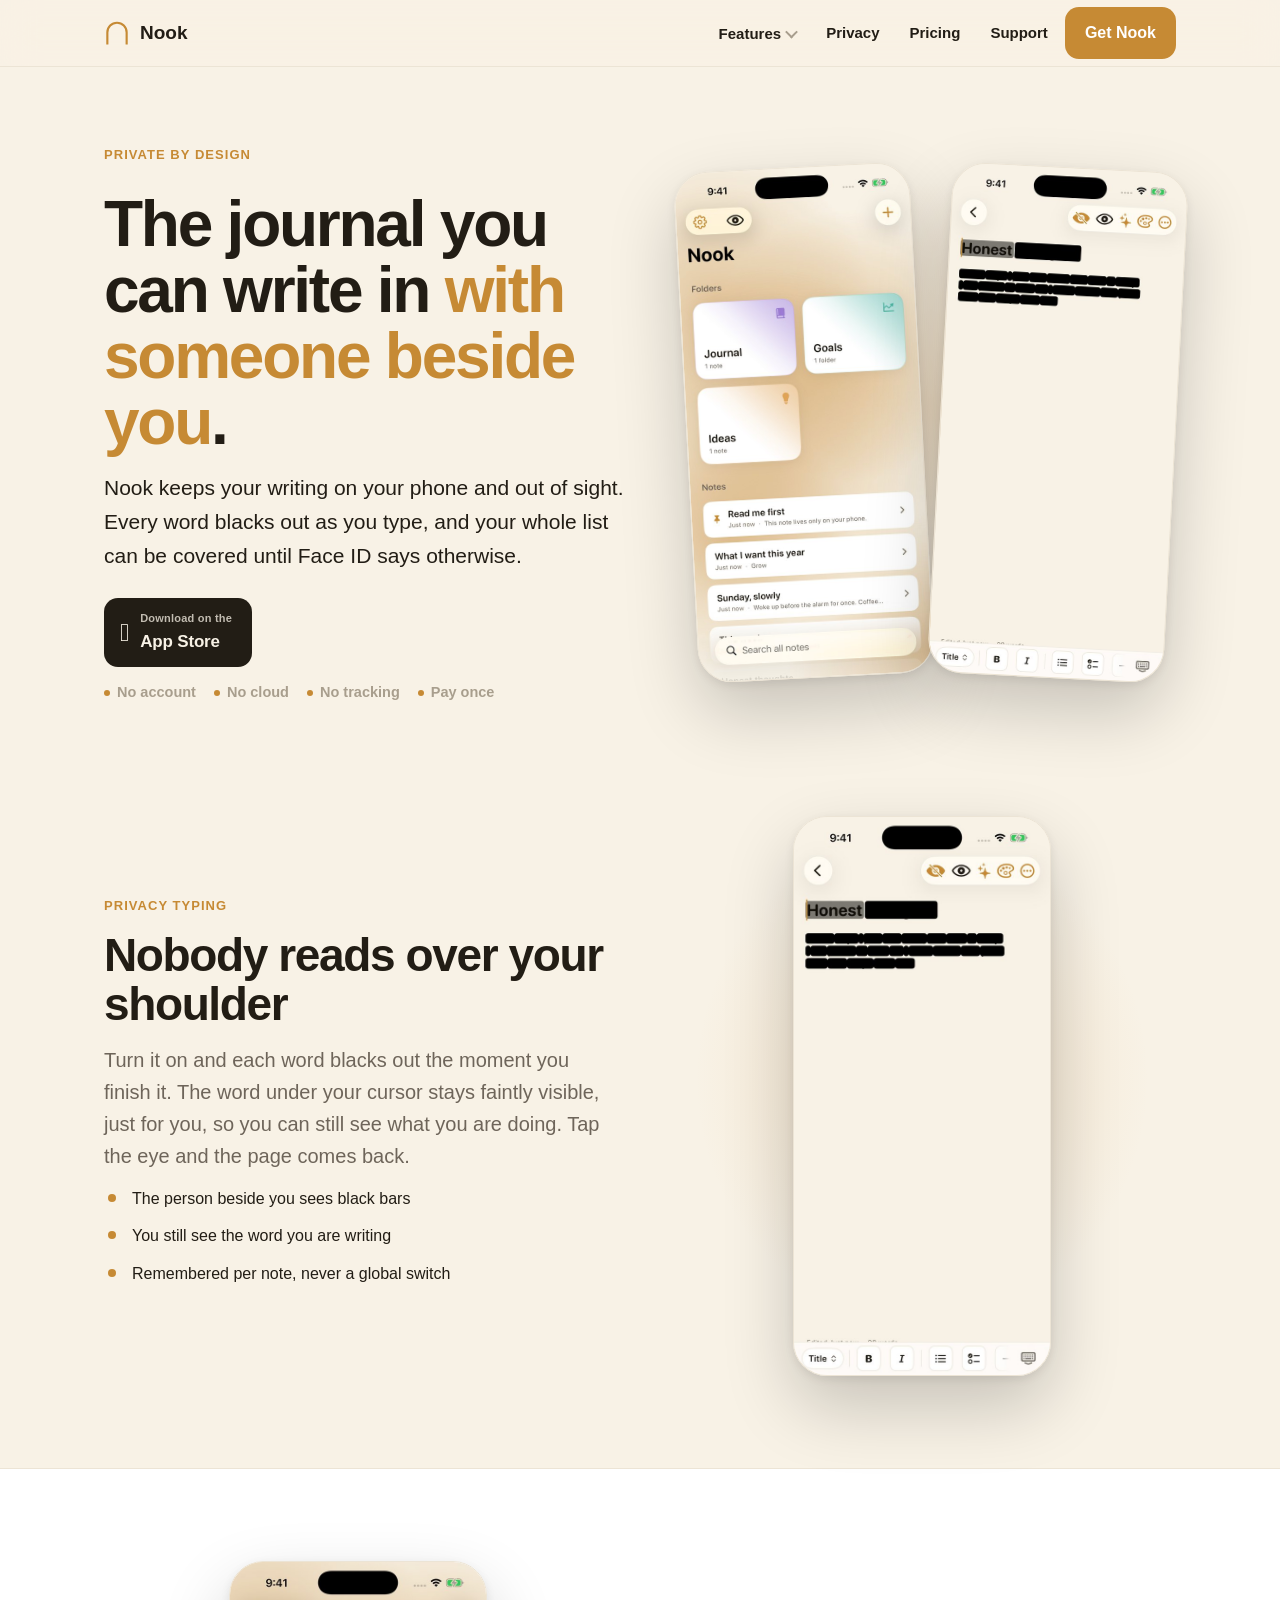
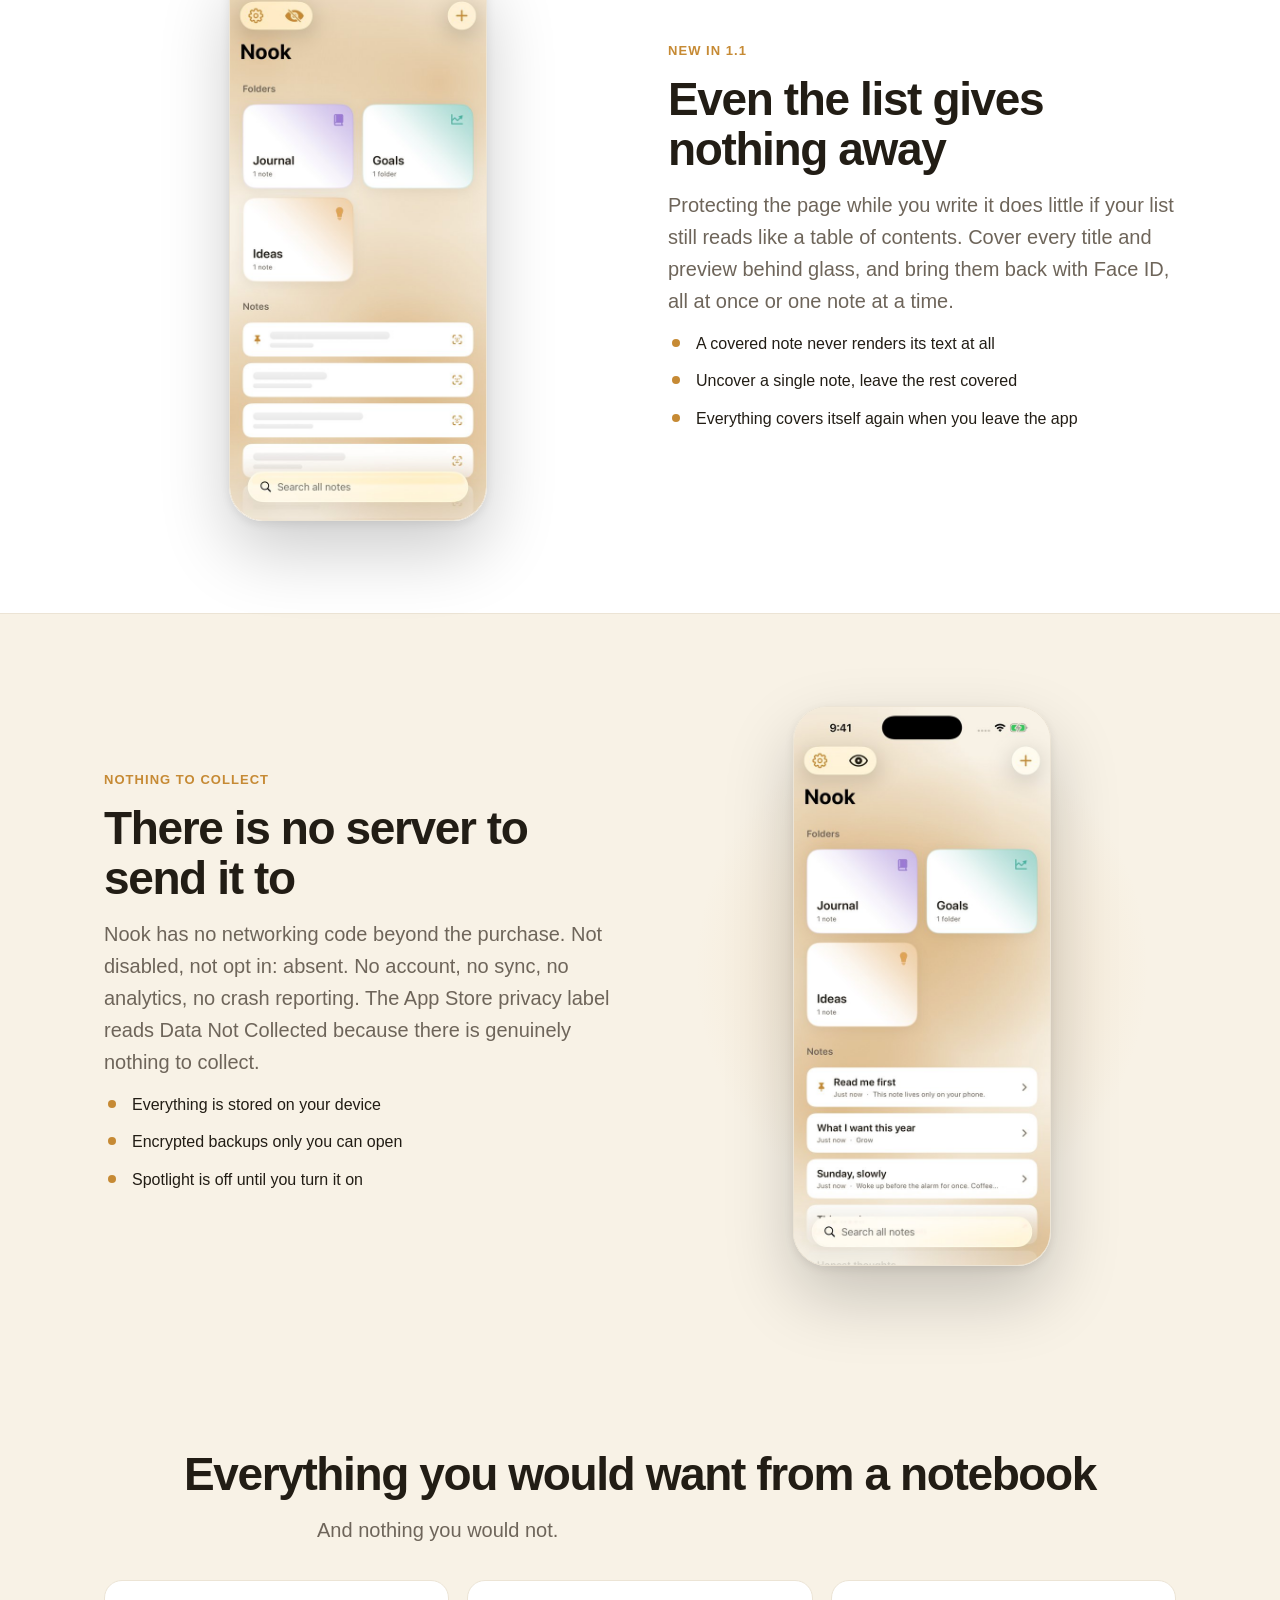
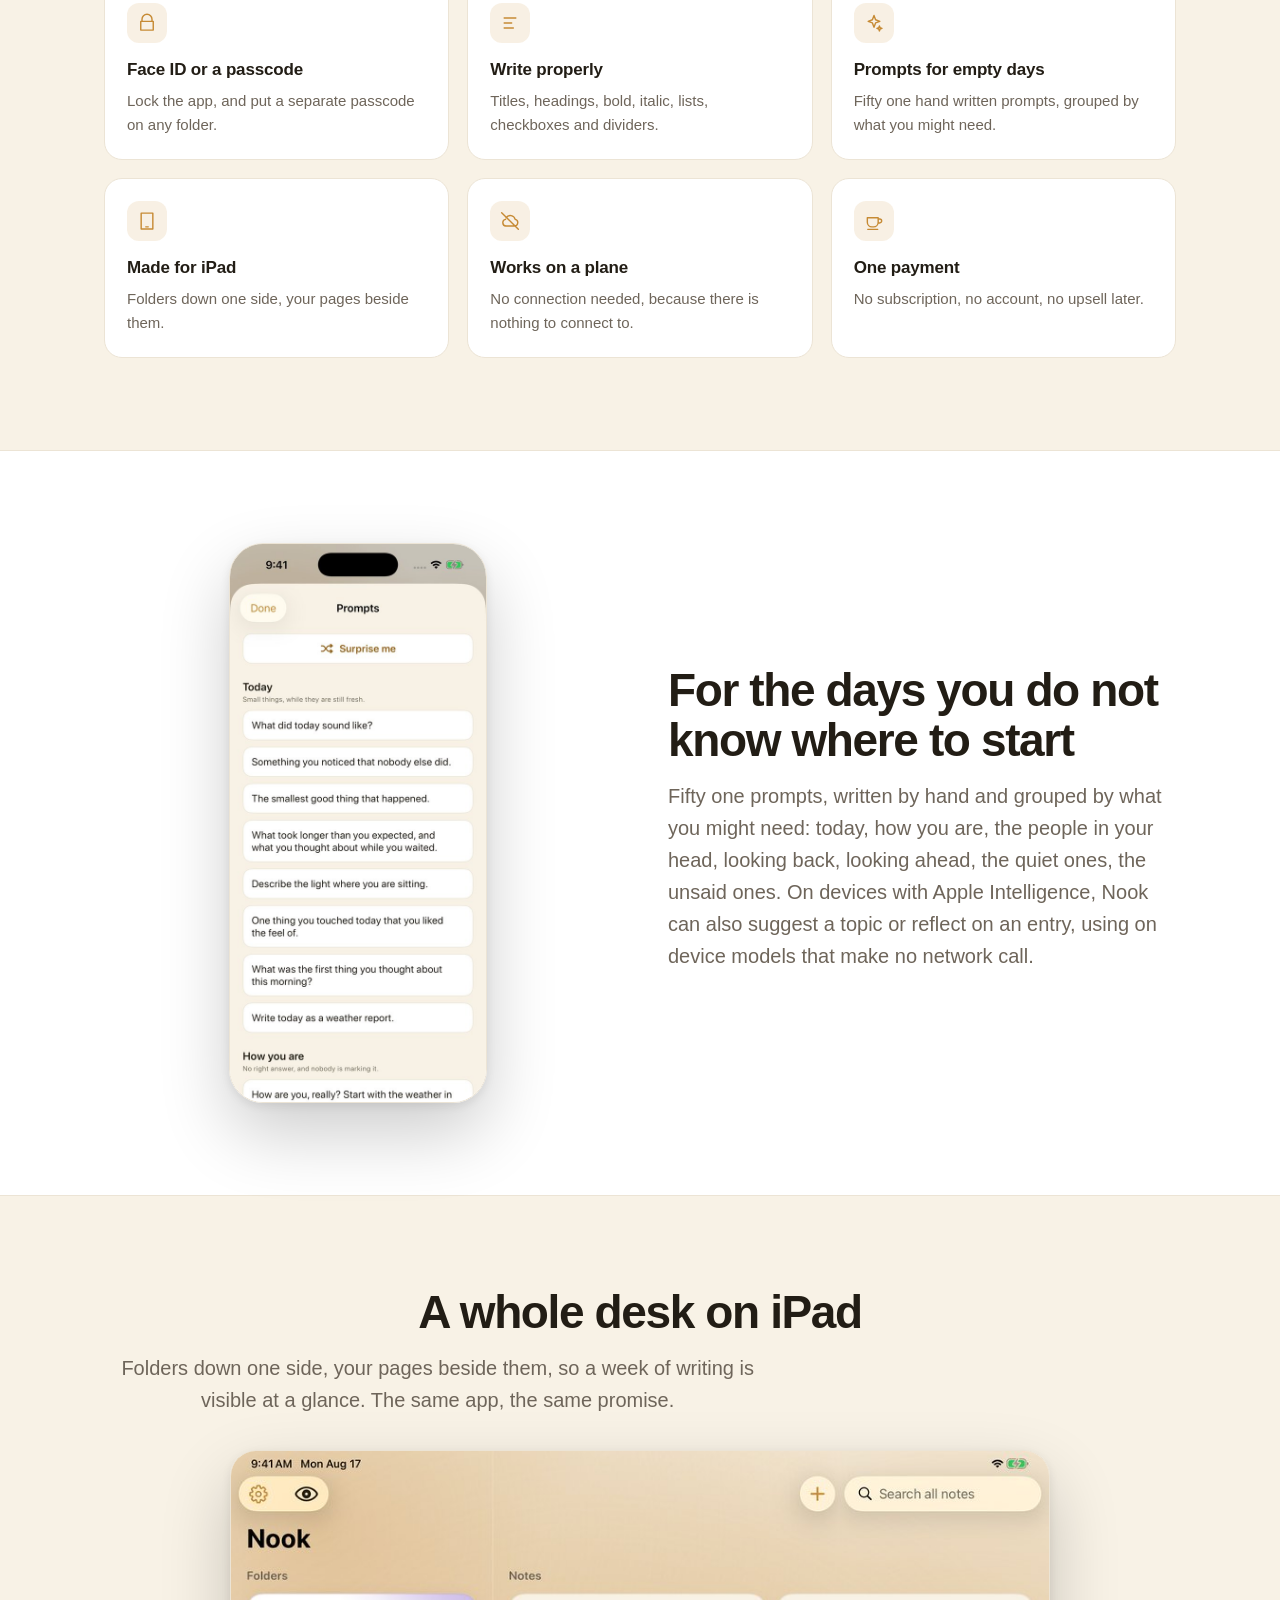
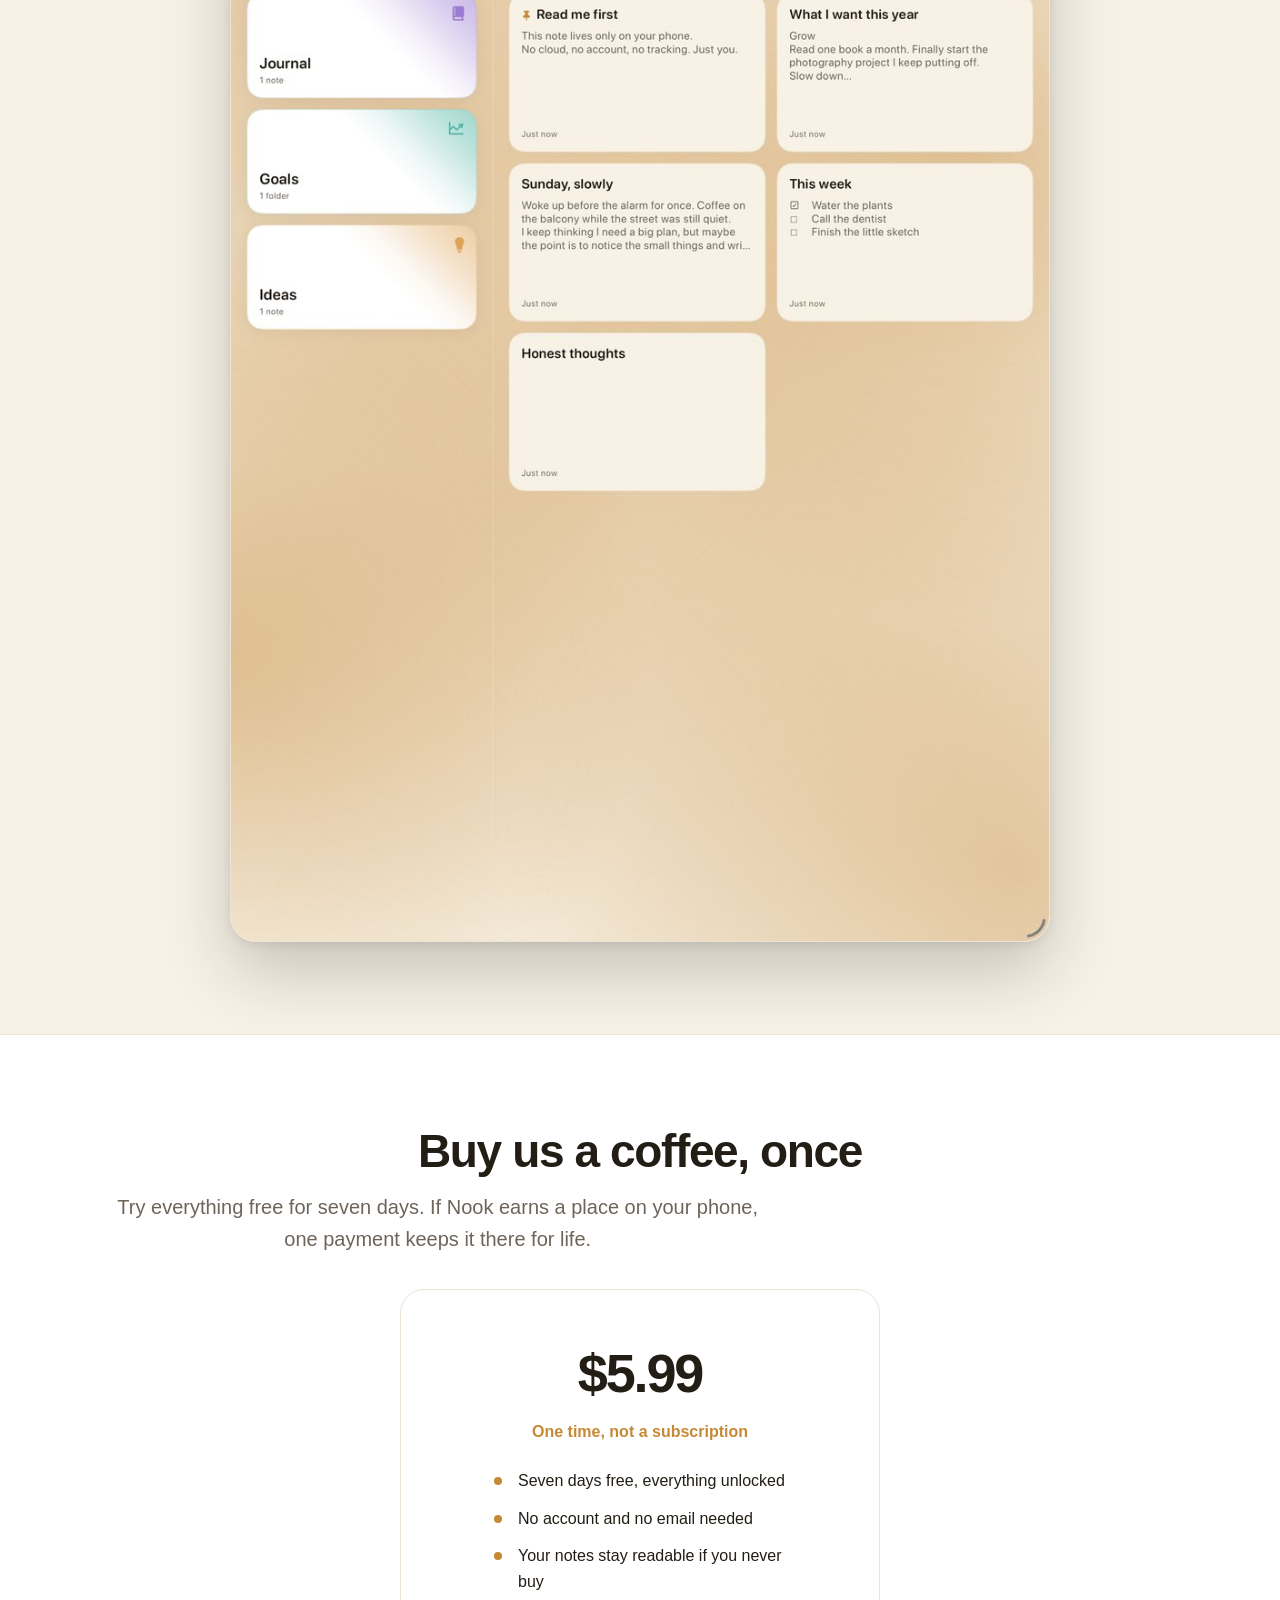
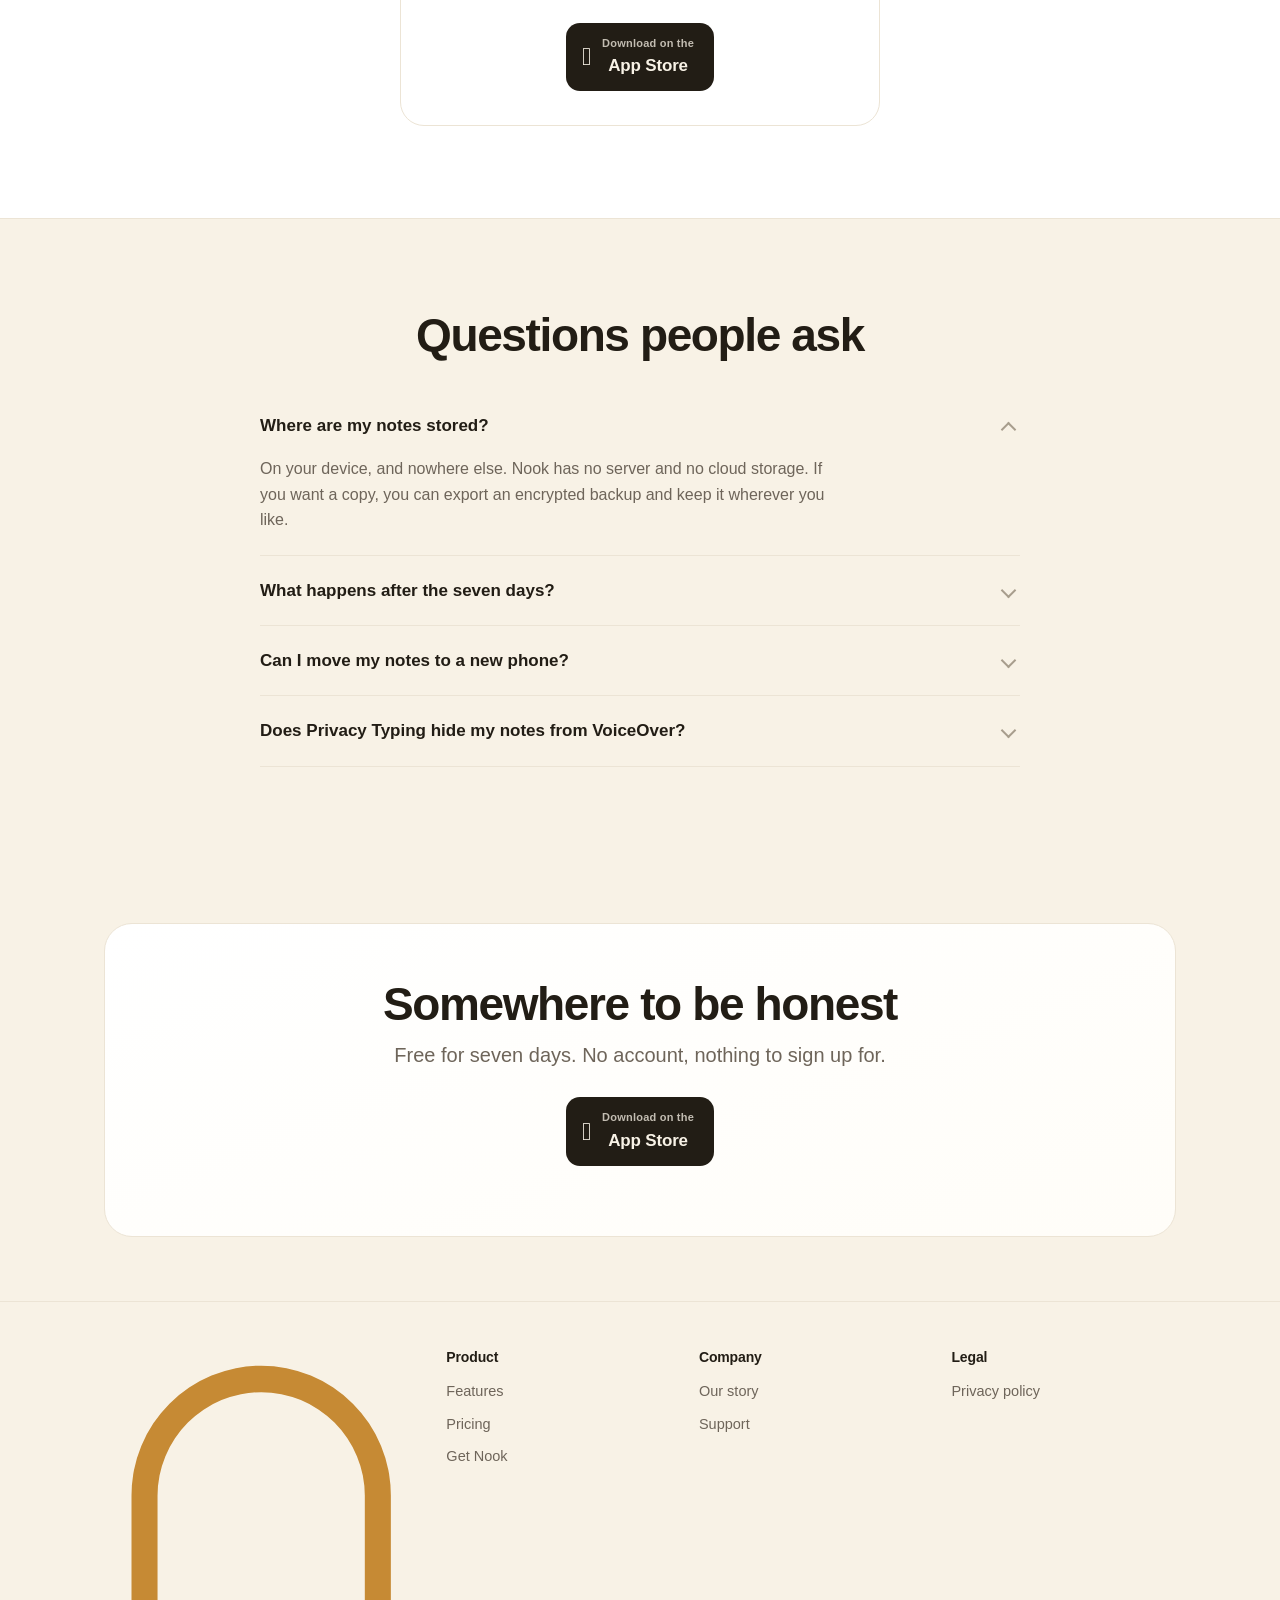
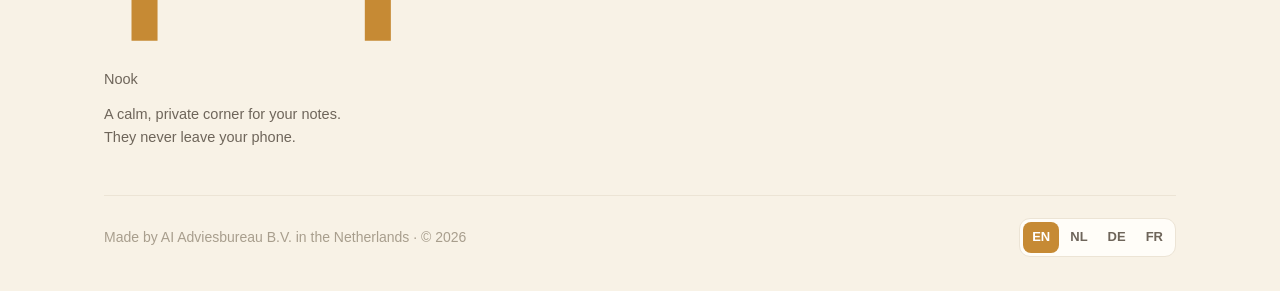
<file: index.html>
<!DOCTYPE html>
<html lang="en" dir="ltr">
<head>
<meta charset="UTF-8">
<meta name="viewport" content="width=device-width, initial-scale=1">
<title>Nook: the private journal that never leaves your phone</title>
<meta name="description" content="A calm, private place for your notes. Privacy Typing blacks out every word as you write, and the whole list can be covered too. No cloud, no account, no tracking.">
<meta property="og:title" content="Nook: the private journal that never leaves your phone">
<meta property="og:description" content="A calm, private place for your notes. Privacy Typing blacks out every word as you write, and the whole list can be covered too. No cloud, no account, no tracking.">
<meta property="og:type" content="website">
<meta property="og:image" content="https://ai-adviesbureau.github.io/Nook-Private-Notes/img/hidden.jpg">
<meta name="twitter:card" content="summary_large_image">
<link rel="alternate" hreflang="en" href="https://ai-adviesbureau.github.io/Nook-Private-Notes/"><link rel="alternate" hreflang="nl" href="https://ai-adviesbureau.github.io/Nook-Private-Notes/nl/"><link rel="alternate" hreflang="de" href="https://ai-adviesbureau.github.io/Nook-Private-Notes/de/"><link rel="alternate" hreflang="fr" href="https://ai-adviesbureau.github.io/Nook-Private-Notes/fr/"><link rel="alternate" hreflang="x-default" href="https://ai-adviesbureau.github.io/Nook-Private-Notes/">
<link rel="icon" href="data:image/svg+xml,%3Csvg xmlns='http://www.w3.org/2000/svg' viewBox='0 0 64 64'%3E%3Cpath fill-rule='evenodd' fill='%23C68A34' d='M5.6 60 L5.6 30.4 A26.4 26.4 0 0 1 58.4 30.4 L58.4 60 L53.1 60 L53.1 30.5 A21.1 21.1 0 0 0 10.9 30.5 L10.9 60 Z'/%3E%3C/svg%3E">
<link rel="stylesheet" href="style.css">
<link rel="stylesheet" href="site.css">
</head>
<body class="site">

<nav class="nav">
  <div class="nav-inner">
    <a class="logo" href=""><svg class="mark" viewBox="0 0 64 64" aria-hidden="true"><path class="mark-arch" fill-rule="evenodd" d="M5.6 60 L5.6 30.4 A26.4 26.4 0 0 1 58.4 30.4 L58.4 60 L53.1 60 L53.1 30.5 A21.1 21.1 0 0 0 10.9 30.5 L10.9 60 Z"/></svg><span>Nook</span></a>
    <div class="nav-spacer"></div>
    <button class="nav-toggle" aria-label="Menu" aria-expanded="false" data-menu><span></span></button>
    <ul class="nav-links" data-links>
      <li>
        <button class="nav-link" aria-expanded="false" data-mega>Features<i class="chev"></i></button>
        <div class="mega">
          <div class="mega-grid"><a class="mega-item" href="#features"><span class="ico"><svg viewBox="0 0 24 24" width="20" height="20" fill="none" stroke="currentColor" stroke-width="1.7" stroke-linecap="round" stroke-linejoin="round" aria-hidden="true"><path d="M2 2l20 20M6.7 6.8A10.6 10.6 0 001 12s4 7 11 7a10.5 10.5 0 005.3-1.4M9.9 5.2A11.6 11.6 0 0112 5c7 0 11 7 11 7a20.7 20.7 0 01-3.2 4.2M9.9 9.9a3 3 0 004.2 4.2"/></svg></span><span><b>Privacy Typing</b><span>Each word blacks out the moment you finish it.</span></span></a><a class="mega-item" href="#features"><span class="ico"><svg viewBox="0 0 24 24" width="20" height="20" fill="none" stroke="currentColor" stroke-width="1.7" stroke-linecap="round" stroke-linejoin="round" aria-hidden="true"><path d="M3 5.5h18v13H3zM6 9.5h9M6 13.5h6M17.5 14.5v3M16 17.5h3"/></svg></span><span><b>Hide your notes</b><span>Cover every title and preview in the list.</span></span></a><a class="mega-item" href="#features"><span class="ico"><svg viewBox="0 0 24 24" width="20" height="20" fill="none" stroke="currentColor" stroke-width="1.7" stroke-linecap="round" stroke-linejoin="round" aria-hidden="true"><path d="M6 10V7.5a6 6 0 1112 0V10M4.5 10h15v10.5h-15z"/></svg></span><span><b>Face ID and folder locks</b><span>Your face, your passcode, your rules.</span></span></a><a class="mega-item" href="#features"><span class="ico"><svg viewBox="0 0 24 24" width="20" height="20" fill="none" stroke="currentColor" stroke-width="1.7" stroke-linecap="round" stroke-linejoin="round" aria-hidden="true"><path d="M12 3l1.9 5.1L19 10l-5.1 1.9L12 17l-1.9-5.1L5 10l5.1-1.9zM18.5 15.5l.8 2.2 2.2.8-2.2.8-.8 2.2-.8-2.2-2.2-.8 2.2-.8z"/></svg></span><span><b>Writing prompts</b><span>Fifty one of them, written by hand.</span></span></a><a class="mega-item" href="#features"><span class="ico"><svg viewBox="0 0 24 24" width="20" height="20" fill="none" stroke="currentColor" stroke-width="1.7" stroke-linecap="round" stroke-linejoin="round" aria-hidden="true"><path d="M5 6h14M5 12h9M5 18h11"/></svg></span><span><b>Rich text and colour</b><span>Titles, lists, checkboxes, your own palette.</span></span></a><a class="mega-item" href="#features"><span class="ico"><svg viewBox="0 0 24 24" width="20" height="20" fill="none" stroke="currentColor" stroke-width="1.7" stroke-linecap="round" stroke-linejoin="round" aria-hidden="true"><path d="M5 2.5h14v19H5zM10.5 19h3"/></svg></span><span><b>iPad and widgets</b><span>A two column desk, and quick capture.</span></span></a></div>
          <div class="mega-foot"><span>Every feature works offline, on your device.</span><span class="lang"><a href="" hreflang="en" aria-current="true">EN</a><a href="nl/" hreflang="nl">NL</a><a href="de/" hreflang="de">DE</a><a href="fr/" hreflang="fr">FR</a></span></div>
        </div>
      </li>
      <li><a class="nav-link" href="#privacy">Privacy</a></li>
      <li><a class="nav-link" href="#pricing">Pricing</a></li>
      <li><a class="nav-link" href="support.html">Support</a></li>
      <li><a class="btn primary" href="https://apps.apple.com/app/id6784182129">Get Nook</a></li>
    </ul>
  </div>
</nav>

<header class="hero-wrap">
  <div class="wrap">
    <div class="hero-grid">
      <div>
        <span class="eyebrow">Private by design</span>
        <h1>The journal you can write in <span class="accent">with someone beside you</span>.</h1>
        <p class="lede">Nook keeps your writing on your phone and out of sight. Every word blacks out as you type, and your whole list can be covered until Face ID says otherwise.</p>
        <div class="badges"><a class="appstore" href="https://apps.apple.com/app/id6784182129"><span class="glyph" aria-hidden="true">&#63743;</span><span><small>Download on the</small><b>App Store</b></span></a></div>
        <div class="trust"><span>No account</span><span>No cloud</span><span>No tracking</span><span>Pay once</span></div>
      </div>
      <div class="hero-art">
        <div class="device-pair">
          <img class="device device-tilt" src="img/home-light.jpg" alt="The Nook home screen with folders and notes." width="540" height="1174">
          <img class="device device-tilt-r" src="img/privacy-typing.jpg" alt="A note with every word blacked out except the one being typed." width="540" height="1174">
        </div>
      </div>
    </div>
  </div>
</header>

<main id="features">

    <section class="section" >
      <div class="wrap">
        <div class="row">
          <div>
            <span class="eyebrow">Privacy Typing</span>
            <h2>Nobody reads over your shoulder</h2>
            <p class="lede">Turn it on and each word blacks out the moment you finish it. The word under your cursor stays faintly visible, just for you, so you can still see what you are doing. Tap the eye and the page comes back.</p>
            <ul class="clean"><li>The person beside you sees black bars</li><li>You still see the word you are writing</li><li>Remembered per note, never a global switch</li></ul>
          </div>
          <div class="row-art hero-art">
            <img class="device" src="img/privacy-typing.jpg" alt="A note with every word blacked out except the one being typed." loading="lazy" width="540" height="1174">
          </div>
        </div>
      </div>
    </section>
    <section class="section alt" >
      <div class="wrap">
        <div class="row flip">
          <div>
            <span class="eyebrow">New in 1.1</span>
            <h2>Even the list gives nothing away</h2>
            <p class="lede">Protecting the page while you write it does little if your list still reads like a table of contents. Cover every title and preview behind glass, and bring them back with Face ID, all at once or one note at a time.</p>
            <ul class="clean"><li>A covered note never renders its text at all</li><li>Uncover a single note, leave the rest covered</li><li>Everything covers itself again when you leave the app</li></ul>
          </div>
          <div class="row-art hero-art">
            <img class="device" src="img/hidden.jpg" alt="The home screen with every note title and preview covered." loading="lazy" width="540" height="1174">
          </div>
        </div>
      </div>
    </section>
    <section class="section" id="privacy">
      <div class="wrap">
        <div class="row">
          <div>
            <span class="eyebrow">Nothing to collect</span>
            <h2>There is no server to send it to</h2>
            <p class="lede">Nook has no networking code beyond the purchase. Not disabled, not opt in: absent. No account, no sync, no analytics, no crash reporting. The App Store privacy label reads Data Not Collected because there is genuinely nothing to collect.</p>
            <ul class="clean"><li>Everything is stored on your device</li><li>Encrypted backups only you can open</li><li>Spotlight is off until you turn it on</li></ul>
          </div>
          <div class="row-art hero-art">
            <img class="device" src="img/home-light.jpg" alt="The Nook home screen with folders and notes." loading="lazy" width="540" height="1174">
          </div>
        </div>
      </div>
    </section>

  <section class="section">
    <div class="wrap center">
      <h2>Everything you would want from a notebook</h2>
      <p class="lede">And nothing you would not.</p>
      <div class="grid"><div class="tile"><div class="ico"><svg viewBox="0 0 24 24" width="20" height="20" fill="none" stroke="currentColor" stroke-width="1.7" stroke-linecap="round" stroke-linejoin="round" aria-hidden="true"><path d="M6 10V7.5a6 6 0 1112 0V10M4.5 10h15v10.5h-15z"/></svg></div><h3>Face ID or a passcode</h3><p>Lock the app, and put a separate passcode on any folder.</p></div><div class="tile"><div class="ico"><svg viewBox="0 0 24 24" width="20" height="20" fill="none" stroke="currentColor" stroke-width="1.7" stroke-linecap="round" stroke-linejoin="round" aria-hidden="true"><path d="M5 6h14M5 12h9M5 18h11"/></svg></div><h3>Write properly</h3><p>Titles, headings, bold, italic, lists, checkboxes and dividers.</p></div><div class="tile"><div class="ico"><svg viewBox="0 0 24 24" width="20" height="20" fill="none" stroke="currentColor" stroke-width="1.7" stroke-linecap="round" stroke-linejoin="round" aria-hidden="true"><path d="M12 3l1.9 5.1L19 10l-5.1 1.9L12 17l-1.9-5.1L5 10l5.1-1.9zM18.5 15.5l.8 2.2 2.2.8-2.2.8-.8 2.2-.8-2.2-2.2-.8 2.2-.8z"/></svg></div><h3>Prompts for empty days</h3><p>Fifty one hand written prompts, grouped by what you might need.</p></div><div class="tile"><div class="ico"><svg viewBox="0 0 24 24" width="20" height="20" fill="none" stroke="currentColor" stroke-width="1.7" stroke-linecap="round" stroke-linejoin="round" aria-hidden="true"><path d="M5 2.5h14v19H5zM10.5 19h3"/></svg></div><h3>Made for iPad</h3><p>Folders down one side, your pages beside them.</p></div><div class="tile"><div class="ico"><svg viewBox="0 0 24 24" width="20" height="20" fill="none" stroke="currentColor" stroke-width="1.7" stroke-linecap="round" stroke-linejoin="round" aria-hidden="true"><path d="M2 2l20 20M7.5 18h9.8a4 4 0 00.9-7.9A6 6 0 007.3 8.2M6.6 10.1A4 4 0 007 18"/></svg></div><h3>Works on a plane</h3><p>No connection needed, because there is nothing to connect to.</p></div><div class="tile"><div class="ico"><svg viewBox="0 0 24 24" width="20" height="20" fill="none" stroke="currentColor" stroke-width="1.7" stroke-linecap="round" stroke-linejoin="round" aria-hidden="true"><path d="M4 8h13v5.5A5.5 5.5 0 0111.5 19h-2A5.5 5.5 0 014 13.5zM17 9.5h1.8a2.4 2.4 0 010 4.8H17M4.5 22h12"/></svg></div><h3>One payment</h3><p>No subscription, no account, no upsell later.</p></div></div>
    </div>
  </section>

  <section class="section alt">
    <div class="wrap">
      <div class="row flip">
        <div>
          <h2>For the days you do not know where to start</h2>
          <p class="lede">Fifty one prompts, written by hand and grouped by what you might need: today, how you are, the people in your head, looking back, looking ahead, the quiet ones, the unsaid ones. On devices with Apple Intelligence, Nook can also suggest a topic or reflect on an entry, using on device models that make no network call.</p>
        </div>
        <div class="row-art hero-art">
          <img class="device" src="img/prompts.jpg" alt="Writing prompts" loading="lazy" width="540" height="1174">
        </div>
      </div>
    </div>
  </section>

  <section class="section">
    <div class="wrap center">
      <h2>A whole desk on iPad</h2>
      <p class="lede">Folders down one side, your pages beside them, so a week of writing is visible at a glance. The same app, the same promise.</p>
      <div style="margin-top:34px">
        <img class="device" src="img/ipad.jpg" alt="A whole desk on iPad" loading="lazy" width="900" height="1200" style="max-width:820px;margin-inline:auto;border-radius:26px">
      </div>
    </div>
  </section>

  <section class="section alt" id="pricing">
    <div class="wrap center">
      <h2>Buy us a coffee, once</h2>
      <p class="lede">Try everything free for seven days. If Nook earns a place on your phone, one payment keeps it there for life.</p>
      <div class="price-card">
        <div class="amount">$5.99</div>
        <div class="once">One time, not a subscription</div>
        <ul class="clean"><li>Seven days free, everything unlocked</li><li>No account and no email needed</li><li>Your notes stay readable if you never buy</li></ul>
        <a class="appstore" href="https://apps.apple.com/app/id6784182129"><span class="glyph" aria-hidden="true">&#63743;</span><span><small>Download on the</small><b>App Store</b></span></a>
      </div>
    </div>
  </section>

  <section class="section">
    <div class="wrap">
      <div class="center"><h2>Questions people ask</h2></div>
      <div class="faq"><details open><summary>Where are my notes stored?</summary><p>On your device, and nowhere else. Nook has no server and no cloud storage. If you want a copy, you can export an encrypted backup and keep it wherever you like.</p></details><details><summary>What happens after the seven days?</summary><p>Your notes stay readable and exportable. Creating and editing pause until the one time purchase, which never expires.</p></details><details><summary>Can I move my notes to a new phone?</summary><p>Yes. Export an encrypted backup, choose a passphrase, and open it on the new device. Without the passphrase nobody can open that file, including us.</p></details><details><summary>Does Privacy Typing hide my notes from VoiceOver?</summary><p>No, and that is deliberate. Privacy Typing is visual only, so the person who relies on VoiceOver, the owner of the notes, keeps full access.</p></details></div>
    </div>
  </section>

  <section class="section tight">
    <div class="wrap">
      <div class="cta">
        <h2>Somewhere to be honest</h2>
        <p class="lede center" style="margin-inline:auto">Free for seven days. No account, nothing to sign up for.</p>
        <div class="badges" style="justify-content:center"><a class="appstore" href="https://apps.apple.com/app/id6784182129"><span class="glyph" aria-hidden="true">&#63743;</span><span><small>Download on the</small><b>App Store</b></span></a></div>
      </div>
    </div>
  </section>
</main>

<footer>
  <div class="wrap">
    <div class="foot-grid">
      <div>
        <a class="logo" href=""><svg class="mark" viewBox="0 0 64 64" aria-hidden="true"><path class="mark-arch" fill-rule="evenodd" d="M5.6 60 L5.6 30.4 A26.4 26.4 0 0 1 58.4 30.4 L58.4 60 L53.1 60 L53.1 30.5 A21.1 21.1 0 0 0 10.9 30.5 L10.9 60 Z"/></svg><span>Nook</span></a>
        <p style="color:var(--muted);font-size:14.5px;max-width:30ch;margin-top:12px">A calm, private corner for your notes. They never leave your phone.</p>
      </div>
      <div>
        <h4>Product</h4>
        <ul>
          <li><a href="#features">Features</a></li>
          <li><a href="#pricing">Pricing</a></li>
          <li><a href="https://apps.apple.com/app/id6784182129">Get Nook</a></li>
        </ul>
      </div>
      <div>
        <h4>Company</h4>
        <ul>
          <li><a href="story.html">Our story</a></li>
          <li><a href="support.html">Support</a></li>
        </ul>
      </div>
      <div>
        <h4>Legal</h4>
        <ul>
          <li><a href="privacy.html">Privacy policy</a></li>
        </ul>
      </div>
    </div>
    <div class="foot-bottom">
      <span>Made by AI Adviesbureau B.V. in the Netherlands &middot; &copy; 2026</span>
      <span class="lang"><a href="" hreflang="en" aria-current="true">EN</a><a href="nl/" hreflang="nl">NL</a><a href="de/" hreflang="de">DE</a><a href="fr/" hreflang="fr">FR</a></span>
    </div>
  </div>
</footer>

<script>
// Progressive enhancement only: the menu already opens on hover and on
// keyboard focus through CSS. This adds tap support and Escape.
document.querySelectorAll('[data-mega]').forEach(function (b) {
  b.addEventListener('click', function (e) {
    e.preventDefault();
    var m = b.nextElementSibling, open = m.dataset.open === 'true';
    m.dataset.open = String(!open);
    b.setAttribute('aria-expanded', String(!open));
  });
});
document.addEventListener('keydown', function (e) {
  if (e.key !== 'Escape') return;
  document.querySelectorAll('.mega[data-open="true"]').forEach(function (m) {
    m.dataset.open = 'false';
    m.previousElementSibling.setAttribute('aria-expanded', 'false');
  });
});
var t = document.querySelector('[data-menu]'), l = document.querySelector('[data-links]');
if (t) t.addEventListener('click', function () {
  var open = l.dataset.open === 'true';
  l.dataset.open = String(!open);
  t.setAttribute('aria-expanded', String(!open));
});
</script>
</body>
</html>
</file>
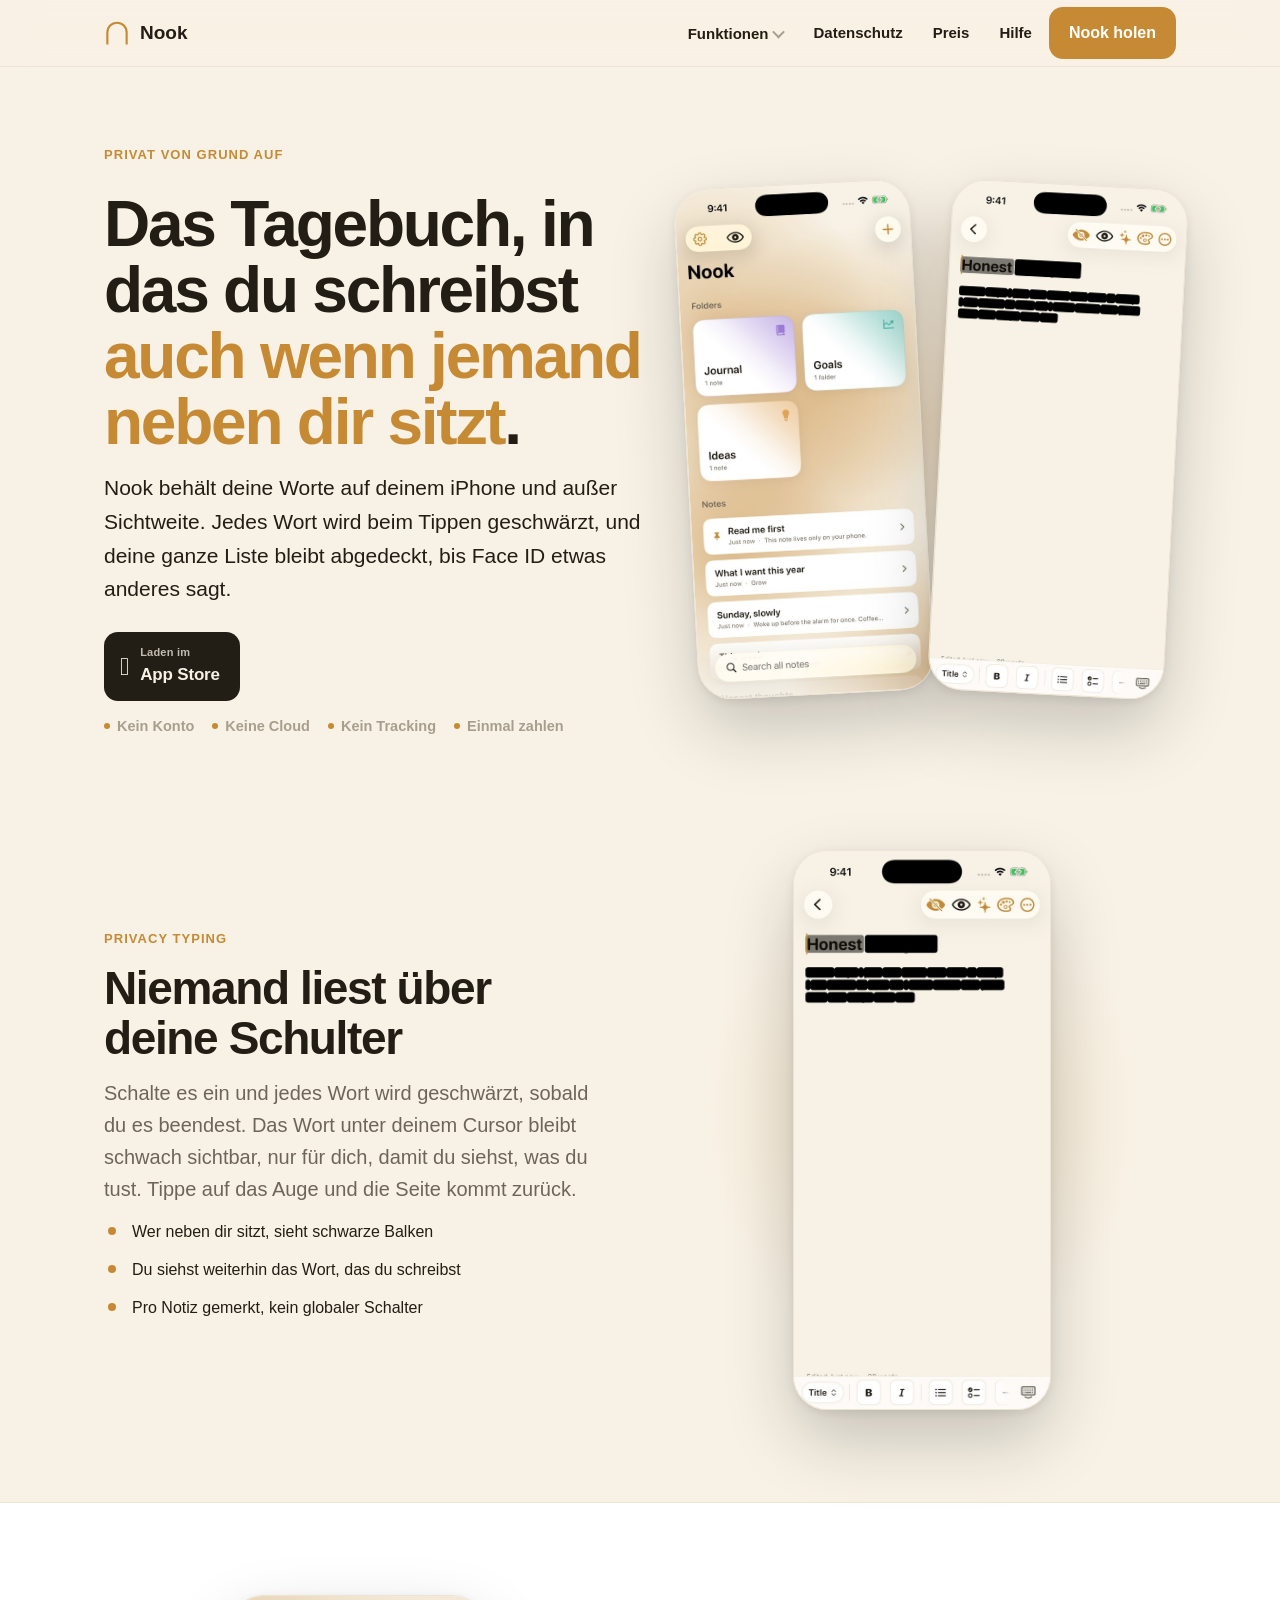
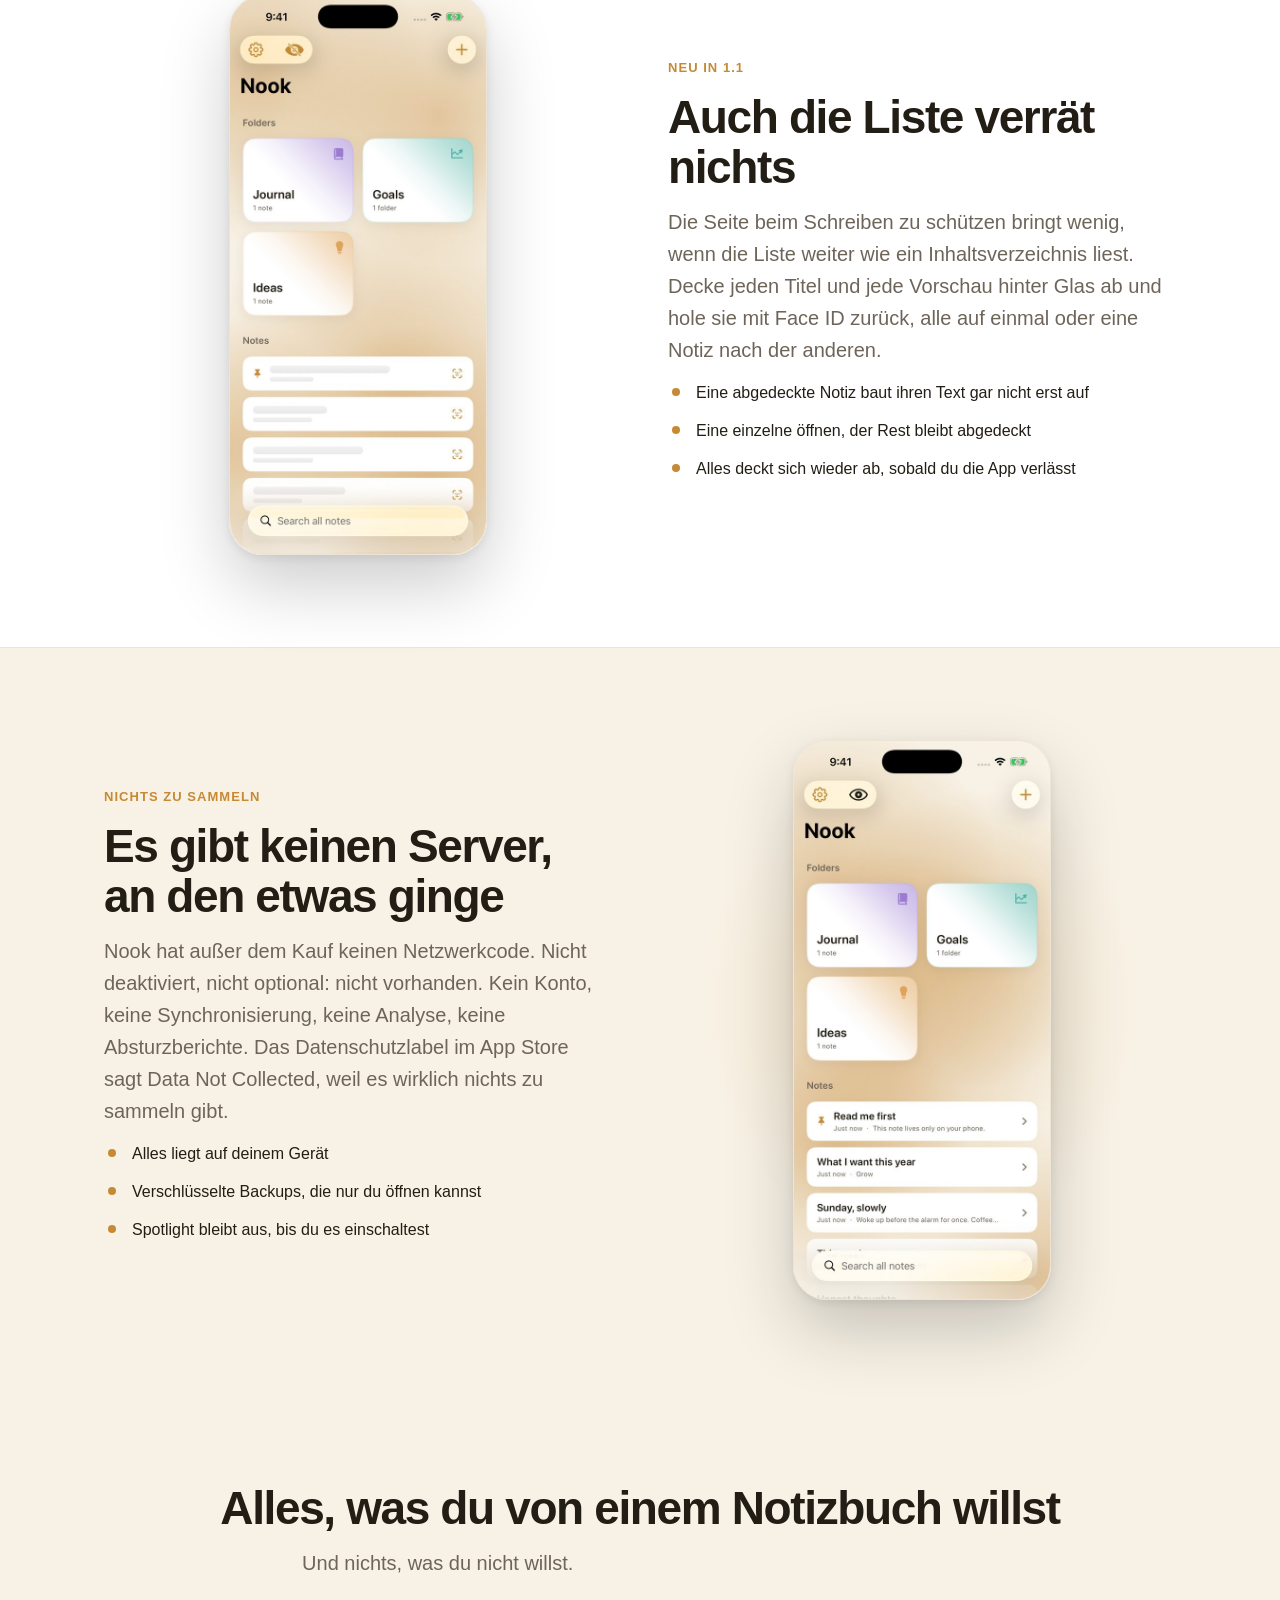
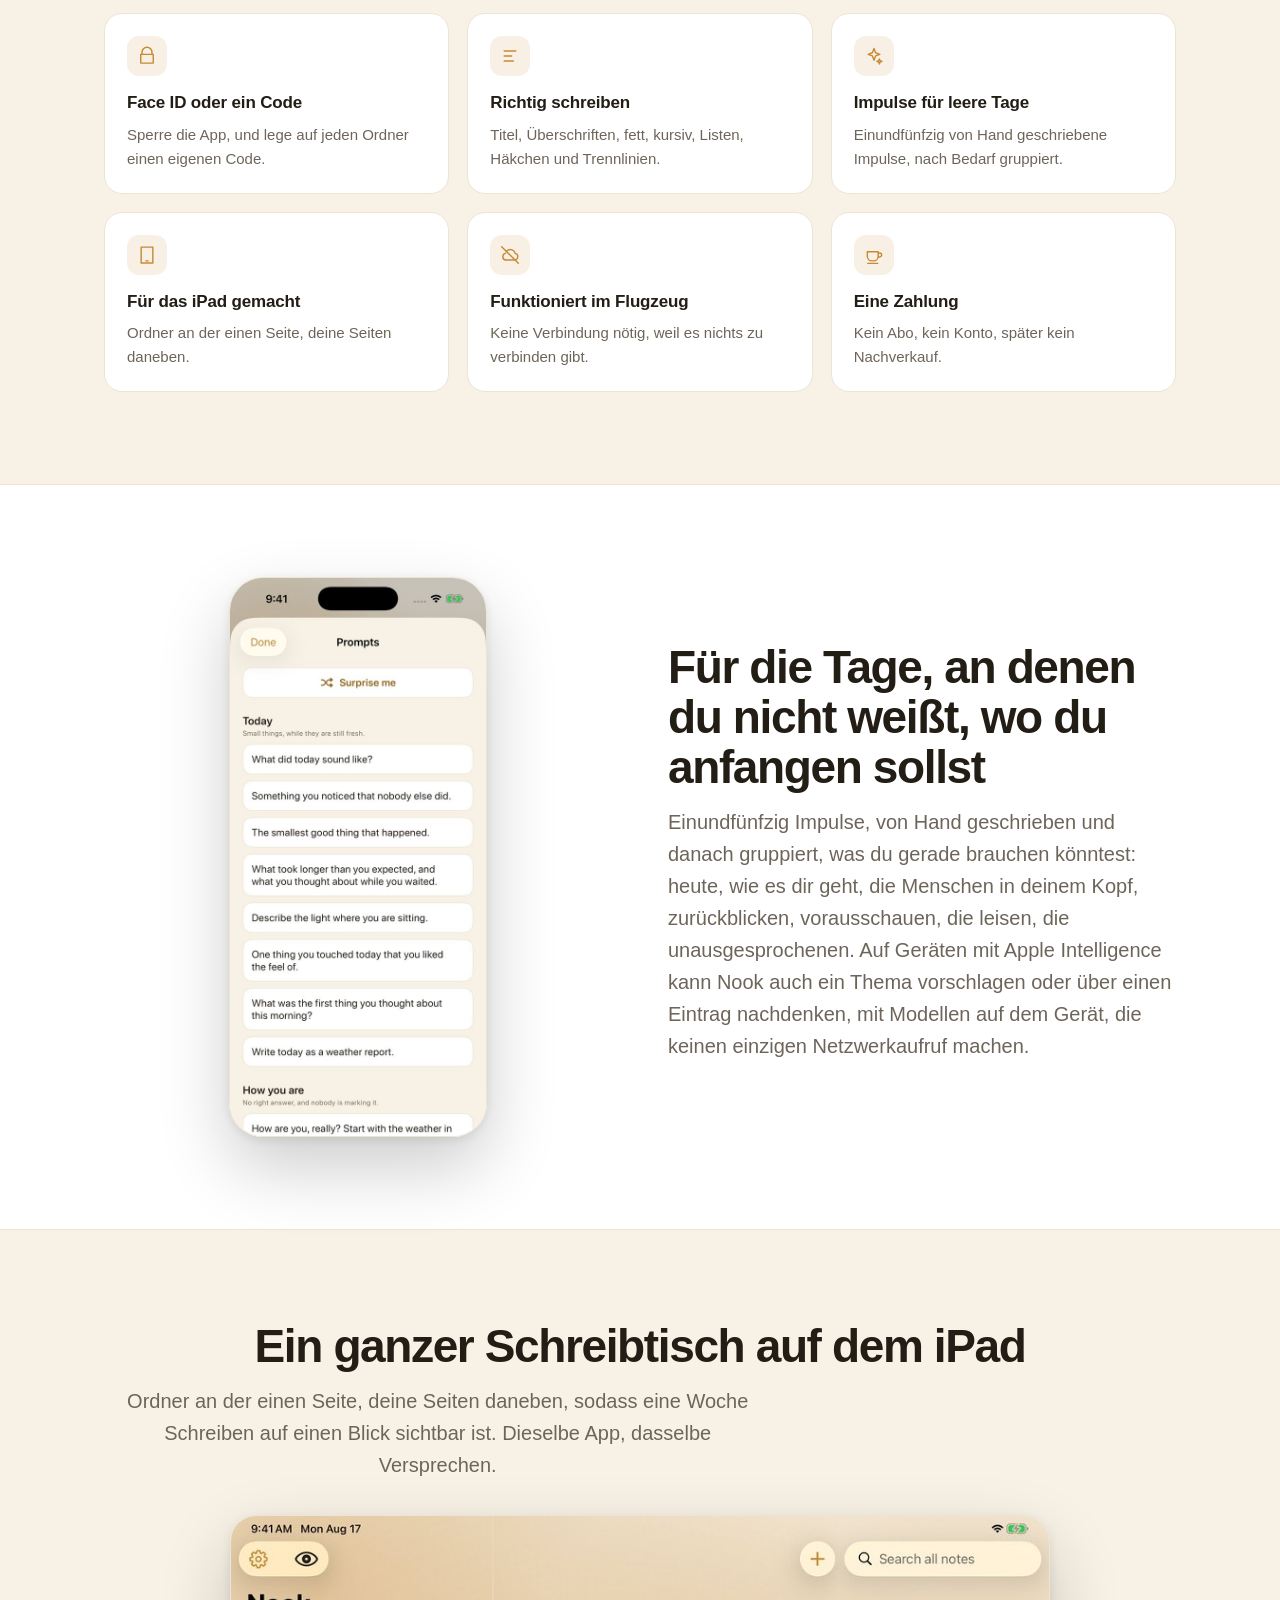
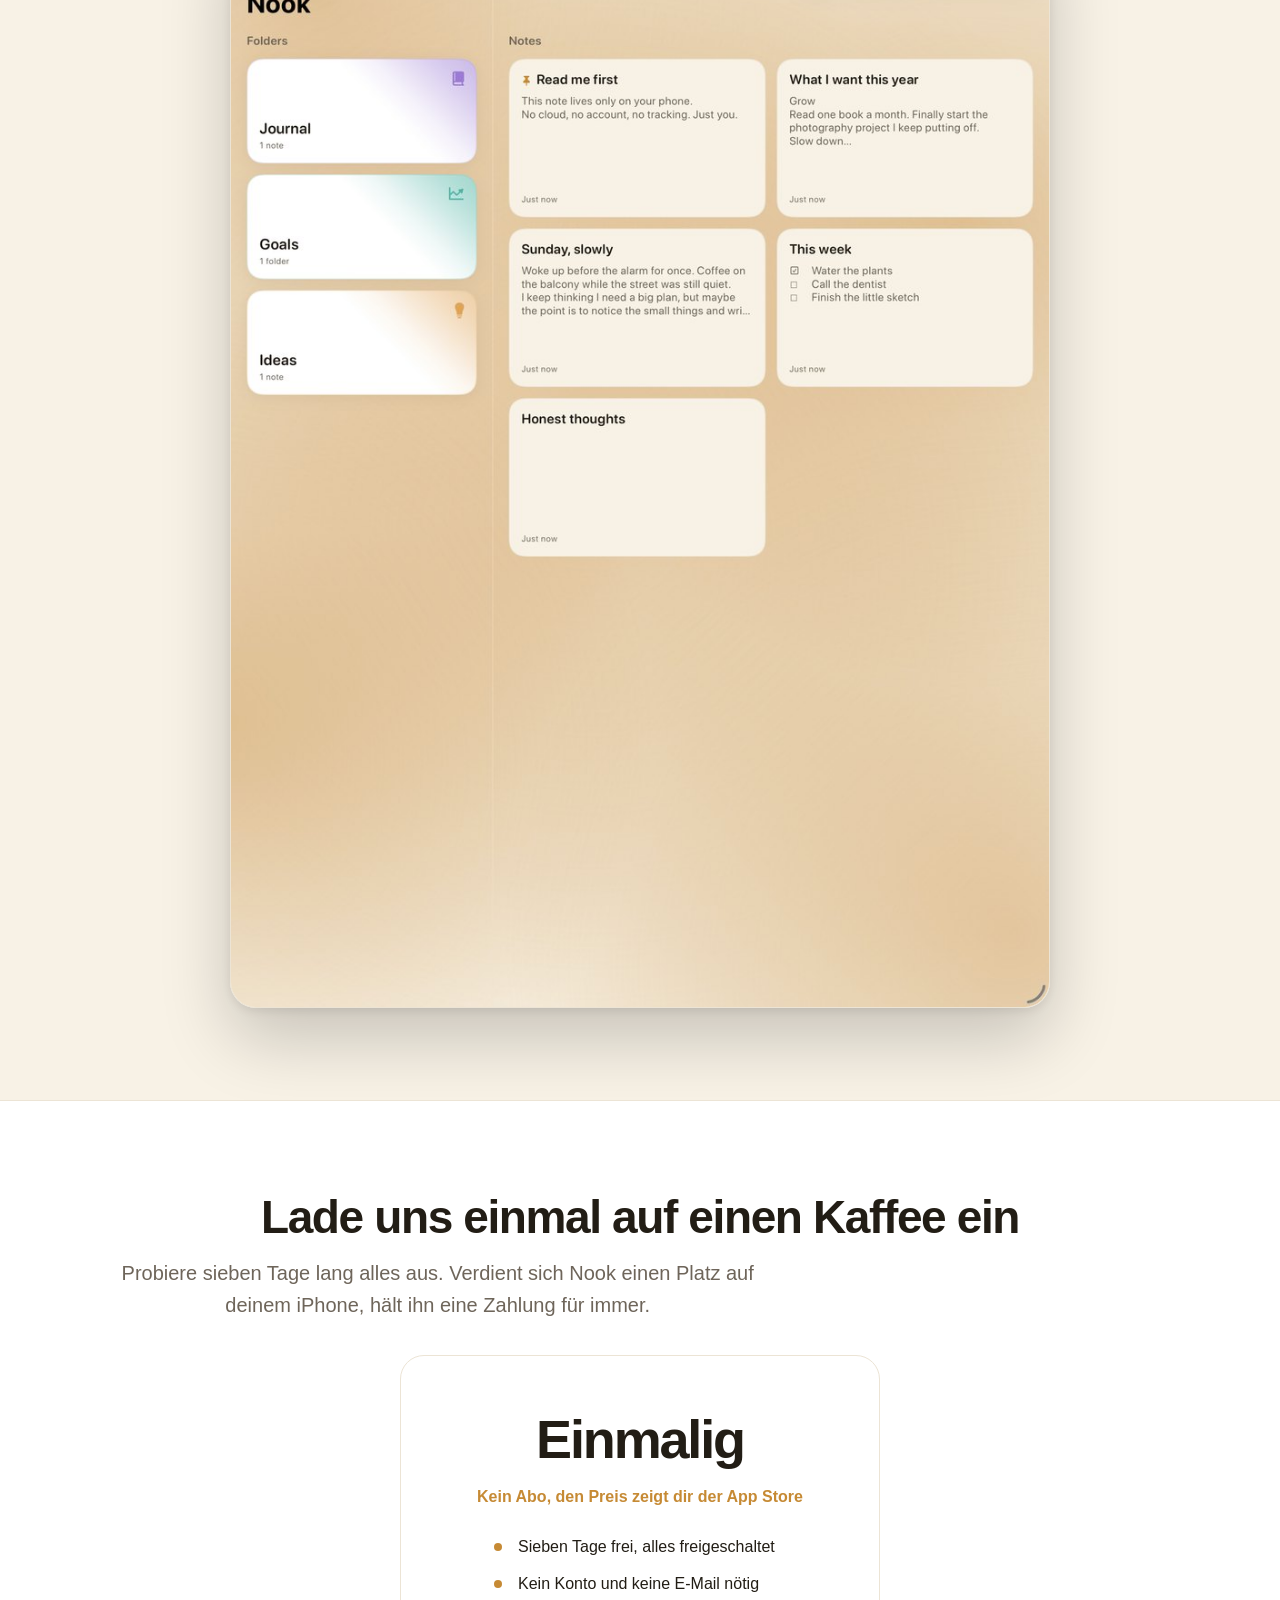
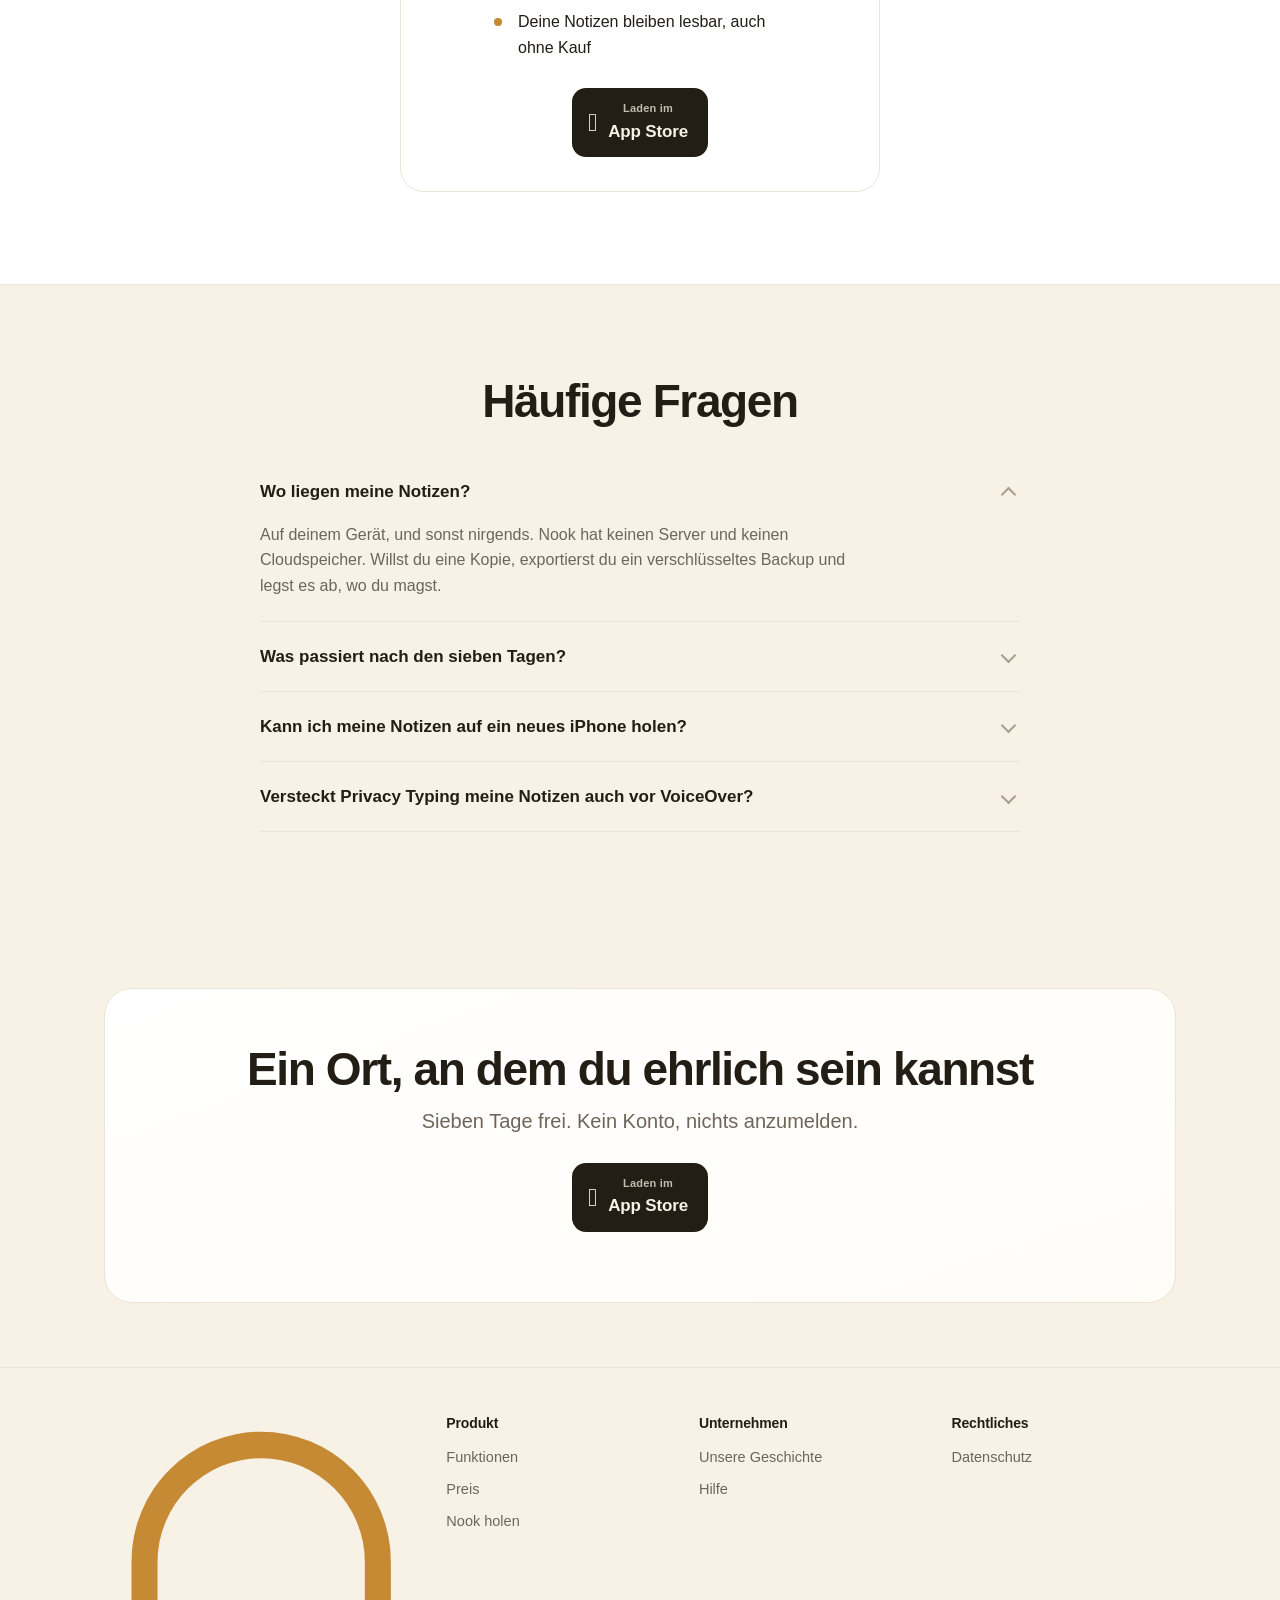
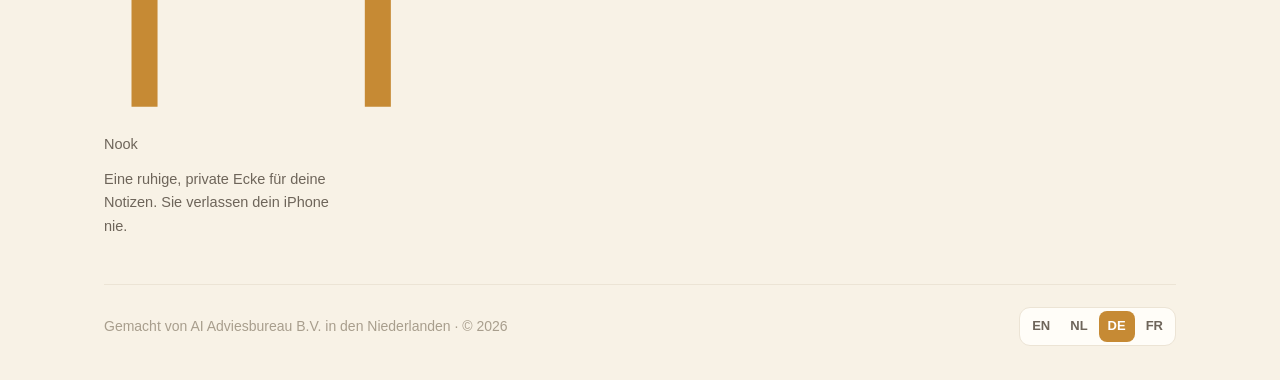
<file: de/index.html>
<!DOCTYPE html>
<html lang="de" dir="ltr">
<head>
<meta charset="UTF-8">
<meta name="viewport" content="width=device-width, initial-scale=1">
<title>Nook: das private Tagebuch, das dein iPhone nie verlässt</title>
<meta name="description" content="Ein ruhiger, privater Ort für deine Notizen. Privacy Typing schwärzt jedes Wort beim Schreiben, und die ganze Liste lässt sich ebenfalls abdecken. Keine Cloud, kein Konto, kein Tracking.">
<meta property="og:title" content="Nook: das private Tagebuch, das dein iPhone nie verlässt">
<meta property="og:description" content="Ein ruhiger, privater Ort für deine Notizen. Privacy Typing schwärzt jedes Wort beim Schreiben, und die ganze Liste lässt sich ebenfalls abdecken. Keine Cloud, kein Konto, kein Tracking.">
<meta property="og:type" content="website">
<meta property="og:image" content="https://ai-adviesbureau.github.io/Nook-Private-Notes/img/hidden.jpg">
<meta name="twitter:card" content="summary_large_image">
<link rel="alternate" hreflang="en" href="https://ai-adviesbureau.github.io/Nook-Private-Notes/"><link rel="alternate" hreflang="nl" href="https://ai-adviesbureau.github.io/Nook-Private-Notes/nl/"><link rel="alternate" hreflang="de" href="https://ai-adviesbureau.github.io/Nook-Private-Notes/de/"><link rel="alternate" hreflang="fr" href="https://ai-adviesbureau.github.io/Nook-Private-Notes/fr/"><link rel="alternate" hreflang="x-default" href="https://ai-adviesbureau.github.io/Nook-Private-Notes/">
<link rel="icon" href="data:image/svg+xml,%3Csvg xmlns='http://www.w3.org/2000/svg' viewBox='0 0 64 64'%3E%3Cpath fill-rule='evenodd' fill='%23C68A34' d='M5.6 60 L5.6 30.4 A26.4 26.4 0 0 1 58.4 30.4 L58.4 60 L53.1 60 L53.1 30.5 A21.1 21.1 0 0 0 10.9 30.5 L10.9 60 Z'/%3E%3C/svg%3E">
<link rel="stylesheet" href="../style.css">
<link rel="stylesheet" href="../site.css">
</head>
<body class="site">

<nav class="nav">
  <div class="nav-inner">
    <a class="logo" href="../"><svg class="mark" viewBox="0 0 64 64" aria-hidden="true"><path class="mark-arch" fill-rule="evenodd" d="M5.6 60 L5.6 30.4 A26.4 26.4 0 0 1 58.4 30.4 L58.4 60 L53.1 60 L53.1 30.5 A21.1 21.1 0 0 0 10.9 30.5 L10.9 60 Z"/></svg><span>Nook</span></a>
    <div class="nav-spacer"></div>
    <button class="nav-toggle" aria-label="Menu" aria-expanded="false" data-menu><span></span></button>
    <ul class="nav-links" data-links>
      <li>
        <button class="nav-link" aria-expanded="false" data-mega>Funktionen<i class="chev"></i></button>
        <div class="mega">
          <div class="mega-grid"><a class="mega-item" href="#features"><span class="ico"><svg viewBox="0 0 24 24" width="20" height="20" fill="none" stroke="currentColor" stroke-width="1.7" stroke-linecap="round" stroke-linejoin="round" aria-hidden="true"><path d="M2 2l20 20M6.7 6.8A10.6 10.6 0 001 12s4 7 11 7a10.5 10.5 0 005.3-1.4M9.9 5.2A11.6 11.6 0 0112 5c7 0 11 7 11 7a20.7 20.7 0 01-3.2 4.2M9.9 9.9a3 3 0 004.2 4.2"/></svg></span><span><b>Privacy Typing</b><span>Jedes Wort wird geschwärzt, sobald du es beendest.</span></span></a><a class="mega-item" href="#features"><span class="ico"><svg viewBox="0 0 24 24" width="20" height="20" fill="none" stroke="currentColor" stroke-width="1.7" stroke-linecap="round" stroke-linejoin="round" aria-hidden="true"><path d="M3 5.5h18v13H3zM6 9.5h9M6 13.5h6M17.5 14.5v3M16 17.5h3"/></svg></span><span><b>Notizen abdecken</b><span>Verdecke jeden Titel und jede Vorschau in der Liste.</span></span></a><a class="mega-item" href="#features"><span class="ico"><svg viewBox="0 0 24 24" width="20" height="20" fill="none" stroke="currentColor" stroke-width="1.7" stroke-linecap="round" stroke-linejoin="round" aria-hidden="true"><path d="M6 10V7.5a6 6 0 1112 0V10M4.5 10h15v10.5h-15z"/></svg></span><span><b>Face ID und Ordnersperren</b><span>Dein Gesicht, dein Code, deine Regeln.</span></span></a><a class="mega-item" href="#features"><span class="ico"><svg viewBox="0 0 24 24" width="20" height="20" fill="none" stroke="currentColor" stroke-width="1.7" stroke-linecap="round" stroke-linejoin="round" aria-hidden="true"><path d="M12 3l1.9 5.1L19 10l-5.1 1.9L12 17l-1.9-5.1L5 10l5.1-1.9zM18.5 15.5l.8 2.2 2.2.8-2.2.8-.8 2.2-.8-2.2-2.2-.8 2.2-.8z"/></svg></span><span><b>Schreibimpulse</b><span>Einundfünfzig Stück, von Hand geschrieben.</span></span></a><a class="mega-item" href="#features"><span class="ico"><svg viewBox="0 0 24 24" width="20" height="20" fill="none" stroke="currentColor" stroke-width="1.7" stroke-linecap="round" stroke-linejoin="round" aria-hidden="true"><path d="M5 6h14M5 12h9M5 18h11"/></svg></span><span><b>Text und Farbe</b><span>Titel, Listen, Häkchen, deine eigene Palette.</span></span></a><a class="mega-item" href="#features"><span class="ico"><svg viewBox="0 0 24 24" width="20" height="20" fill="none" stroke="currentColor" stroke-width="1.7" stroke-linecap="round" stroke-linejoin="round" aria-hidden="true"><path d="M5 2.5h14v19H5zM10.5 19h3"/></svg></span><span><b>iPad und Widgets</b><span>Ein Schreibtisch mit zwei Spalten, und schnelles Notieren.</span></span></a></div>
          <div class="mega-foot"><span>Alles funktioniert offline, auf deinem Gerät.</span><span class="lang"><a href="../" hreflang="en">EN</a><a href="../nl/" hreflang="nl">NL</a><a href="../de/" hreflang="de" aria-current="true">DE</a><a href="../fr/" hreflang="fr">FR</a></span></div>
        </div>
      </li>
      <li><a class="nav-link" href="#privacy">Datenschutz</a></li>
      <li><a class="nav-link" href="#pricing">Preis</a></li>
      <li><a class="nav-link" href="../support.html">Hilfe</a></li>
      <li><a class="btn primary" href="https://apps.apple.com/app/id6784182129">Nook holen</a></li>
    </ul>
  </div>
</nav>

<header class="hero-wrap">
  <div class="wrap">
    <div class="hero-grid">
      <div>
        <span class="eyebrow">Privat von Grund auf</span>
        <h1>Das Tagebuch, in das du schreibst <span class="accent">auch wenn jemand neben dir sitzt</span>.</h1>
        <p class="lede">Nook behält deine Worte auf deinem iPhone und außer Sichtweite. Jedes Wort wird beim Tippen geschwärzt, und deine ganze Liste bleibt abgedeckt, bis Face ID etwas anderes sagt.</p>
        <div class="badges"><a class="appstore" href="https://apps.apple.com/app/id6784182129"><span class="glyph" aria-hidden="true">&#63743;</span><span><small>Laden im</small><b>App Store</b></span></a></div>
        <div class="trust"><span>Kein Konto</span><span>Keine Cloud</span><span>Kein Tracking</span><span>Einmal zahlen</span></div>
      </div>
      <div class="hero-art">
        <div class="device-pair">
          <img class="device device-tilt" src="../img/home-light.jpg" alt="Der Startbildschirm von Nook mit Ordnern und Notizen." width="540" height="1174">
          <img class="device device-tilt-r" src="../img/privacy-typing.jpg" alt="Eine Notiz, in der jedes Wort geschwärzt ist, außer dem gerade getippten." width="540" height="1174">
        </div>
      </div>
    </div>
  </div>
</header>

<main id="features">

    <section class="section" >
      <div class="wrap">
        <div class="row">
          <div>
            <span class="eyebrow">Privacy Typing</span>
            <h2>Niemand liest über deine Schulter</h2>
            <p class="lede">Schalte es ein und jedes Wort wird geschwärzt, sobald du es beendest. Das Wort unter deinem Cursor bleibt schwach sichtbar, nur für dich, damit du siehst, was du tust. Tippe auf das Auge und die Seite kommt zurück.</p>
            <ul class="clean"><li>Wer neben dir sitzt, sieht schwarze Balken</li><li>Du siehst weiterhin das Wort, das du schreibst</li><li>Pro Notiz gemerkt, kein globaler Schalter</li></ul>
          </div>
          <div class="row-art hero-art">
            <img class="device" src="../img/privacy-typing.jpg" alt="Eine Notiz, in der jedes Wort geschwärzt ist, außer dem gerade getippten." loading="lazy" width="540" height="1174">
          </div>
        </div>
      </div>
    </section>
    <section class="section alt" >
      <div class="wrap">
        <div class="row flip">
          <div>
            <span class="eyebrow">Neu in 1.1</span>
            <h2>Auch die Liste verrät nichts</h2>
            <p class="lede">Die Seite beim Schreiben zu schützen bringt wenig, wenn die Liste weiter wie ein Inhaltsverzeichnis liest. Decke jeden Titel und jede Vorschau hinter Glas ab und hole sie mit Face ID zurück, alle auf einmal oder eine Notiz nach der anderen.</p>
            <ul class="clean"><li>Eine abgedeckte Notiz baut ihren Text gar nicht erst auf</li><li>Eine einzelne öffnen, der Rest bleibt abgedeckt</li><li>Alles deckt sich wieder ab, sobald du die App verlässt</li></ul>
          </div>
          <div class="row-art hero-art">
            <img class="device" src="../img/hidden.jpg" alt="Der Startbildschirm mit abgedeckten Titeln und Vorschauen." loading="lazy" width="540" height="1174">
          </div>
        </div>
      </div>
    </section>
    <section class="section" id="privacy">
      <div class="wrap">
        <div class="row">
          <div>
            <span class="eyebrow">Nichts zu sammeln</span>
            <h2>Es gibt keinen Server, an den etwas ginge</h2>
            <p class="lede">Nook hat außer dem Kauf keinen Netzwerkcode. Nicht deaktiviert, nicht optional: nicht vorhanden. Kein Konto, keine Synchronisierung, keine Analyse, keine Absturzberichte. Das Datenschutzlabel im App Store sagt Data Not Collected, weil es wirklich nichts zu sammeln gibt.</p>
            <ul class="clean"><li>Alles liegt auf deinem Gerät</li><li>Verschlüsselte Backups, die nur du öffnen kannst</li><li>Spotlight bleibt aus, bis du es einschaltest</li></ul>
          </div>
          <div class="row-art hero-art">
            <img class="device" src="../img/home-light.jpg" alt="Der Startbildschirm von Nook mit Ordnern und Notizen." loading="lazy" width="540" height="1174">
          </div>
        </div>
      </div>
    </section>

  <section class="section">
    <div class="wrap center">
      <h2>Alles, was du von einem Notizbuch willst</h2>
      <p class="lede">Und nichts, was du nicht willst.</p>
      <div class="grid"><div class="tile"><div class="ico"><svg viewBox="0 0 24 24" width="20" height="20" fill="none" stroke="currentColor" stroke-width="1.7" stroke-linecap="round" stroke-linejoin="round" aria-hidden="true"><path d="M6 10V7.5a6 6 0 1112 0V10M4.5 10h15v10.5h-15z"/></svg></div><h3>Face ID oder ein Code</h3><p>Sperre die App, und lege auf jeden Ordner einen eigenen Code.</p></div><div class="tile"><div class="ico"><svg viewBox="0 0 24 24" width="20" height="20" fill="none" stroke="currentColor" stroke-width="1.7" stroke-linecap="round" stroke-linejoin="round" aria-hidden="true"><path d="M5 6h14M5 12h9M5 18h11"/></svg></div><h3>Richtig schreiben</h3><p>Titel, Überschriften, fett, kursiv, Listen, Häkchen und Trennlinien.</p></div><div class="tile"><div class="ico"><svg viewBox="0 0 24 24" width="20" height="20" fill="none" stroke="currentColor" stroke-width="1.7" stroke-linecap="round" stroke-linejoin="round" aria-hidden="true"><path d="M12 3l1.9 5.1L19 10l-5.1 1.9L12 17l-1.9-5.1L5 10l5.1-1.9zM18.5 15.5l.8 2.2 2.2.8-2.2.8-.8 2.2-.8-2.2-2.2-.8 2.2-.8z"/></svg></div><h3>Impulse für leere Tage</h3><p>Einundfünfzig von Hand geschriebene Impulse, nach Bedarf gruppiert.</p></div><div class="tile"><div class="ico"><svg viewBox="0 0 24 24" width="20" height="20" fill="none" stroke="currentColor" stroke-width="1.7" stroke-linecap="round" stroke-linejoin="round" aria-hidden="true"><path d="M5 2.5h14v19H5zM10.5 19h3"/></svg></div><h3>Für das iPad gemacht</h3><p>Ordner an der einen Seite, deine Seiten daneben.</p></div><div class="tile"><div class="ico"><svg viewBox="0 0 24 24" width="20" height="20" fill="none" stroke="currentColor" stroke-width="1.7" stroke-linecap="round" stroke-linejoin="round" aria-hidden="true"><path d="M2 2l20 20M7.5 18h9.8a4 4 0 00.9-7.9A6 6 0 007.3 8.2M6.6 10.1A4 4 0 007 18"/></svg></div><h3>Funktioniert im Flugzeug</h3><p>Keine Verbindung nötig, weil es nichts zu verbinden gibt.</p></div><div class="tile"><div class="ico"><svg viewBox="0 0 24 24" width="20" height="20" fill="none" stroke="currentColor" stroke-width="1.7" stroke-linecap="round" stroke-linejoin="round" aria-hidden="true"><path d="M4 8h13v5.5A5.5 5.5 0 0111.5 19h-2A5.5 5.5 0 014 13.5zM17 9.5h1.8a2.4 2.4 0 010 4.8H17M4.5 22h12"/></svg></div><h3>Eine Zahlung</h3><p>Kein Abo, kein Konto, später kein Nachverkauf.</p></div></div>
    </div>
  </section>

  <section class="section alt">
    <div class="wrap">
      <div class="row flip">
        <div>
          <h2>Für die Tage, an denen du nicht weißt, wo du anfangen sollst</h2>
          <p class="lede">Einundfünfzig Impulse, von Hand geschrieben und danach gruppiert, was du gerade brauchen könntest: heute, wie es dir geht, die Menschen in deinem Kopf, zurückblicken, vorausschauen, die leisen, die unausgesprochenen. Auf Geräten mit Apple Intelligence kann Nook auch ein Thema vorschlagen oder über einen Eintrag nachdenken, mit Modellen auf dem Gerät, die keinen einzigen Netzwerkaufruf machen.</p>
        </div>
        <div class="row-art hero-art">
          <img class="device" src="../img/prompts.jpg" alt="Schreibimpulse" loading="lazy" width="540" height="1174">
        </div>
      </div>
    </div>
  </section>

  <section class="section">
    <div class="wrap center">
      <h2>Ein ganzer Schreibtisch auf dem iPad</h2>
      <p class="lede">Ordner an der einen Seite, deine Seiten daneben, sodass eine Woche Schreiben auf einen Blick sichtbar ist. Dieselbe App, dasselbe Versprechen.</p>
      <div style="margin-top:34px">
        <img class="device" src="../img/ipad.jpg" alt="Ein ganzer Schreibtisch auf dem iPad" loading="lazy" width="900" height="1200" style="max-width:820px;margin-inline:auto;border-radius:26px">
      </div>
    </div>
  </section>

  <section class="section alt" id="pricing">
    <div class="wrap center">
      <h2>Lade uns einmal auf einen Kaffee ein</h2>
      <p class="lede">Probiere sieben Tage lang alles aus. Verdient sich Nook einen Platz auf deinem iPhone, hält ihn eine Zahlung für immer.</p>
      <div class="price-card">
        <div class="amount">Einmalig</div>
        <div class="once">Kein Abo, den Preis zeigt dir der App Store</div>
        <ul class="clean"><li>Sieben Tage frei, alles freigeschaltet</li><li>Kein Konto und keine E-Mail nötig</li><li>Deine Notizen bleiben lesbar, auch ohne Kauf</li></ul>
        <a class="appstore" href="https://apps.apple.com/app/id6784182129"><span class="glyph" aria-hidden="true">&#63743;</span><span><small>Laden im</small><b>App Store</b></span></a>
      </div>
    </div>
  </section>

  <section class="section">
    <div class="wrap">
      <div class="center"><h2>Häufige Fragen</h2></div>
      <div class="faq"><details open><summary>Wo liegen meine Notizen?</summary><p>Auf deinem Gerät, und sonst nirgends. Nook hat keinen Server und keinen Cloudspeicher. Willst du eine Kopie, exportierst du ein verschlüsseltes Backup und legst es ab, wo du magst.</p></details><details><summary>Was passiert nach den sieben Tagen?</summary><p>Deine Notizen bleiben lesbar und exportierbar. Neu anlegen und bearbeiten pausiert bis zum einmaligen Kauf, der nie abläuft.</p></details><details><summary>Kann ich meine Notizen auf ein neues iPhone holen?</summary><p>Ja. Exportiere ein verschlüsseltes Backup, wähle eine Passphrase und öffne es auf dem neuen Gerät. Ohne diese Passphrase kann niemand die Datei öffnen, wir auch nicht.</p></details><details><summary>Versteckt Privacy Typing meine Notizen auch vor VoiceOver?</summary><p>Nein, und das ist Absicht. Privacy Typing wirkt nur visuell, damit wer auf VoiceOver angewiesen ist, die Eigentümerin der Notizen, vollen Zugang behält.</p></details></div>
    </div>
  </section>

  <section class="section tight">
    <div class="wrap">
      <div class="cta">
        <h2>Ein Ort, an dem du ehrlich sein kannst</h2>
        <p class="lede center" style="margin-inline:auto">Sieben Tage frei. Kein Konto, nichts anzumelden.</p>
        <div class="badges" style="justify-content:center"><a class="appstore" href="https://apps.apple.com/app/id6784182129"><span class="glyph" aria-hidden="true">&#63743;</span><span><small>Laden im</small><b>App Store</b></span></a></div>
      </div>
    </div>
  </section>
</main>

<footer>
  <div class="wrap">
    <div class="foot-grid">
      <div>
        <a class="logo" href="../"><svg class="mark" viewBox="0 0 64 64" aria-hidden="true"><path class="mark-arch" fill-rule="evenodd" d="M5.6 60 L5.6 30.4 A26.4 26.4 0 0 1 58.4 30.4 L58.4 60 L53.1 60 L53.1 30.5 A21.1 21.1 0 0 0 10.9 30.5 L10.9 60 Z"/></svg><span>Nook</span></a>
        <p style="color:var(--muted);font-size:14.5px;max-width:30ch;margin-top:12px">Eine ruhige, private Ecke für deine Notizen. Sie verlassen dein iPhone nie.</p>
      </div>
      <div>
        <h4>Produkt</h4>
        <ul>
          <li><a href="#features">Funktionen</a></li>
          <li><a href="#pricing">Preis</a></li>
          <li><a href="https://apps.apple.com/app/id6784182129">Nook holen</a></li>
        </ul>
      </div>
      <div>
        <h4>Unternehmen</h4>
        <ul>
          <li><a href="../story.html">Unsere Geschichte</a></li>
          <li><a href="../support.html">Hilfe</a></li>
        </ul>
      </div>
      <div>
        <h4>Rechtliches</h4>
        <ul>
          <li><a href="../privacy.html">Datenschutz</a></li>
        </ul>
      </div>
    </div>
    <div class="foot-bottom">
      <span>Gemacht von AI Adviesbureau B.V. in den Niederlanden &middot; &copy; 2026</span>
      <span class="lang"><a href="../" hreflang="en">EN</a><a href="../nl/" hreflang="nl">NL</a><a href="../de/" hreflang="de" aria-current="true">DE</a><a href="../fr/" hreflang="fr">FR</a></span>
    </div>
  </div>
</footer>

<script>
// Progressive enhancement only: the menu already opens on hover and on
// keyboard focus through CSS. This adds tap support and Escape.
document.querySelectorAll('[data-mega]').forEach(function (b) {
  b.addEventListener('click', function (e) {
    e.preventDefault();
    var m = b.nextElementSibling, open = m.dataset.open === 'true';
    m.dataset.open = String(!open);
    b.setAttribute('aria-expanded', String(!open));
  });
});
document.addEventListener('keydown', function (e) {
  if (e.key !== 'Escape') return;
  document.querySelectorAll('.mega[data-open="true"]').forEach(function (m) {
    m.dataset.open = 'false';
    m.previousElementSibling.setAttribute('aria-expanded', 'false');
  });
});
var t = document.querySelector('[data-menu]'), l = document.querySelector('[data-links]');
if (t) t.addEventListener('click', function () {
  var open = l.dataset.open === 'true';
  l.dataset.open = String(!open);
  t.setAttribute('aria-expanded', String(!open));
});
</script>
</body>
</html>
</file>
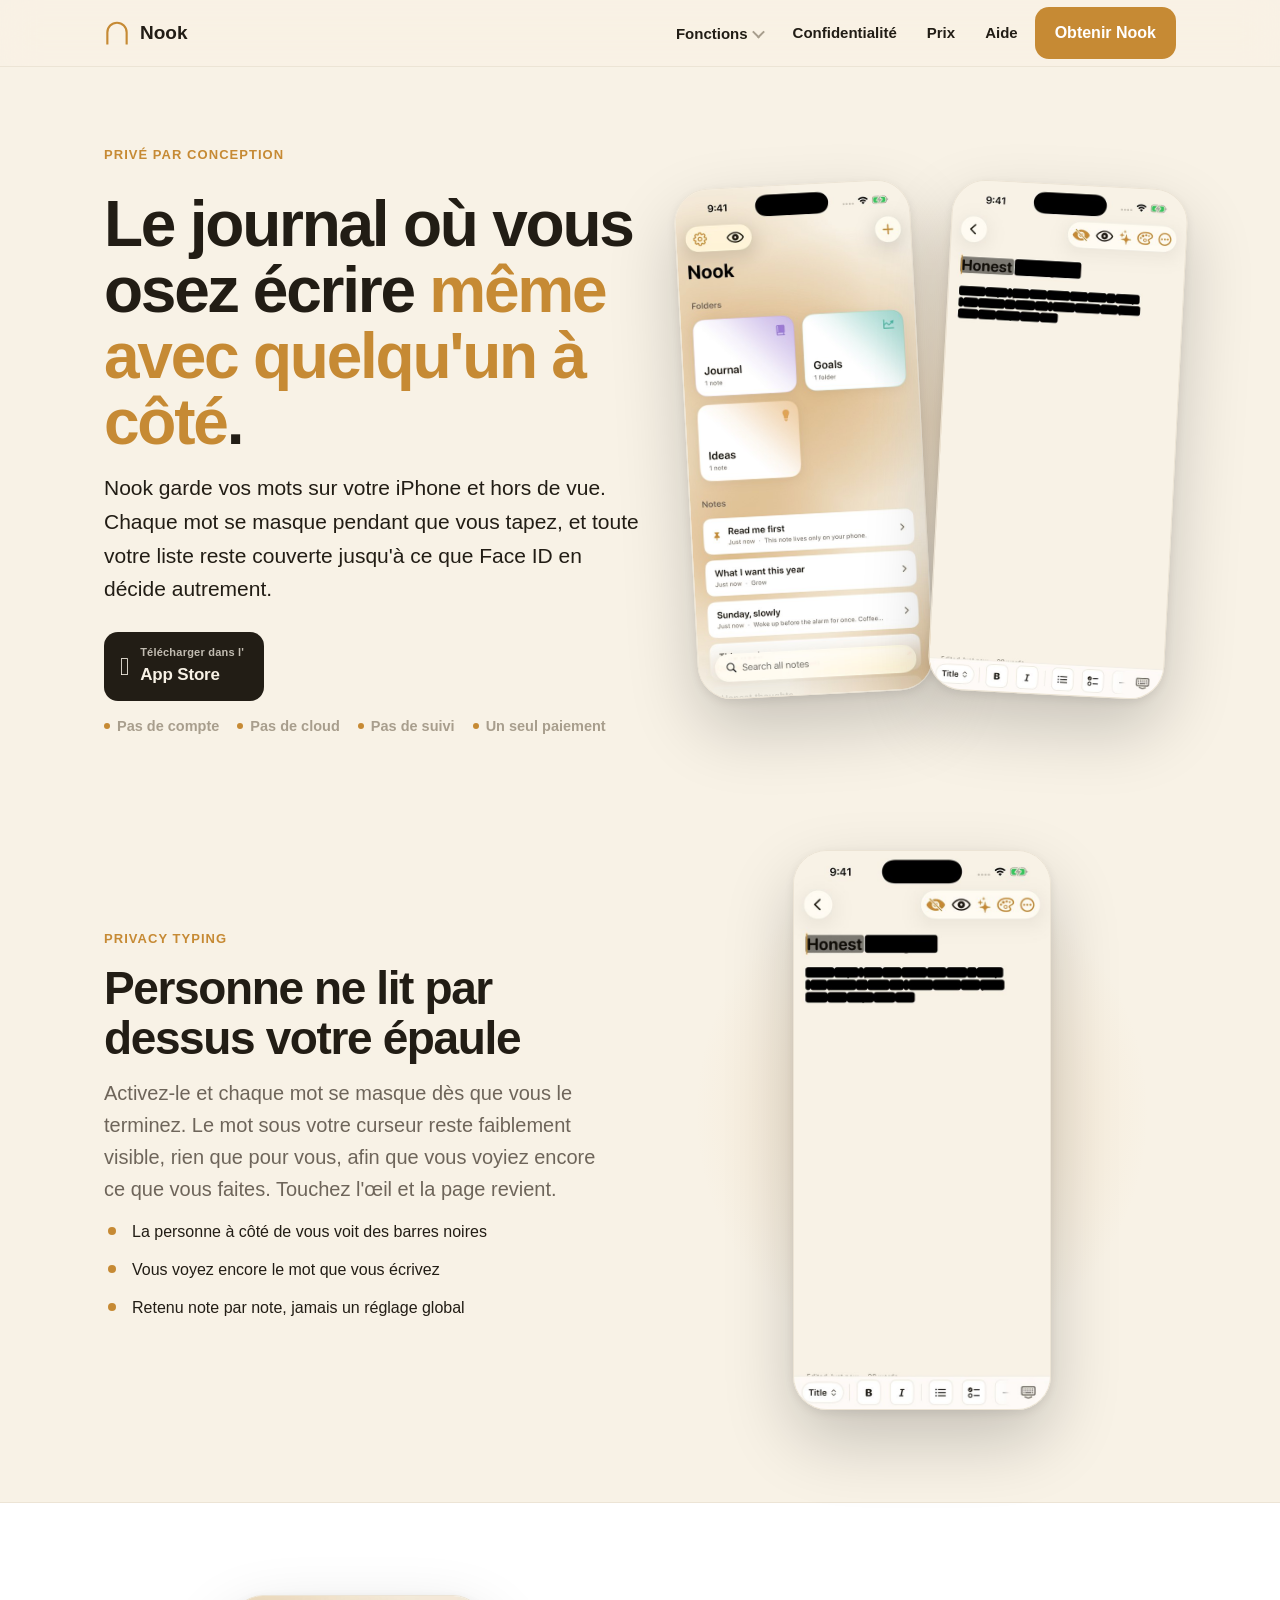
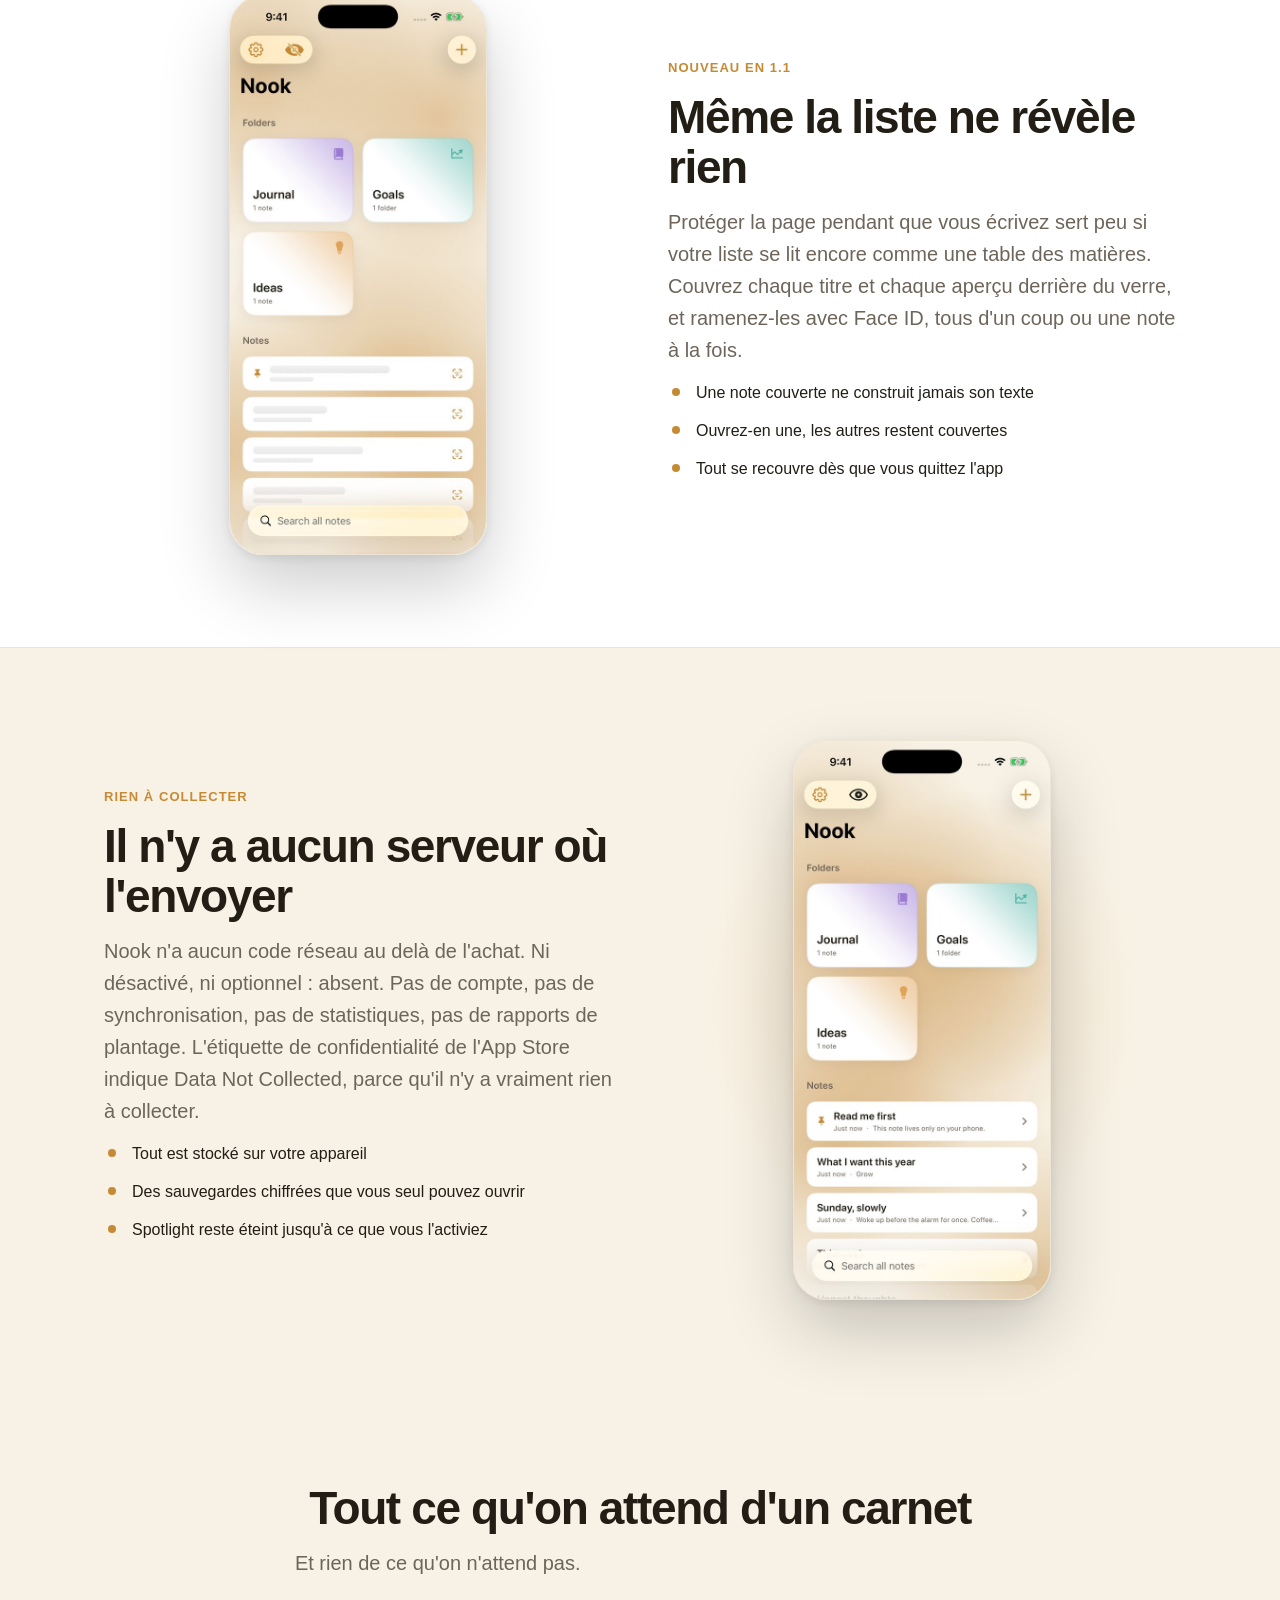
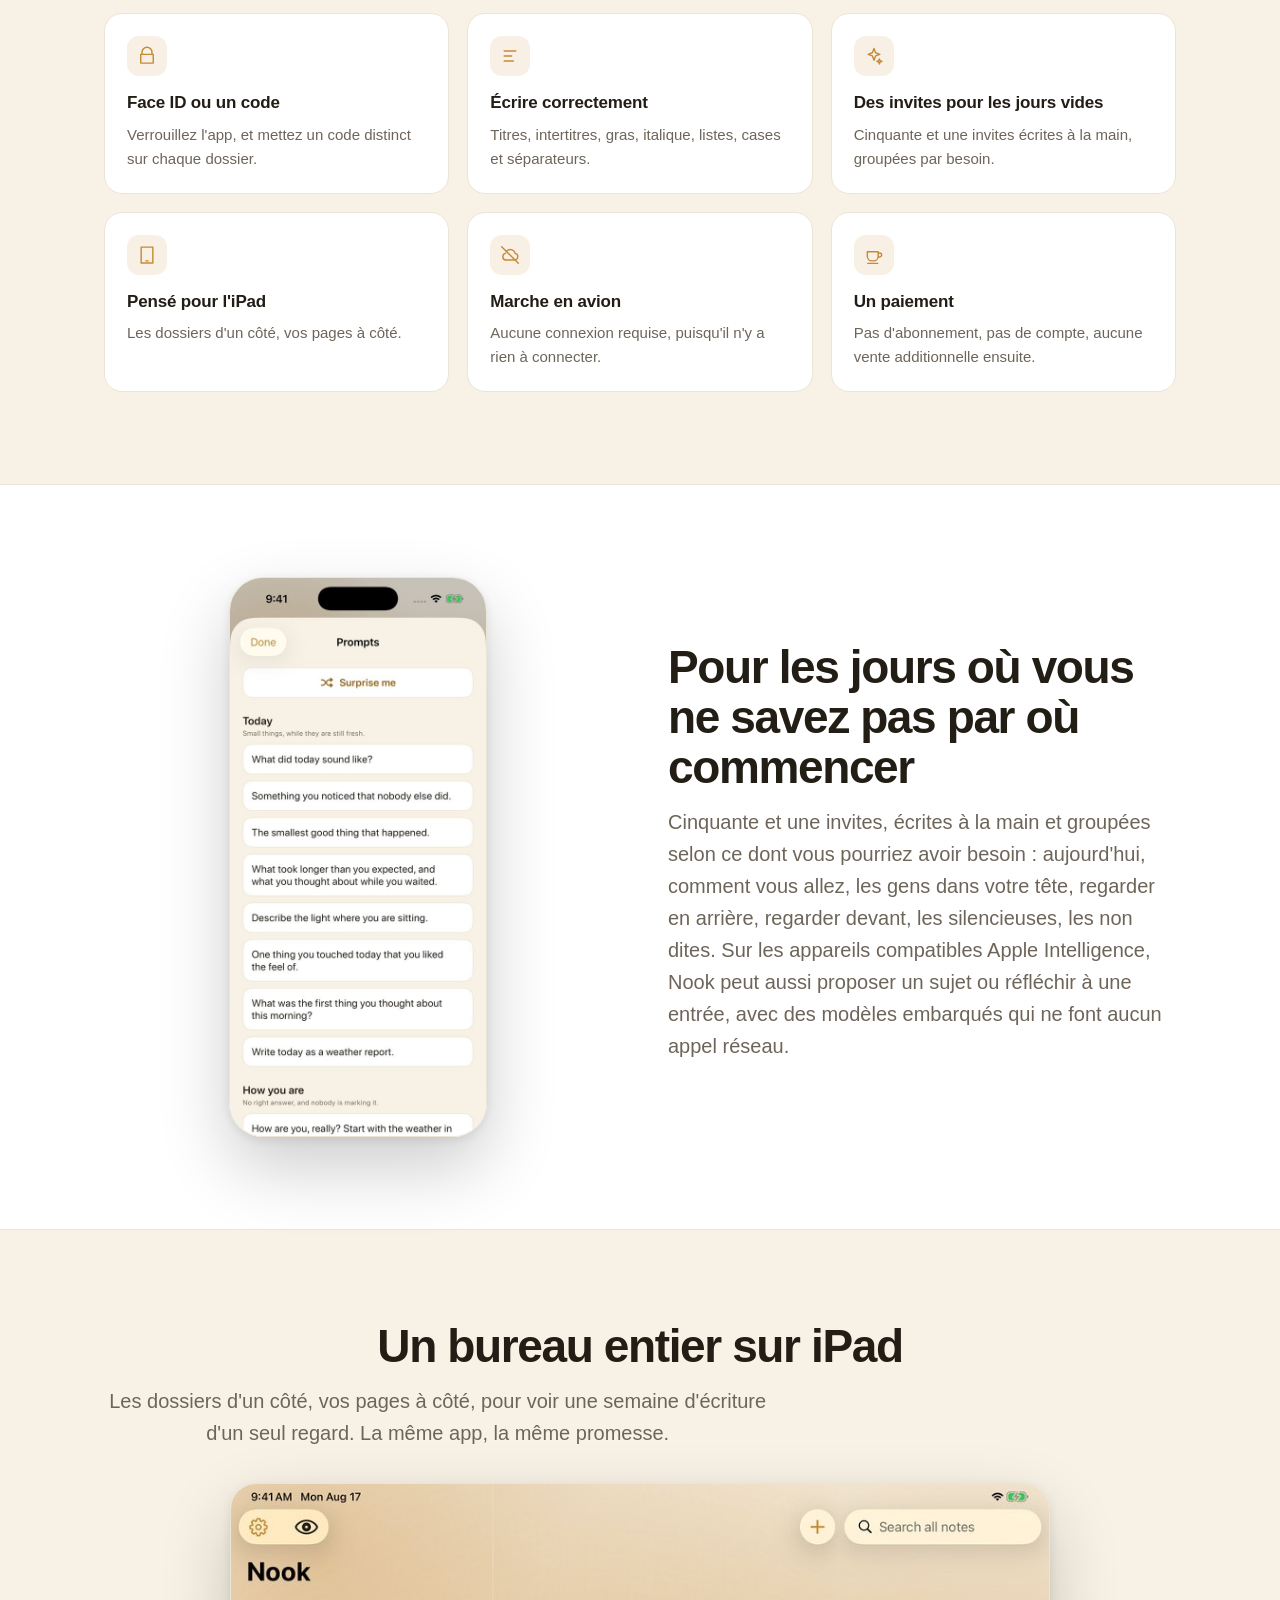
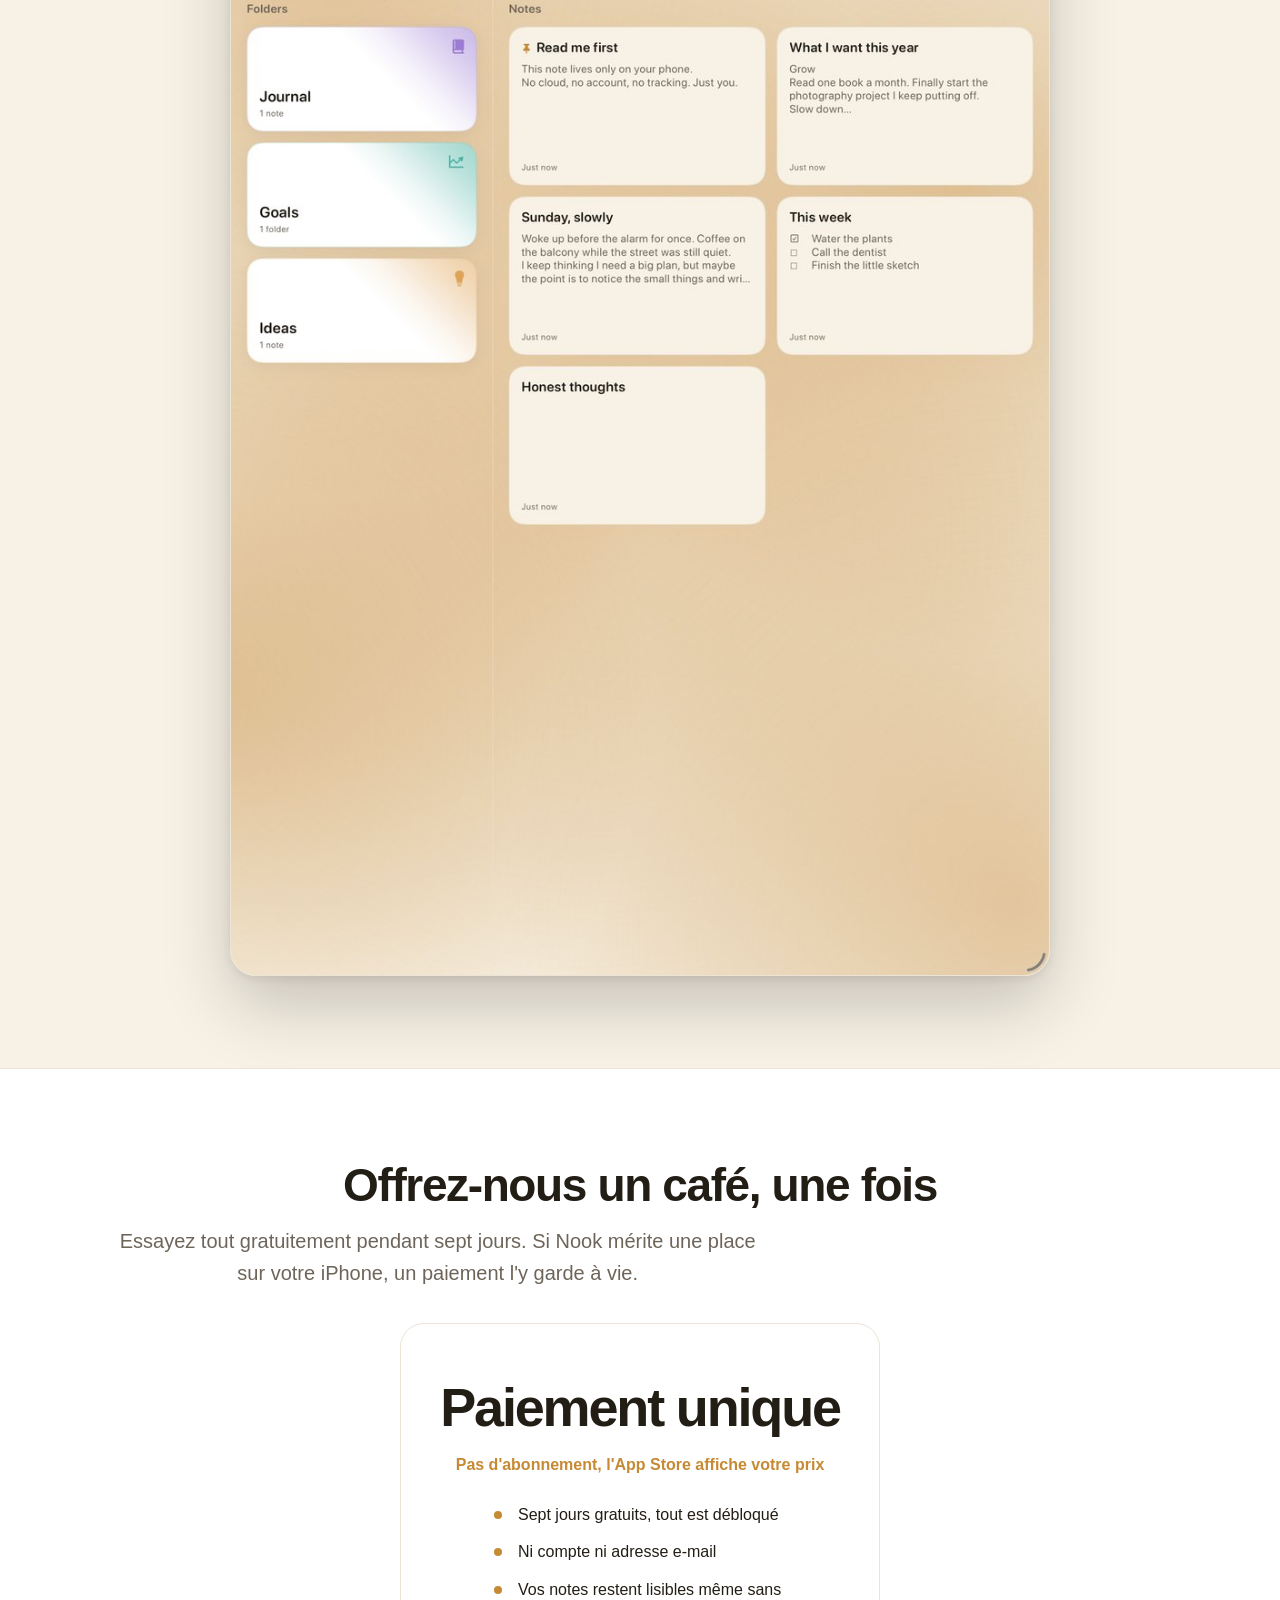
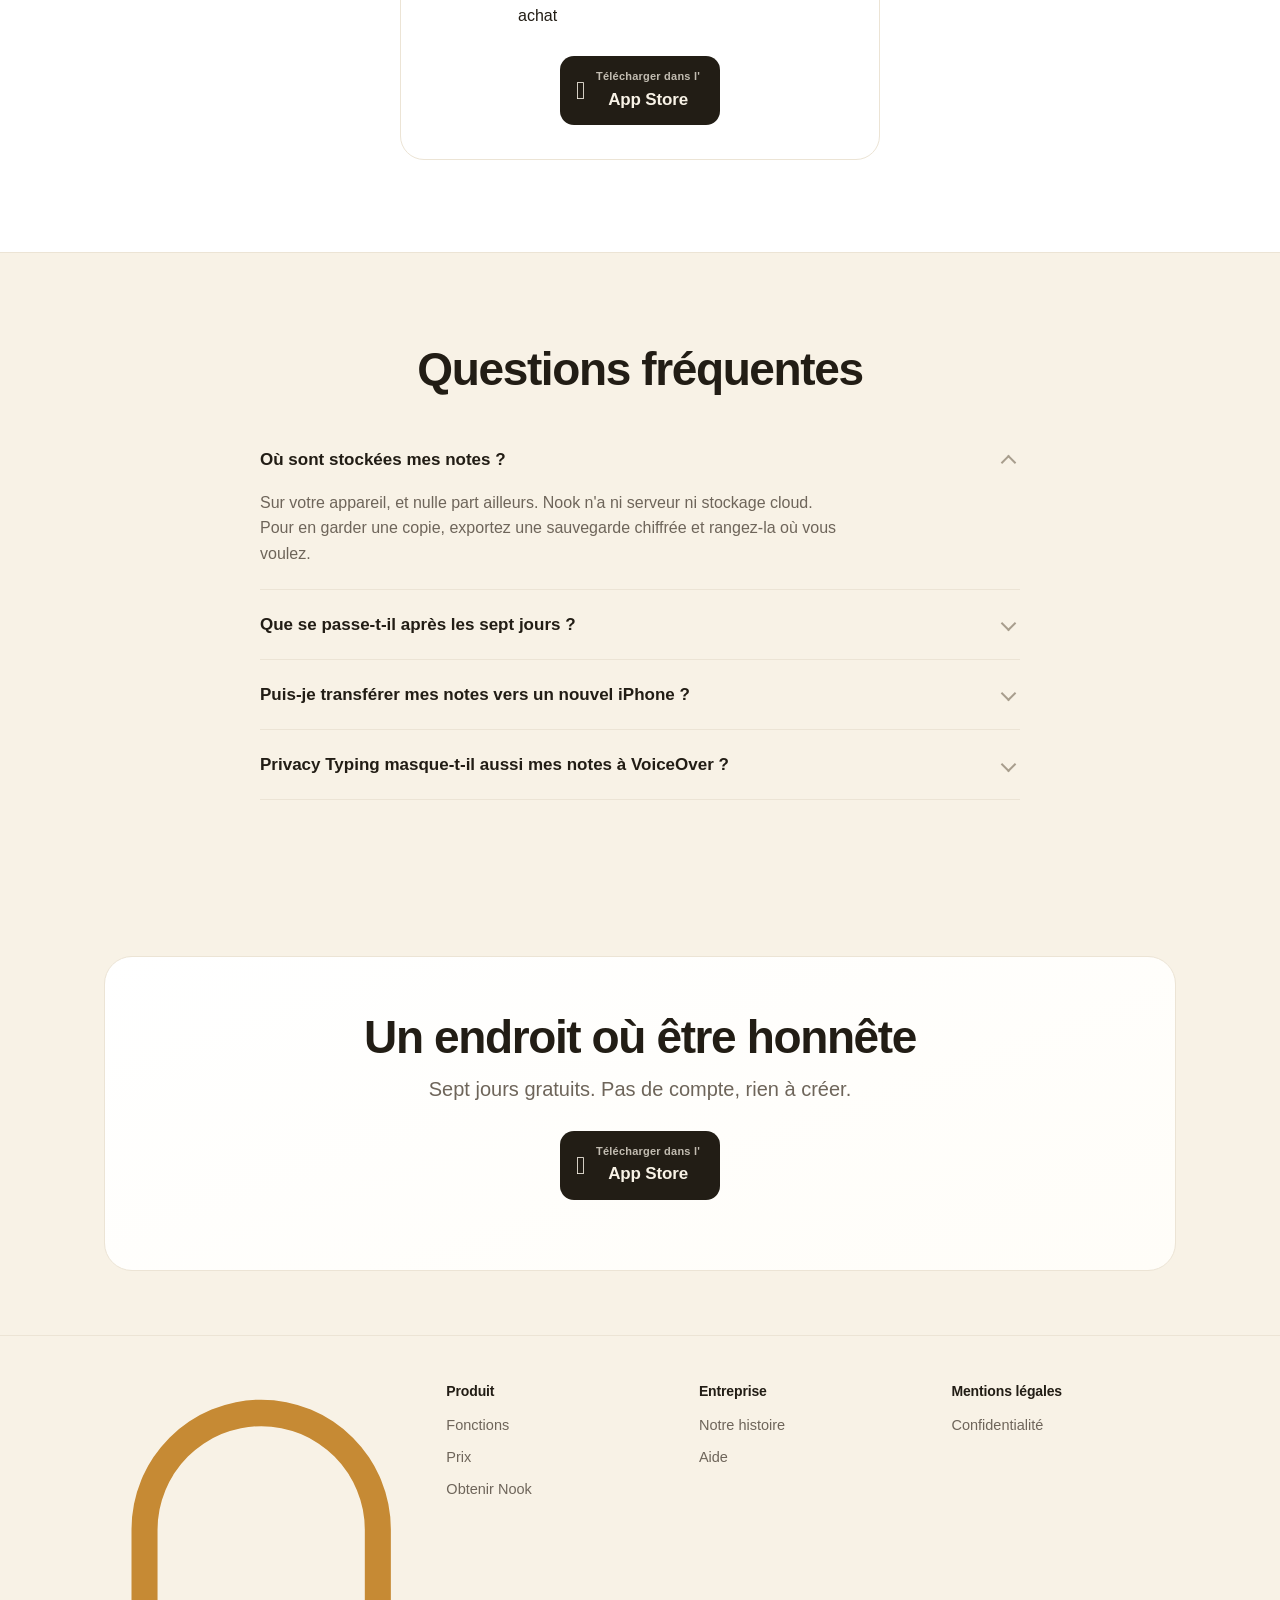
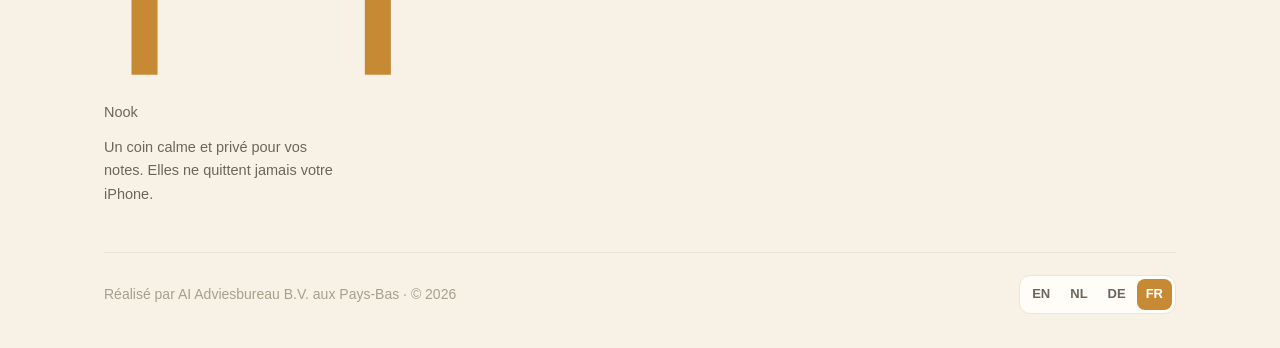
<file: fr/index.html>
<!DOCTYPE html>
<html lang="fr" dir="ltr">
<head>
<meta charset="UTF-8">
<meta name="viewport" content="width=device-width, initial-scale=1">
<title>Nook : le journal privé qui ne quitte jamais votre iPhone</title>
<meta name="description" content="Un endroit calme et privé pour vos notes. Privacy Typing masque chaque mot pendant que vous écrivez, et toute la liste peut être couverte. Pas de cloud, pas de compte, pas de suivi.">
<meta property="og:title" content="Nook : le journal privé qui ne quitte jamais votre iPhone">
<meta property="og:description" content="Un endroit calme et privé pour vos notes. Privacy Typing masque chaque mot pendant que vous écrivez, et toute la liste peut être couverte. Pas de cloud, pas de compte, pas de suivi.">
<meta property="og:type" content="website">
<meta property="og:image" content="https://ai-adviesbureau.github.io/Nook-Private-Notes/img/hidden.jpg">
<meta name="twitter:card" content="summary_large_image">
<link rel="alternate" hreflang="en" href="https://ai-adviesbureau.github.io/Nook-Private-Notes/"><link rel="alternate" hreflang="nl" href="https://ai-adviesbureau.github.io/Nook-Private-Notes/nl/"><link rel="alternate" hreflang="de" href="https://ai-adviesbureau.github.io/Nook-Private-Notes/de/"><link rel="alternate" hreflang="fr" href="https://ai-adviesbureau.github.io/Nook-Private-Notes/fr/"><link rel="alternate" hreflang="x-default" href="https://ai-adviesbureau.github.io/Nook-Private-Notes/">
<link rel="icon" href="data:image/svg+xml,%3Csvg xmlns='http://www.w3.org/2000/svg' viewBox='0 0 64 64'%3E%3Cpath fill-rule='evenodd' fill='%23C68A34' d='M5.6 60 L5.6 30.4 A26.4 26.4 0 0 1 58.4 30.4 L58.4 60 L53.1 60 L53.1 30.5 A21.1 21.1 0 0 0 10.9 30.5 L10.9 60 Z'/%3E%3C/svg%3E">
<link rel="stylesheet" href="../style.css">
<link rel="stylesheet" href="../site.css">
</head>
<body class="site">

<nav class="nav">
  <div class="nav-inner">
    <a class="logo" href="../"><svg class="mark" viewBox="0 0 64 64" aria-hidden="true"><path class="mark-arch" fill-rule="evenodd" d="M5.6 60 L5.6 30.4 A26.4 26.4 0 0 1 58.4 30.4 L58.4 60 L53.1 60 L53.1 30.5 A21.1 21.1 0 0 0 10.9 30.5 L10.9 60 Z"/></svg><span>Nook</span></a>
    <div class="nav-spacer"></div>
    <button class="nav-toggle" aria-label="Menu" aria-expanded="false" data-menu><span></span></button>
    <ul class="nav-links" data-links>
      <li>
        <button class="nav-link" aria-expanded="false" data-mega>Fonctions<i class="chev"></i></button>
        <div class="mega">
          <div class="mega-grid"><a class="mega-item" href="#features"><span class="ico"><svg viewBox="0 0 24 24" width="20" height="20" fill="none" stroke="currentColor" stroke-width="1.7" stroke-linecap="round" stroke-linejoin="round" aria-hidden="true"><path d="M2 2l20 20M6.7 6.8A10.6 10.6 0 001 12s4 7 11 7a10.5 10.5 0 005.3-1.4M9.9 5.2A11.6 11.6 0 0112 5c7 0 11 7 11 7a20.7 20.7 0 01-3.2 4.2M9.9 9.9a3 3 0 004.2 4.2"/></svg></span><span><b>Privacy Typing</b><span>Chaque mot se masque dès que vous le terminez.</span></span></a><a class="mega-item" href="#features"><span class="ico"><svg viewBox="0 0 24 24" width="20" height="20" fill="none" stroke="currentColor" stroke-width="1.7" stroke-linecap="round" stroke-linejoin="round" aria-hidden="true"><path d="M3 5.5h18v13H3zM6 9.5h9M6 13.5h6M17.5 14.5v3M16 17.5h3"/></svg></span><span><b>Couvrir vos notes</b><span>Masquez chaque titre et chaque aperçu de la liste.</span></span></a><a class="mega-item" href="#features"><span class="ico"><svg viewBox="0 0 24 24" width="20" height="20" fill="none" stroke="currentColor" stroke-width="1.7" stroke-linecap="round" stroke-linejoin="round" aria-hidden="true"><path d="M6 10V7.5a6 6 0 1112 0V10M4.5 10h15v10.5h-15z"/></svg></span><span><b>Face ID et dossiers verrouillés</b><span>Votre visage, votre code, vos règles.</span></span></a><a class="mega-item" href="#features"><span class="ico"><svg viewBox="0 0 24 24" width="20" height="20" fill="none" stroke="currentColor" stroke-width="1.7" stroke-linecap="round" stroke-linejoin="round" aria-hidden="true"><path d="M12 3l1.9 5.1L19 10l-5.1 1.9L12 17l-1.9-5.1L5 10l5.1-1.9zM18.5 15.5l.8 2.2 2.2.8-2.2.8-.8 2.2-.8-2.2-2.2-.8 2.2-.8z"/></svg></span><span><b>Invites d&#x27;écriture</b><span>Cinquante et une, écrites à la main.</span></span></a><a class="mega-item" href="#features"><span class="ico"><svg viewBox="0 0 24 24" width="20" height="20" fill="none" stroke="currentColor" stroke-width="1.7" stroke-linecap="round" stroke-linejoin="round" aria-hidden="true"><path d="M5 6h14M5 12h9M5 18h11"/></svg></span><span><b>Mise en forme et couleur</b><span>Titres, listes, cases à cocher, votre palette.</span></span></a><a class="mega-item" href="#features"><span class="ico"><svg viewBox="0 0 24 24" width="20" height="20" fill="none" stroke="currentColor" stroke-width="1.7" stroke-linecap="round" stroke-linejoin="round" aria-hidden="true"><path d="M5 2.5h14v19H5zM10.5 19h3"/></svg></span><span><b>iPad et widgets</b><span>Un bureau à deux colonnes, et la saisie rapide.</span></span></a></div>
          <div class="mega-foot"><span>Tout fonctionne hors ligne, sur votre appareil.</span><span class="lang"><a href="../" hreflang="en">EN</a><a href="../nl/" hreflang="nl">NL</a><a href="../de/" hreflang="de">DE</a><a href="../fr/" hreflang="fr" aria-current="true">FR</a></span></div>
        </div>
      </li>
      <li><a class="nav-link" href="#privacy">Confidentialité</a></li>
      <li><a class="nav-link" href="#pricing">Prix</a></li>
      <li><a class="nav-link" href="../support.html">Aide</a></li>
      <li><a class="btn primary" href="https://apps.apple.com/app/id6784182129">Obtenir Nook</a></li>
    </ul>
  </div>
</nav>

<header class="hero-wrap">
  <div class="wrap">
    <div class="hero-grid">
      <div>
        <span class="eyebrow">Privé par conception</span>
        <h1>Le journal où vous osez écrire <span class="accent">même avec quelqu&#x27;un à côté</span>.</h1>
        <p class="lede">Nook garde vos mots sur votre iPhone et hors de vue. Chaque mot se masque pendant que vous tapez, et toute votre liste reste couverte jusqu&#x27;à ce que Face ID en décide autrement.</p>
        <div class="badges"><a class="appstore" href="https://apps.apple.com/app/id6784182129"><span class="glyph" aria-hidden="true">&#63743;</span><span><small>Télécharger dans l&#x27;</small><b>App Store</b></span></a></div>
        <div class="trust"><span>Pas de compte</span><span>Pas de cloud</span><span>Pas de suivi</span><span>Un seul paiement</span></div>
      </div>
      <div class="hero-art">
        <div class="device-pair">
          <img class="device device-tilt" src="../img/home-light.jpg" alt="L&#x27;écran d&#x27;accueil de Nook avec ses dossiers et ses notes." width="540" height="1174">
          <img class="device device-tilt-r" src="../img/privacy-typing.jpg" alt="Une note dont chaque mot est masqué, sauf celui en cours de saisie." width="540" height="1174">
        </div>
      </div>
    </div>
  </div>
</header>

<main id="features">

    <section class="section" >
      <div class="wrap">
        <div class="row">
          <div>
            <span class="eyebrow">Privacy Typing</span>
            <h2>Personne ne lit par dessus votre épaule</h2>
            <p class="lede">Activez-le et chaque mot se masque dès que vous le terminez. Le mot sous votre curseur reste faiblement visible, rien que pour vous, afin que vous voyiez encore ce que vous faites. Touchez l&#x27;œil et la page revient.</p>
            <ul class="clean"><li>La personne à côté de vous voit des barres noires</li><li>Vous voyez encore le mot que vous écrivez</li><li>Retenu note par note, jamais un réglage global</li></ul>
          </div>
          <div class="row-art hero-art">
            <img class="device" src="../img/privacy-typing.jpg" alt="Une note dont chaque mot est masqué, sauf celui en cours de saisie." loading="lazy" width="540" height="1174">
          </div>
        </div>
      </div>
    </section>
    <section class="section alt" >
      <div class="wrap">
        <div class="row flip">
          <div>
            <span class="eyebrow">Nouveau en 1.1</span>
            <h2>Même la liste ne révèle rien</h2>
            <p class="lede">Protéger la page pendant que vous écrivez sert peu si votre liste se lit encore comme une table des matières. Couvrez chaque titre et chaque aperçu derrière du verre, et ramenez-les avec Face ID, tous d&#x27;un coup ou une note à la fois.</p>
            <ul class="clean"><li>Une note couverte ne construit jamais son texte</li><li>Ouvrez-en une, les autres restent couvertes</li><li>Tout se recouvre dès que vous quittez l&#x27;app</li></ul>
          </div>
          <div class="row-art hero-art">
            <img class="device" src="../img/hidden.jpg" alt="L&#x27;écran d&#x27;accueil avec tous les titres et aperçus couverts." loading="lazy" width="540" height="1174">
          </div>
        </div>
      </div>
    </section>
    <section class="section" id="privacy">
      <div class="wrap">
        <div class="row">
          <div>
            <span class="eyebrow">Rien à collecter</span>
            <h2>Il n&#x27;y a aucun serveur où l&#x27;envoyer</h2>
            <p class="lede">Nook n&#x27;a aucun code réseau au delà de l&#x27;achat. Ni désactivé, ni optionnel : absent. Pas de compte, pas de synchronisation, pas de statistiques, pas de rapports de plantage. L&#x27;étiquette de confidentialité de l&#x27;App Store indique Data Not Collected, parce qu&#x27;il n&#x27;y a vraiment rien à collecter.</p>
            <ul class="clean"><li>Tout est stocké sur votre appareil</li><li>Des sauvegardes chiffrées que vous seul pouvez ouvrir</li><li>Spotlight reste éteint jusqu&#x27;à ce que vous l&#x27;activiez</li></ul>
          </div>
          <div class="row-art hero-art">
            <img class="device" src="../img/home-light.jpg" alt="L&#x27;écran d&#x27;accueil de Nook avec ses dossiers et ses notes." loading="lazy" width="540" height="1174">
          </div>
        </div>
      </div>
    </section>

  <section class="section">
    <div class="wrap center">
      <h2>Tout ce qu&#x27;on attend d&#x27;un carnet</h2>
      <p class="lede">Et rien de ce qu&#x27;on n&#x27;attend pas.</p>
      <div class="grid"><div class="tile"><div class="ico"><svg viewBox="0 0 24 24" width="20" height="20" fill="none" stroke="currentColor" stroke-width="1.7" stroke-linecap="round" stroke-linejoin="round" aria-hidden="true"><path d="M6 10V7.5a6 6 0 1112 0V10M4.5 10h15v10.5h-15z"/></svg></div><h3>Face ID ou un code</h3><p>Verrouillez l&#x27;app, et mettez un code distinct sur chaque dossier.</p></div><div class="tile"><div class="ico"><svg viewBox="0 0 24 24" width="20" height="20" fill="none" stroke="currentColor" stroke-width="1.7" stroke-linecap="round" stroke-linejoin="round" aria-hidden="true"><path d="M5 6h14M5 12h9M5 18h11"/></svg></div><h3>Écrire correctement</h3><p>Titres, intertitres, gras, italique, listes, cases et séparateurs.</p></div><div class="tile"><div class="ico"><svg viewBox="0 0 24 24" width="20" height="20" fill="none" stroke="currentColor" stroke-width="1.7" stroke-linecap="round" stroke-linejoin="round" aria-hidden="true"><path d="M12 3l1.9 5.1L19 10l-5.1 1.9L12 17l-1.9-5.1L5 10l5.1-1.9zM18.5 15.5l.8 2.2 2.2.8-2.2.8-.8 2.2-.8-2.2-2.2-.8 2.2-.8z"/></svg></div><h3>Des invites pour les jours vides</h3><p>Cinquante et une invites écrites à la main, groupées par besoin.</p></div><div class="tile"><div class="ico"><svg viewBox="0 0 24 24" width="20" height="20" fill="none" stroke="currentColor" stroke-width="1.7" stroke-linecap="round" stroke-linejoin="round" aria-hidden="true"><path d="M5 2.5h14v19H5zM10.5 19h3"/></svg></div><h3>Pensé pour l&#x27;iPad</h3><p>Les dossiers d&#x27;un côté, vos pages à côté.</p></div><div class="tile"><div class="ico"><svg viewBox="0 0 24 24" width="20" height="20" fill="none" stroke="currentColor" stroke-width="1.7" stroke-linecap="round" stroke-linejoin="round" aria-hidden="true"><path d="M2 2l20 20M7.5 18h9.8a4 4 0 00.9-7.9A6 6 0 007.3 8.2M6.6 10.1A4 4 0 007 18"/></svg></div><h3>Marche en avion</h3><p>Aucune connexion requise, puisqu&#x27;il n&#x27;y a rien à connecter.</p></div><div class="tile"><div class="ico"><svg viewBox="0 0 24 24" width="20" height="20" fill="none" stroke="currentColor" stroke-width="1.7" stroke-linecap="round" stroke-linejoin="round" aria-hidden="true"><path d="M4 8h13v5.5A5.5 5.5 0 0111.5 19h-2A5.5 5.5 0 014 13.5zM17 9.5h1.8a2.4 2.4 0 010 4.8H17M4.5 22h12"/></svg></div><h3>Un paiement</h3><p>Pas d&#x27;abonnement, pas de compte, aucune vente additionnelle ensuite.</p></div></div>
    </div>
  </section>

  <section class="section alt">
    <div class="wrap">
      <div class="row flip">
        <div>
          <h2>Pour les jours où vous ne savez pas par où commencer</h2>
          <p class="lede">Cinquante et une invites, écrites à la main et groupées selon ce dont vous pourriez avoir besoin : aujourd&#x27;hui, comment vous allez, les gens dans votre tête, regarder en arrière, regarder devant, les silencieuses, les non dites. Sur les appareils compatibles Apple Intelligence, Nook peut aussi proposer un sujet ou réfléchir à une entrée, avec des modèles embarqués qui ne font aucun appel réseau.</p>
        </div>
        <div class="row-art hero-art">
          <img class="device" src="../img/prompts.jpg" alt="Invites d&#x27;écriture" loading="lazy" width="540" height="1174">
        </div>
      </div>
    </div>
  </section>

  <section class="section">
    <div class="wrap center">
      <h2>Un bureau entier sur iPad</h2>
      <p class="lede">Les dossiers d&#x27;un côté, vos pages à côté, pour voir une semaine d&#x27;écriture d&#x27;un seul regard. La même app, la même promesse.</p>
      <div style="margin-top:34px">
        <img class="device" src="../img/ipad.jpg" alt="Un bureau entier sur iPad" loading="lazy" width="900" height="1200" style="max-width:820px;margin-inline:auto;border-radius:26px">
      </div>
    </div>
  </section>

  <section class="section alt" id="pricing">
    <div class="wrap center">
      <h2>Offrez-nous un café, une fois</h2>
      <p class="lede">Essayez tout gratuitement pendant sept jours. Si Nook mérite une place sur votre iPhone, un paiement l&#x27;y garde à vie.</p>
      <div class="price-card">
        <div class="amount">Paiement unique</div>
        <div class="once">Pas d&#x27;abonnement, l&#x27;App Store affiche votre prix</div>
        <ul class="clean"><li>Sept jours gratuits, tout est débloqué</li><li>Ni compte ni adresse e-mail</li><li>Vos notes restent lisibles même sans achat</li></ul>
        <a class="appstore" href="https://apps.apple.com/app/id6784182129"><span class="glyph" aria-hidden="true">&#63743;</span><span><small>Télécharger dans l&#x27;</small><b>App Store</b></span></a>
      </div>
    </div>
  </section>

  <section class="section">
    <div class="wrap">
      <div class="center"><h2>Questions fréquentes</h2></div>
      <div class="faq"><details open><summary>Où sont stockées mes notes ?</summary><p>Sur votre appareil, et nulle part ailleurs. Nook n&#x27;a ni serveur ni stockage cloud. Pour en garder une copie, exportez une sauvegarde chiffrée et rangez-la où vous voulez.</p></details><details><summary>Que se passe-t-il après les sept jours ?</summary><p>Vos notes restent lisibles et exportables. La création et la modification s&#x27;interrompent jusqu&#x27;à l&#x27;achat unique, qui n&#x27;expire jamais.</p></details><details><summary>Puis-je transférer mes notes vers un nouvel iPhone ?</summary><p>Oui. Exportez une sauvegarde chiffrée, choisissez une phrase secrète et ouvrez-la sur le nouvel appareil. Sans cette phrase, personne ne peut ouvrir le fichier, nous non plus.</p></details><details><summary>Privacy Typing masque-t-il aussi mes notes à VoiceOver ?</summary><p>Non, et c&#x27;est volontaire. Privacy Typing n&#x27;agit que visuellement, pour que la personne qui dépend de VoiceOver, la propriétaire des notes, garde un accès complet.</p></details></div>
    </div>
  </section>

  <section class="section tight">
    <div class="wrap">
      <div class="cta">
        <h2>Un endroit où être honnête</h2>
        <p class="lede center" style="margin-inline:auto">Sept jours gratuits. Pas de compte, rien à créer.</p>
        <div class="badges" style="justify-content:center"><a class="appstore" href="https://apps.apple.com/app/id6784182129"><span class="glyph" aria-hidden="true">&#63743;</span><span><small>Télécharger dans l&#x27;</small><b>App Store</b></span></a></div>
      </div>
    </div>
  </section>
</main>

<footer>
  <div class="wrap">
    <div class="foot-grid">
      <div>
        <a class="logo" href="../"><svg class="mark" viewBox="0 0 64 64" aria-hidden="true"><path class="mark-arch" fill-rule="evenodd" d="M5.6 60 L5.6 30.4 A26.4 26.4 0 0 1 58.4 30.4 L58.4 60 L53.1 60 L53.1 30.5 A21.1 21.1 0 0 0 10.9 30.5 L10.9 60 Z"/></svg><span>Nook</span></a>
        <p style="color:var(--muted);font-size:14.5px;max-width:30ch;margin-top:12px">Un coin calme et privé pour vos notes. Elles ne quittent jamais votre iPhone.</p>
      </div>
      <div>
        <h4>Produit</h4>
        <ul>
          <li><a href="#features">Fonctions</a></li>
          <li><a href="#pricing">Prix</a></li>
          <li><a href="https://apps.apple.com/app/id6784182129">Obtenir Nook</a></li>
        </ul>
      </div>
      <div>
        <h4>Entreprise</h4>
        <ul>
          <li><a href="../story.html">Notre histoire</a></li>
          <li><a href="../support.html">Aide</a></li>
        </ul>
      </div>
      <div>
        <h4>Mentions légales</h4>
        <ul>
          <li><a href="../privacy.html">Confidentialité</a></li>
        </ul>
      </div>
    </div>
    <div class="foot-bottom">
      <span>Réalisé par AI Adviesbureau B.V. aux Pays-Bas &middot; &copy; 2026</span>
      <span class="lang"><a href="../" hreflang="en">EN</a><a href="../nl/" hreflang="nl">NL</a><a href="../de/" hreflang="de">DE</a><a href="../fr/" hreflang="fr" aria-current="true">FR</a></span>
    </div>
  </div>
</footer>

<script>
// Progressive enhancement only: the menu already opens on hover and on
// keyboard focus through CSS. This adds tap support and Escape.
document.querySelectorAll('[data-mega]').forEach(function (b) {
  b.addEventListener('click', function (e) {
    e.preventDefault();
    var m = b.nextElementSibling, open = m.dataset.open === 'true';
    m.dataset.open = String(!open);
    b.setAttribute('aria-expanded', String(!open));
  });
});
document.addEventListener('keydown', function (e) {
  if (e.key !== 'Escape') return;
  document.querySelectorAll('.mega[data-open="true"]').forEach(function (m) {
    m.dataset.open = 'false';
    m.previousElementSibling.setAttribute('aria-expanded', 'false');
  });
});
var t = document.querySelector('[data-menu]'), l = document.querySelector('[data-links]');
if (t) t.addEventListener('click', function () {
  var open = l.dataset.open === 'true';
  l.dataset.open = String(!open);
  t.setAttribute('aria-expanded', String(!open));
});
</script>
</body>
</html>
</file>
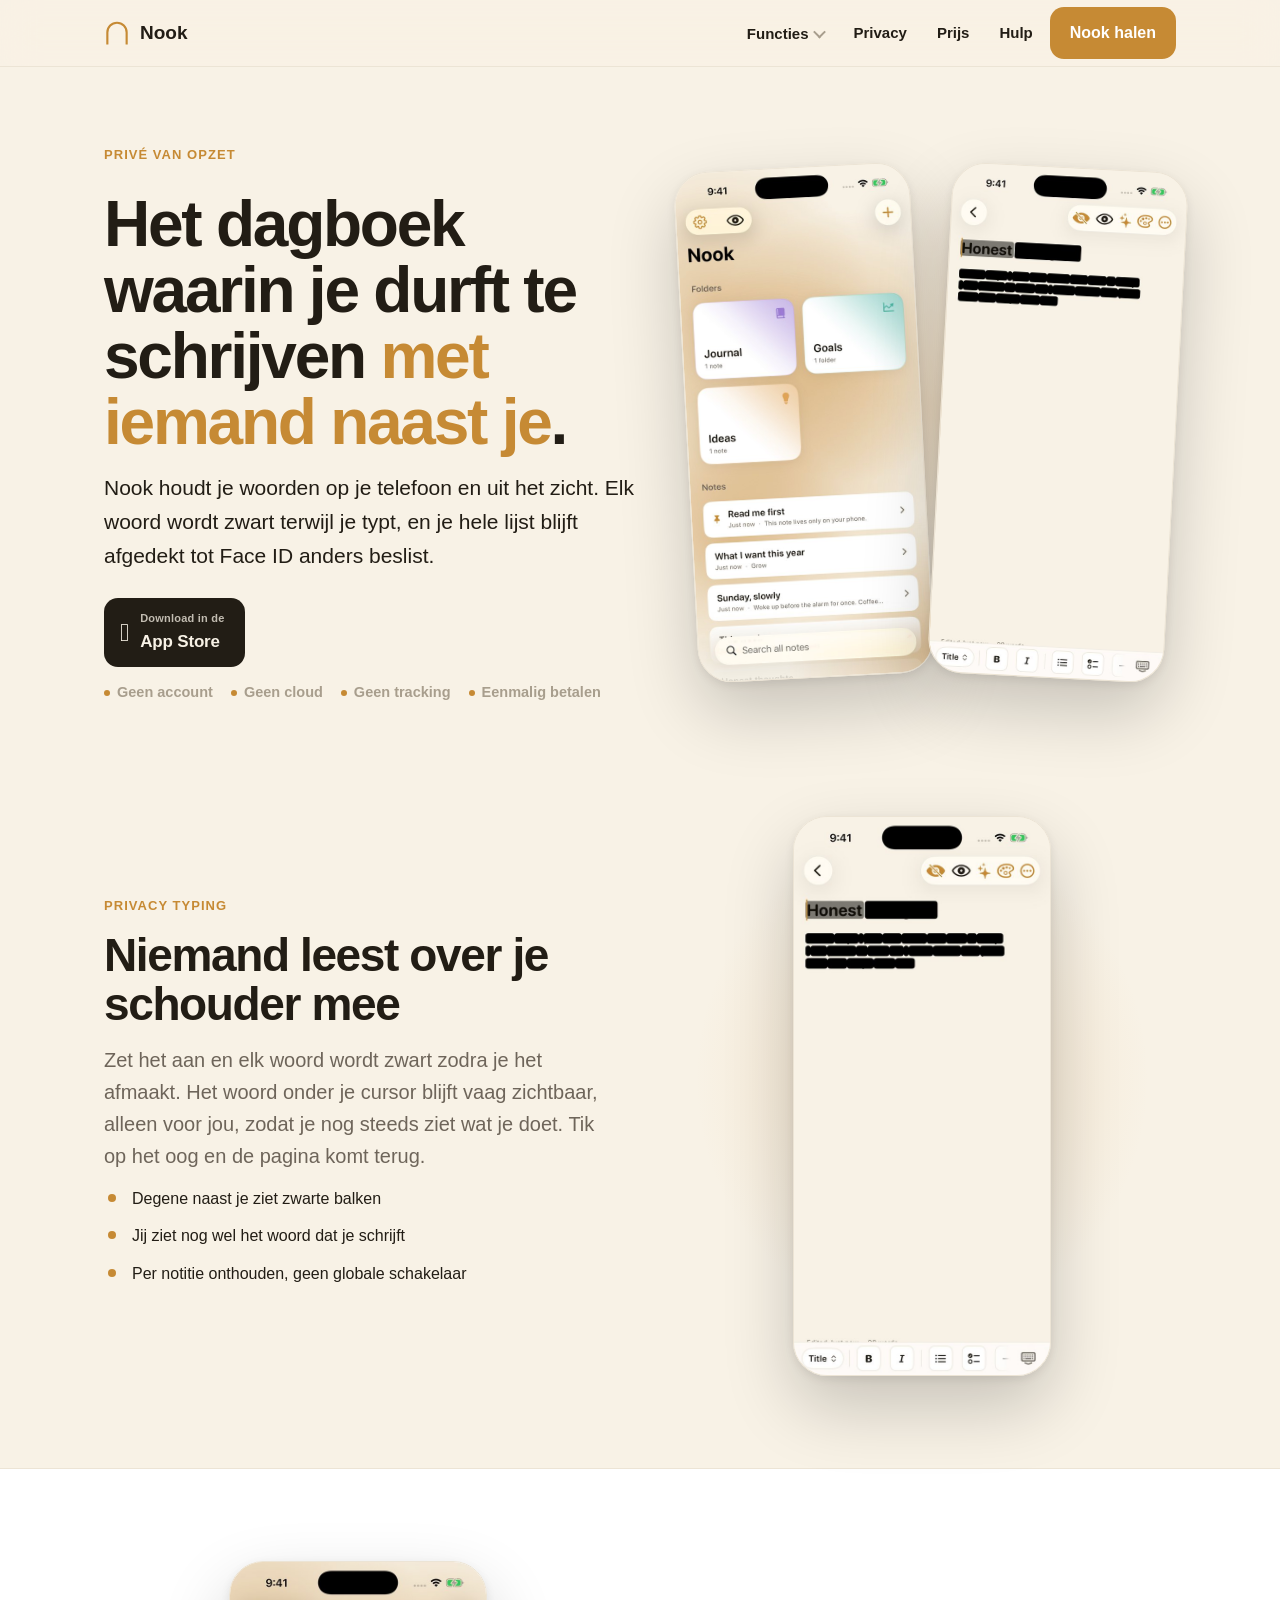
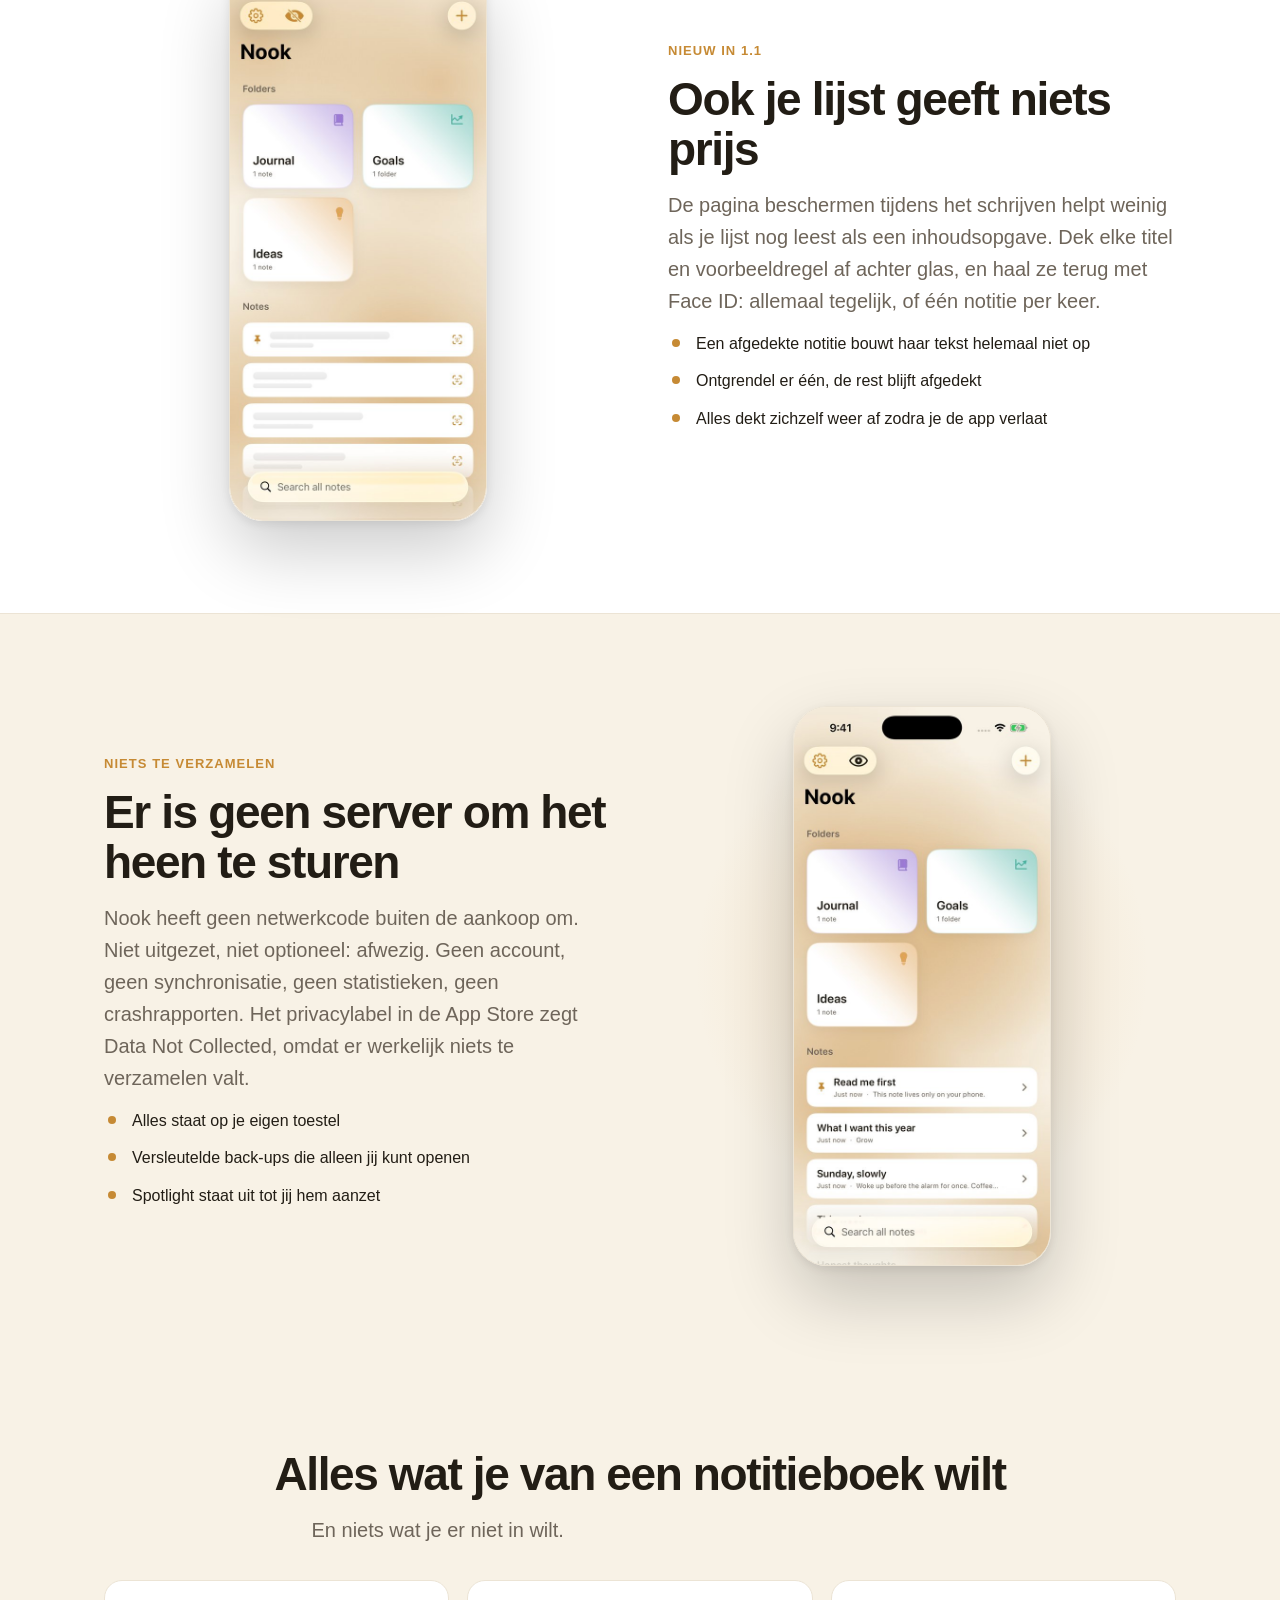
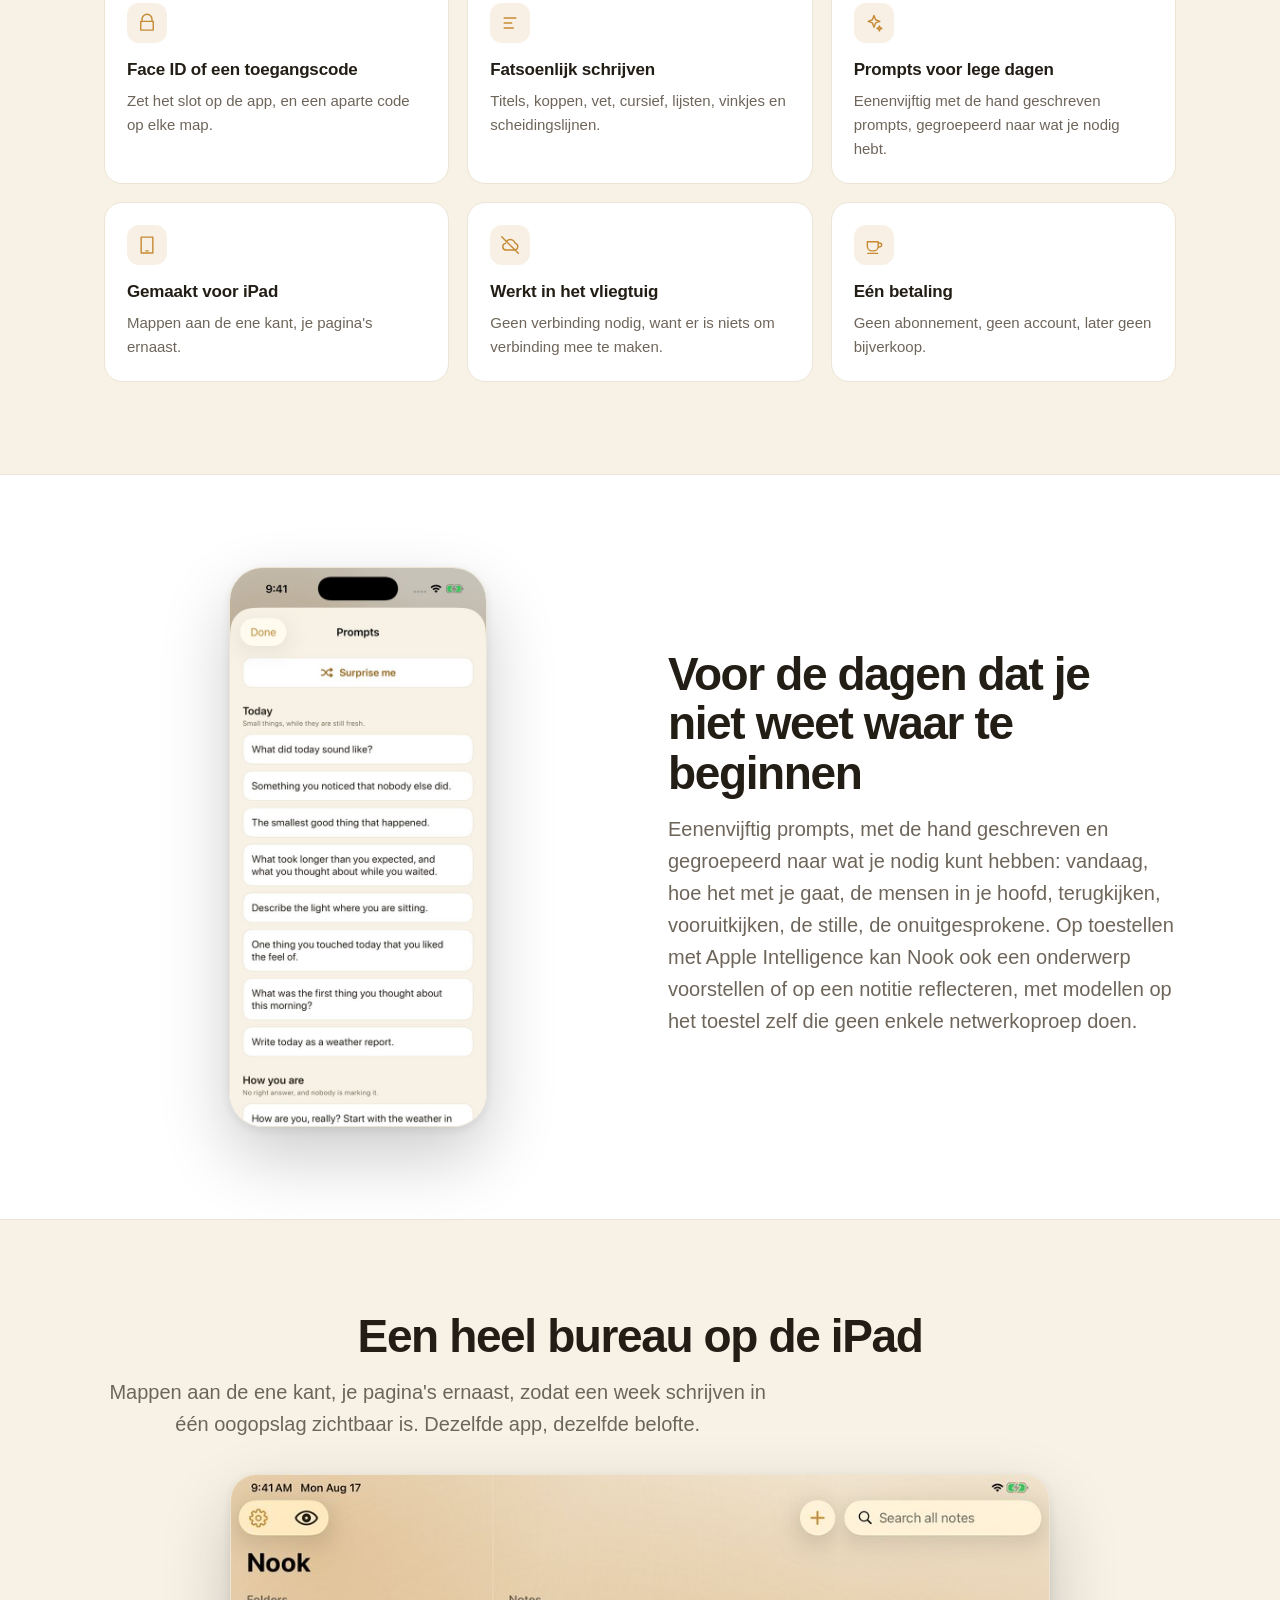
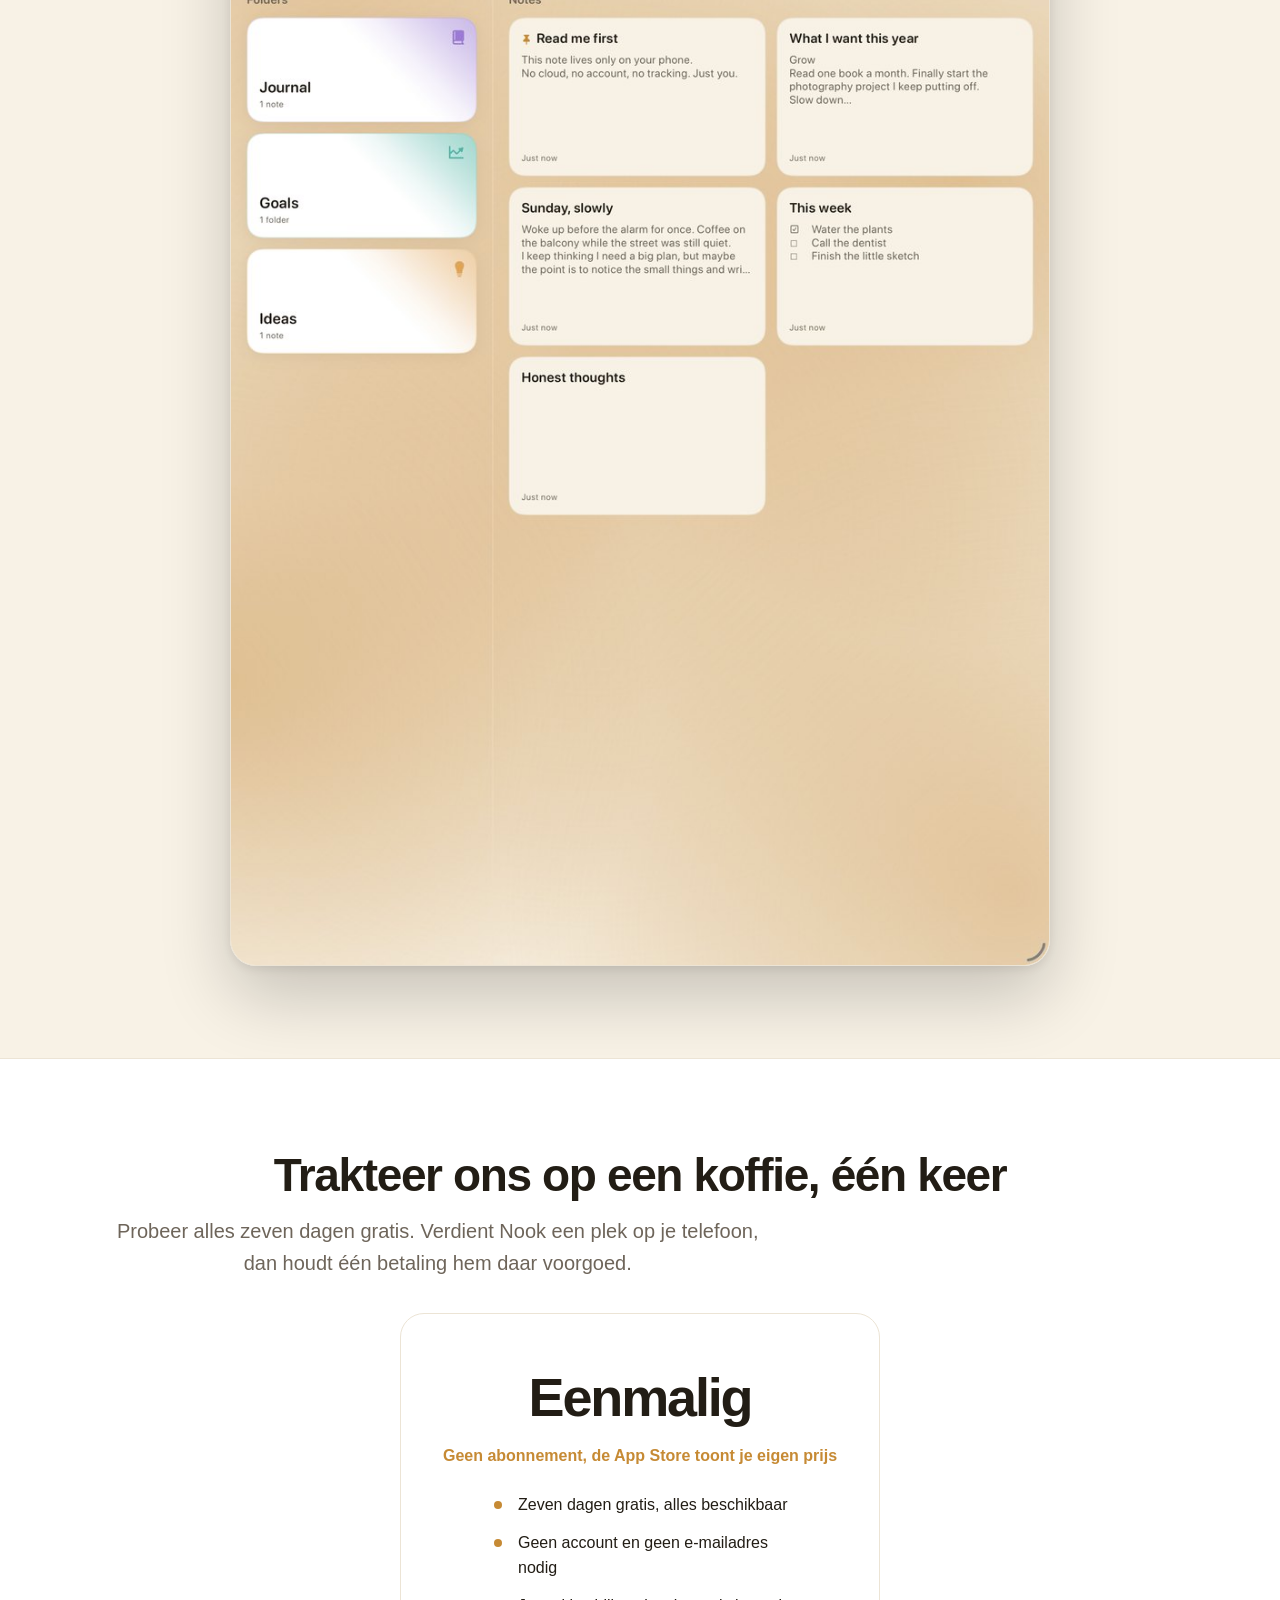
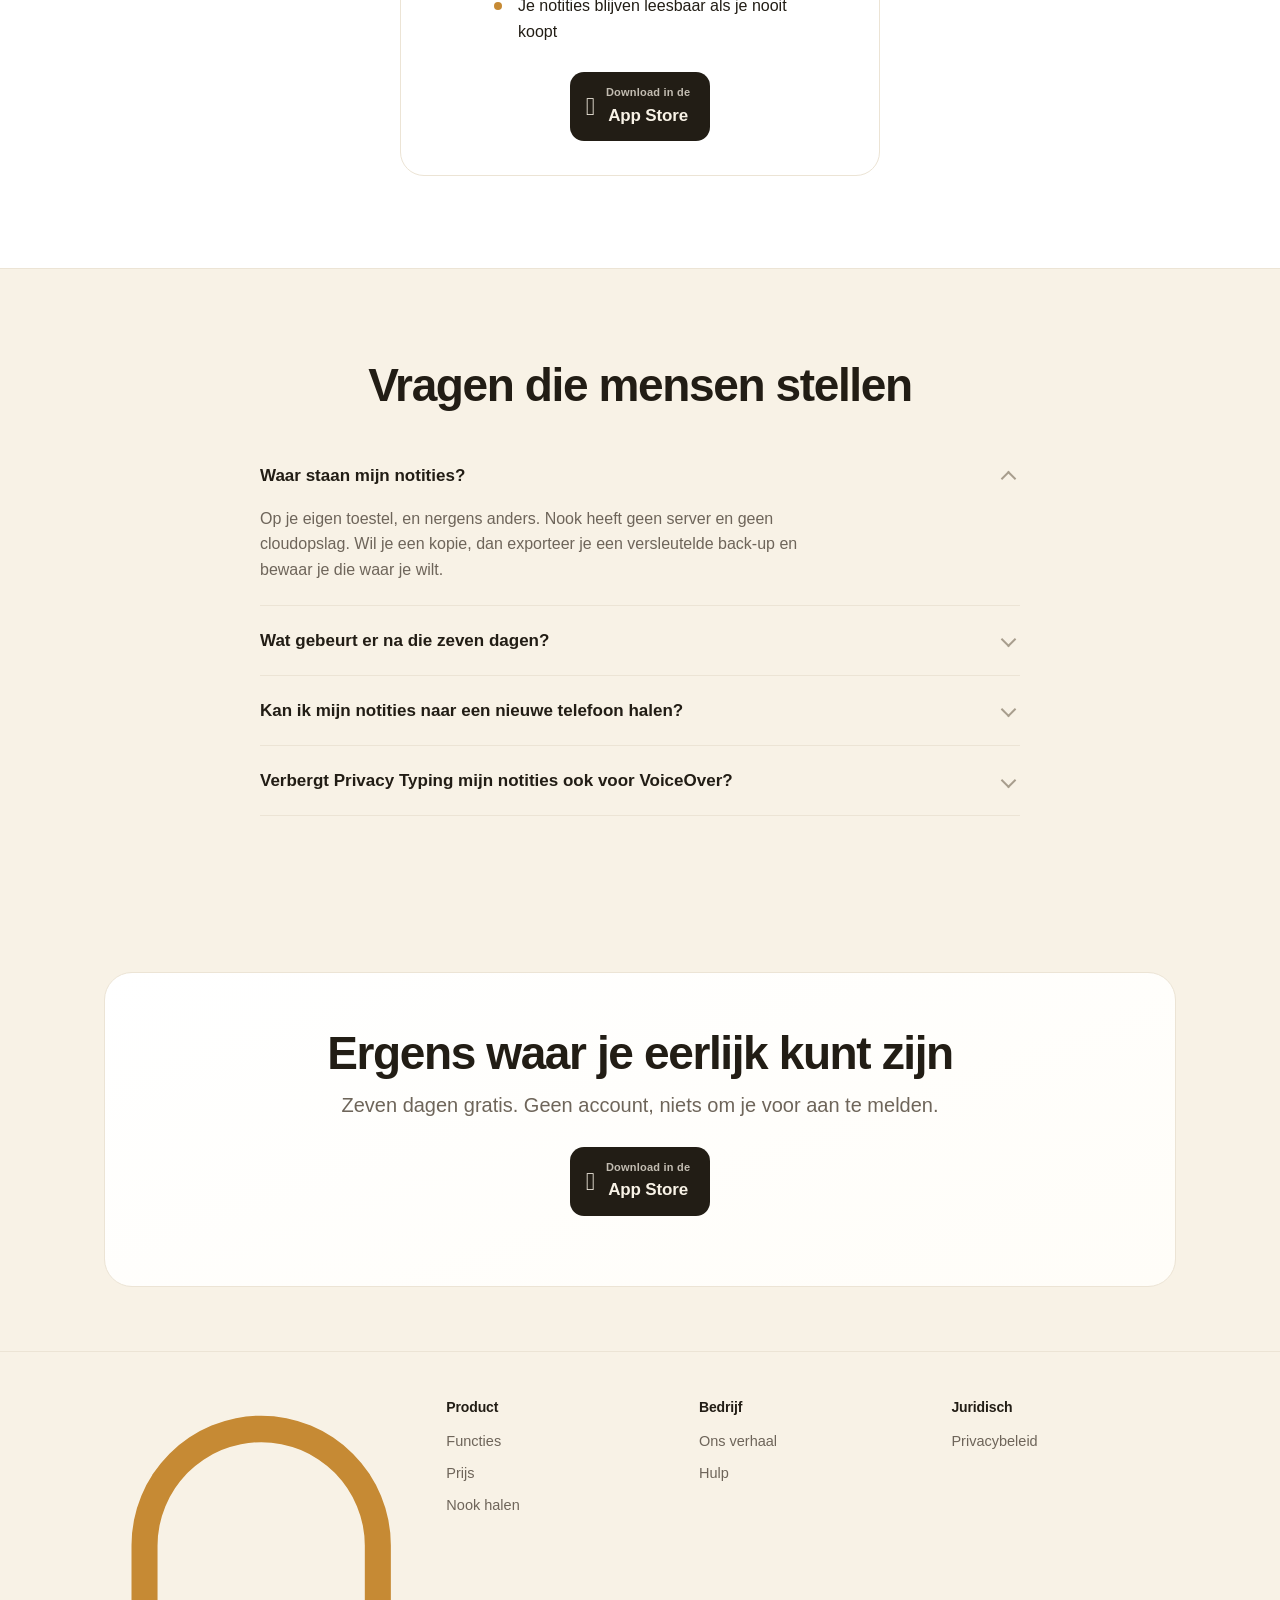
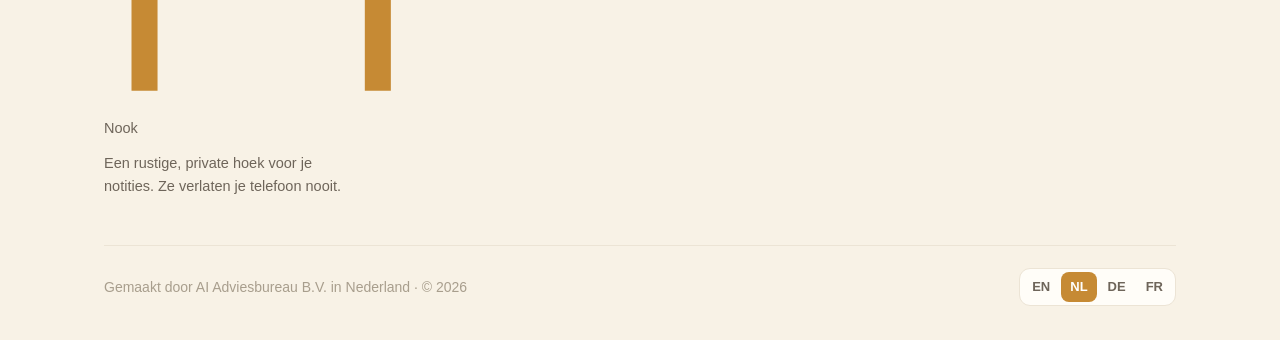
<file: nl/index.html>
<!DOCTYPE html>
<html lang="nl" dir="ltr">
<head>
<meta charset="UTF-8">
<meta name="viewport" content="width=device-width, initial-scale=1">
<title>Nook: het privédagboek dat je telefoon nooit verlaat</title>
<meta name="description" content="Een rustige, private plek voor je notities. Privacy Typing lakt elk woord zwart terwijl je schrijft, en je hele lijst kun je ook afdekken. Geen cloud, geen account, geen tracking.">
<meta property="og:title" content="Nook: het privédagboek dat je telefoon nooit verlaat">
<meta property="og:description" content="Een rustige, private plek voor je notities. Privacy Typing lakt elk woord zwart terwijl je schrijft, en je hele lijst kun je ook afdekken. Geen cloud, geen account, geen tracking.">
<meta property="og:type" content="website">
<meta property="og:image" content="https://ai-adviesbureau.github.io/Nook-Private-Notes/img/hidden.jpg">
<meta name="twitter:card" content="summary_large_image">
<link rel="alternate" hreflang="en" href="https://ai-adviesbureau.github.io/Nook-Private-Notes/"><link rel="alternate" hreflang="nl" href="https://ai-adviesbureau.github.io/Nook-Private-Notes/nl/"><link rel="alternate" hreflang="de" href="https://ai-adviesbureau.github.io/Nook-Private-Notes/de/"><link rel="alternate" hreflang="fr" href="https://ai-adviesbureau.github.io/Nook-Private-Notes/fr/"><link rel="alternate" hreflang="x-default" href="https://ai-adviesbureau.github.io/Nook-Private-Notes/">
<link rel="icon" href="data:image/svg+xml,%3Csvg xmlns='http://www.w3.org/2000/svg' viewBox='0 0 64 64'%3E%3Cpath fill-rule='evenodd' fill='%23C68A34' d='M5.6 60 L5.6 30.4 A26.4 26.4 0 0 1 58.4 30.4 L58.4 60 L53.1 60 L53.1 30.5 A21.1 21.1 0 0 0 10.9 30.5 L10.9 60 Z'/%3E%3C/svg%3E">
<link rel="stylesheet" href="../style.css">
<link rel="stylesheet" href="../site.css">
</head>
<body class="site">

<nav class="nav">
  <div class="nav-inner">
    <a class="logo" href="../"><svg class="mark" viewBox="0 0 64 64" aria-hidden="true"><path class="mark-arch" fill-rule="evenodd" d="M5.6 60 L5.6 30.4 A26.4 26.4 0 0 1 58.4 30.4 L58.4 60 L53.1 60 L53.1 30.5 A21.1 21.1 0 0 0 10.9 30.5 L10.9 60 Z"/></svg><span>Nook</span></a>
    <div class="nav-spacer"></div>
    <button class="nav-toggle" aria-label="Menu" aria-expanded="false" data-menu><span></span></button>
    <ul class="nav-links" data-links>
      <li>
        <button class="nav-link" aria-expanded="false" data-mega>Functies<i class="chev"></i></button>
        <div class="mega">
          <div class="mega-grid"><a class="mega-item" href="#features"><span class="ico"><svg viewBox="0 0 24 24" width="20" height="20" fill="none" stroke="currentColor" stroke-width="1.7" stroke-linecap="round" stroke-linejoin="round" aria-hidden="true"><path d="M2 2l20 20M6.7 6.8A10.6 10.6 0 001 12s4 7 11 7a10.5 10.5 0 005.3-1.4M9.9 5.2A11.6 11.6 0 0112 5c7 0 11 7 11 7a20.7 20.7 0 01-3.2 4.2M9.9 9.9a3 3 0 004.2 4.2"/></svg></span><span><b>Privacy Typing</b><span>Elk woord wordt zwart zodra je het afmaakt.</span></span></a><a class="mega-item" href="#features"><span class="ico"><svg viewBox="0 0 24 24" width="20" height="20" fill="none" stroke="currentColor" stroke-width="1.7" stroke-linecap="round" stroke-linejoin="round" aria-hidden="true"><path d="M3 5.5h18v13H3zM6 9.5h9M6 13.5h6M17.5 14.5v3M16 17.5h3"/></svg></span><span><b>Notities afschermen</b><span>Dek elke titel en voorbeeldregel in de lijst af.</span></span></a><a class="mega-item" href="#features"><span class="ico"><svg viewBox="0 0 24 24" width="20" height="20" fill="none" stroke="currentColor" stroke-width="1.7" stroke-linecap="round" stroke-linejoin="round" aria-hidden="true"><path d="M6 10V7.5a6 6 0 1112 0V10M4.5 10h15v10.5h-15z"/></svg></span><span><b>Face ID en mapsloten</b><span>Jouw gezicht, jouw code, jouw regels.</span></span></a><a class="mega-item" href="#features"><span class="ico"><svg viewBox="0 0 24 24" width="20" height="20" fill="none" stroke="currentColor" stroke-width="1.7" stroke-linecap="round" stroke-linejoin="round" aria-hidden="true"><path d="M12 3l1.9 5.1L19 10l-5.1 1.9L12 17l-1.9-5.1L5 10l5.1-1.9zM18.5 15.5l.8 2.2 2.2.8-2.2.8-.8 2.2-.8-2.2-2.2-.8 2.2-.8z"/></svg></span><span><b>Schrijfprompts</b><span>Eenenvijftig stuks, met de hand geschreven.</span></span></a><a class="mega-item" href="#features"><span class="ico"><svg viewBox="0 0 24 24" width="20" height="20" fill="none" stroke="currentColor" stroke-width="1.7" stroke-linecap="round" stroke-linejoin="round" aria-hidden="true"><path d="M5 6h14M5 12h9M5 18h11"/></svg></span><span><b>Opmaak en kleur</b><span>Titels, lijsten, vinkjes, je eigen palet.</span></span></a><a class="mega-item" href="#features"><span class="ico"><svg viewBox="0 0 24 24" width="20" height="20" fill="none" stroke="currentColor" stroke-width="1.7" stroke-linecap="round" stroke-linejoin="round" aria-hidden="true"><path d="M5 2.5h14v19H5zM10.5 19h3"/></svg></span><span><b>iPad en widgets</b><span>Een bureau met twee kolommen, en snel vastleggen.</span></span></a></div>
          <div class="mega-foot"><span>Alles werkt offline, op je eigen toestel.</span><span class="lang"><a href="../" hreflang="en">EN</a><a href="../nl/" hreflang="nl" aria-current="true">NL</a><a href="../de/" hreflang="de">DE</a><a href="../fr/" hreflang="fr">FR</a></span></div>
        </div>
      </li>
      <li><a class="nav-link" href="#privacy">Privacy</a></li>
      <li><a class="nav-link" href="#pricing">Prijs</a></li>
      <li><a class="nav-link" href="../support.html">Hulp</a></li>
      <li><a class="btn primary" href="https://apps.apple.com/app/id6784182129">Nook halen</a></li>
    </ul>
  </div>
</nav>

<header class="hero-wrap">
  <div class="wrap">
    <div class="hero-grid">
      <div>
        <span class="eyebrow">Privé van opzet</span>
        <h1>Het dagboek waarin je durft te schrijven <span class="accent">met iemand naast je</span>.</h1>
        <p class="lede">Nook houdt je woorden op je telefoon en uit het zicht. Elk woord wordt zwart terwijl je typt, en je hele lijst blijft afgedekt tot Face ID anders beslist.</p>
        <div class="badges"><a class="appstore" href="https://apps.apple.com/app/id6784182129"><span class="glyph" aria-hidden="true">&#63743;</span><span><small>Download in de</small><b>App Store</b></span></a></div>
        <div class="trust"><span>Geen account</span><span>Geen cloud</span><span>Geen tracking</span><span>Eenmalig betalen</span></div>
      </div>
      <div class="hero-art">
        <div class="device-pair">
          <img class="device device-tilt" src="../img/home-light.jpg" alt="Het beginscherm van Nook met mappen en notities." width="540" height="1174">
          <img class="device device-tilt-r" src="../img/privacy-typing.jpg" alt="Een notitie waarin elk woord zwart is, behalve het woord dat wordt getypt." width="540" height="1174">
        </div>
      </div>
    </div>
  </div>
</header>

<main id="features">

    <section class="section" >
      <div class="wrap">
        <div class="row">
          <div>
            <span class="eyebrow">Privacy Typing</span>
            <h2>Niemand leest over je schouder mee</h2>
            <p class="lede">Zet het aan en elk woord wordt zwart zodra je het afmaakt. Het woord onder je cursor blijft vaag zichtbaar, alleen voor jou, zodat je nog steeds ziet wat je doet. Tik op het oog en de pagina komt terug.</p>
            <ul class="clean"><li>Degene naast je ziet zwarte balken</li><li>Jij ziet nog wel het woord dat je schrijft</li><li>Per notitie onthouden, geen globale schakelaar</li></ul>
          </div>
          <div class="row-art hero-art">
            <img class="device" src="../img/privacy-typing.jpg" alt="Een notitie waarin elk woord zwart is, behalve het woord dat wordt getypt." loading="lazy" width="540" height="1174">
          </div>
        </div>
      </div>
    </section>
    <section class="section alt" >
      <div class="wrap">
        <div class="row flip">
          <div>
            <span class="eyebrow">Nieuw in 1.1</span>
            <h2>Ook je lijst geeft niets prijs</h2>
            <p class="lede">De pagina beschermen tijdens het schrijven helpt weinig als je lijst nog leest als een inhoudsopgave. Dek elke titel en voorbeeldregel af achter glas, en haal ze terug met Face ID: allemaal tegelijk, of één notitie per keer.</p>
            <ul class="clean"><li>Een afgedekte notitie bouwt haar tekst helemaal niet op</li><li>Ontgrendel er één, de rest blijft afgedekt</li><li>Alles dekt zichzelf weer af zodra je de app verlaat</li></ul>
          </div>
          <div class="row-art hero-art">
            <img class="device" src="../img/hidden.jpg" alt="Het beginscherm met alle titels en voorbeeldregels afgedekt." loading="lazy" width="540" height="1174">
          </div>
        </div>
      </div>
    </section>
    <section class="section" id="privacy">
      <div class="wrap">
        <div class="row">
          <div>
            <span class="eyebrow">Niets te verzamelen</span>
            <h2>Er is geen server om het heen te sturen</h2>
            <p class="lede">Nook heeft geen netwerkcode buiten de aankoop om. Niet uitgezet, niet optioneel: afwezig. Geen account, geen synchronisatie, geen statistieken, geen crashrapporten. Het privacylabel in de App Store zegt Data Not Collected, omdat er werkelijk niets te verzamelen valt.</p>
            <ul class="clean"><li>Alles staat op je eigen toestel</li><li>Versleutelde back-ups die alleen jij kunt openen</li><li>Spotlight staat uit tot jij hem aanzet</li></ul>
          </div>
          <div class="row-art hero-art">
            <img class="device" src="../img/home-light.jpg" alt="Het beginscherm van Nook met mappen en notities." loading="lazy" width="540" height="1174">
          </div>
        </div>
      </div>
    </section>

  <section class="section">
    <div class="wrap center">
      <h2>Alles wat je van een notitieboek wilt</h2>
      <p class="lede">En niets wat je er niet in wilt.</p>
      <div class="grid"><div class="tile"><div class="ico"><svg viewBox="0 0 24 24" width="20" height="20" fill="none" stroke="currentColor" stroke-width="1.7" stroke-linecap="round" stroke-linejoin="round" aria-hidden="true"><path d="M6 10V7.5a6 6 0 1112 0V10M4.5 10h15v10.5h-15z"/></svg></div><h3>Face ID of een toegangscode</h3><p>Zet het slot op de app, en een aparte code op elke map.</p></div><div class="tile"><div class="ico"><svg viewBox="0 0 24 24" width="20" height="20" fill="none" stroke="currentColor" stroke-width="1.7" stroke-linecap="round" stroke-linejoin="round" aria-hidden="true"><path d="M5 6h14M5 12h9M5 18h11"/></svg></div><h3>Fatsoenlijk schrijven</h3><p>Titels, koppen, vet, cursief, lijsten, vinkjes en scheidingslijnen.</p></div><div class="tile"><div class="ico"><svg viewBox="0 0 24 24" width="20" height="20" fill="none" stroke="currentColor" stroke-width="1.7" stroke-linecap="round" stroke-linejoin="round" aria-hidden="true"><path d="M12 3l1.9 5.1L19 10l-5.1 1.9L12 17l-1.9-5.1L5 10l5.1-1.9zM18.5 15.5l.8 2.2 2.2.8-2.2.8-.8 2.2-.8-2.2-2.2-.8 2.2-.8z"/></svg></div><h3>Prompts voor lege dagen</h3><p>Eenenvijftig met de hand geschreven prompts, gegroepeerd naar wat je nodig hebt.</p></div><div class="tile"><div class="ico"><svg viewBox="0 0 24 24" width="20" height="20" fill="none" stroke="currentColor" stroke-width="1.7" stroke-linecap="round" stroke-linejoin="round" aria-hidden="true"><path d="M5 2.5h14v19H5zM10.5 19h3"/></svg></div><h3>Gemaakt voor iPad</h3><p>Mappen aan de ene kant, je pagina&#x27;s ernaast.</p></div><div class="tile"><div class="ico"><svg viewBox="0 0 24 24" width="20" height="20" fill="none" stroke="currentColor" stroke-width="1.7" stroke-linecap="round" stroke-linejoin="round" aria-hidden="true"><path d="M2 2l20 20M7.5 18h9.8a4 4 0 00.9-7.9A6 6 0 007.3 8.2M6.6 10.1A4 4 0 007 18"/></svg></div><h3>Werkt in het vliegtuig</h3><p>Geen verbinding nodig, want er is niets om verbinding mee te maken.</p></div><div class="tile"><div class="ico"><svg viewBox="0 0 24 24" width="20" height="20" fill="none" stroke="currentColor" stroke-width="1.7" stroke-linecap="round" stroke-linejoin="round" aria-hidden="true"><path d="M4 8h13v5.5A5.5 5.5 0 0111.5 19h-2A5.5 5.5 0 014 13.5zM17 9.5h1.8a2.4 2.4 0 010 4.8H17M4.5 22h12"/></svg></div><h3>Eén betaling</h3><p>Geen abonnement, geen account, later geen bijverkoop.</p></div></div>
    </div>
  </section>

  <section class="section alt">
    <div class="wrap">
      <div class="row flip">
        <div>
          <h2>Voor de dagen dat je niet weet waar te beginnen</h2>
          <p class="lede">Eenenvijftig prompts, met de hand geschreven en gegroepeerd naar wat je nodig kunt hebben: vandaag, hoe het met je gaat, de mensen in je hoofd, terugkijken, vooruitkijken, de stille, de onuitgesprokene. Op toestellen met Apple Intelligence kan Nook ook een onderwerp voorstellen of op een notitie reflecteren, met modellen op het toestel zelf die geen enkele netwerkoproep doen.</p>
        </div>
        <div class="row-art hero-art">
          <img class="device" src="../img/prompts.jpg" alt="Schrijfprompts" loading="lazy" width="540" height="1174">
        </div>
      </div>
    </div>
  </section>

  <section class="section">
    <div class="wrap center">
      <h2>Een heel bureau op de iPad</h2>
      <p class="lede">Mappen aan de ene kant, je pagina&#x27;s ernaast, zodat een week schrijven in één oogopslag zichtbaar is. Dezelfde app, dezelfde belofte.</p>
      <div style="margin-top:34px">
        <img class="device" src="../img/ipad.jpg" alt="Een heel bureau op de iPad" loading="lazy" width="900" height="1200" style="max-width:820px;margin-inline:auto;border-radius:26px">
      </div>
    </div>
  </section>

  <section class="section alt" id="pricing">
    <div class="wrap center">
      <h2>Trakteer ons op een koffie, één keer</h2>
      <p class="lede">Probeer alles zeven dagen gratis. Verdient Nook een plek op je telefoon, dan houdt één betaling hem daar voorgoed.</p>
      <div class="price-card">
        <div class="amount">Eenmalig</div>
        <div class="once">Geen abonnement, de App Store toont je eigen prijs</div>
        <ul class="clean"><li>Zeven dagen gratis, alles beschikbaar</li><li>Geen account en geen e-mailadres nodig</li><li>Je notities blijven leesbaar als je nooit koopt</li></ul>
        <a class="appstore" href="https://apps.apple.com/app/id6784182129"><span class="glyph" aria-hidden="true">&#63743;</span><span><small>Download in de</small><b>App Store</b></span></a>
      </div>
    </div>
  </section>

  <section class="section">
    <div class="wrap">
      <div class="center"><h2>Vragen die mensen stellen</h2></div>
      <div class="faq"><details open><summary>Waar staan mijn notities?</summary><p>Op je eigen toestel, en nergens anders. Nook heeft geen server en geen cloudopslag. Wil je een kopie, dan exporteer je een versleutelde back-up en bewaar je die waar je wilt.</p></details><details><summary>Wat gebeurt er na die zeven dagen?</summary><p>Je notities blijven leesbaar en exporteerbaar. Nieuwe maken en bewerken pauzeert tot de eenmalige aankoop, die nooit verloopt.</p></details><details><summary>Kan ik mijn notities naar een nieuwe telefoon halen?</summary><p>Ja. Exporteer een versleutelde back-up, kies een wachtwoordzin en open die op het nieuwe toestel. Zonder die zin kan niemand het bestand openen, wij ook niet.</p></details><details><summary>Verbergt Privacy Typing mijn notities ook voor VoiceOver?</summary><p>Nee, en dat is bewust. Privacy Typing werkt alleen visueel, zodat wie op VoiceOver leunt, de eigenaar van de notities, volledige toegang houdt.</p></details></div>
    </div>
  </section>

  <section class="section tight">
    <div class="wrap">
      <div class="cta">
        <h2>Ergens waar je eerlijk kunt zijn</h2>
        <p class="lede center" style="margin-inline:auto">Zeven dagen gratis. Geen account, niets om je voor aan te melden.</p>
        <div class="badges" style="justify-content:center"><a class="appstore" href="https://apps.apple.com/app/id6784182129"><span class="glyph" aria-hidden="true">&#63743;</span><span><small>Download in de</small><b>App Store</b></span></a></div>
      </div>
    </div>
  </section>
</main>

<footer>
  <div class="wrap">
    <div class="foot-grid">
      <div>
        <a class="logo" href="../"><svg class="mark" viewBox="0 0 64 64" aria-hidden="true"><path class="mark-arch" fill-rule="evenodd" d="M5.6 60 L5.6 30.4 A26.4 26.4 0 0 1 58.4 30.4 L58.4 60 L53.1 60 L53.1 30.5 A21.1 21.1 0 0 0 10.9 30.5 L10.9 60 Z"/></svg><span>Nook</span></a>
        <p style="color:var(--muted);font-size:14.5px;max-width:30ch;margin-top:12px">Een rustige, private hoek voor je notities. Ze verlaten je telefoon nooit.</p>
      </div>
      <div>
        <h4>Product</h4>
        <ul>
          <li><a href="#features">Functies</a></li>
          <li><a href="#pricing">Prijs</a></li>
          <li><a href="https://apps.apple.com/app/id6784182129">Nook halen</a></li>
        </ul>
      </div>
      <div>
        <h4>Bedrijf</h4>
        <ul>
          <li><a href="../story.html">Ons verhaal</a></li>
          <li><a href="../support.html">Hulp</a></li>
        </ul>
      </div>
      <div>
        <h4>Juridisch</h4>
        <ul>
          <li><a href="../privacy.html">Privacybeleid</a></li>
        </ul>
      </div>
    </div>
    <div class="foot-bottom">
      <span>Gemaakt door AI Adviesbureau B.V. in Nederland &middot; &copy; 2026</span>
      <span class="lang"><a href="../" hreflang="en">EN</a><a href="../nl/" hreflang="nl" aria-current="true">NL</a><a href="../de/" hreflang="de">DE</a><a href="../fr/" hreflang="fr">FR</a></span>
    </div>
  </div>
</footer>

<script>
// Progressive enhancement only: the menu already opens on hover and on
// keyboard focus through CSS. This adds tap support and Escape.
document.querySelectorAll('[data-mega]').forEach(function (b) {
  b.addEventListener('click', function (e) {
    e.preventDefault();
    var m = b.nextElementSibling, open = m.dataset.open === 'true';
    m.dataset.open = String(!open);
    b.setAttribute('aria-expanded', String(!open));
  });
});
document.addEventListener('keydown', function (e) {
  if (e.key !== 'Escape') return;
  document.querySelectorAll('.mega[data-open="true"]').forEach(function (m) {
    m.dataset.open = 'false';
    m.previousElementSibling.setAttribute('aria-expanded', 'false');
  });
});
var t = document.querySelector('[data-menu]'), l = document.querySelector('[data-links]');
if (t) t.addEventListener('click', function () {
  var open = l.dataset.open === 'true';
  l.dataset.open = String(!open);
  t.setAttribute('aria-expanded', String(!open));
});
</script>
</body>
</html>
</file>
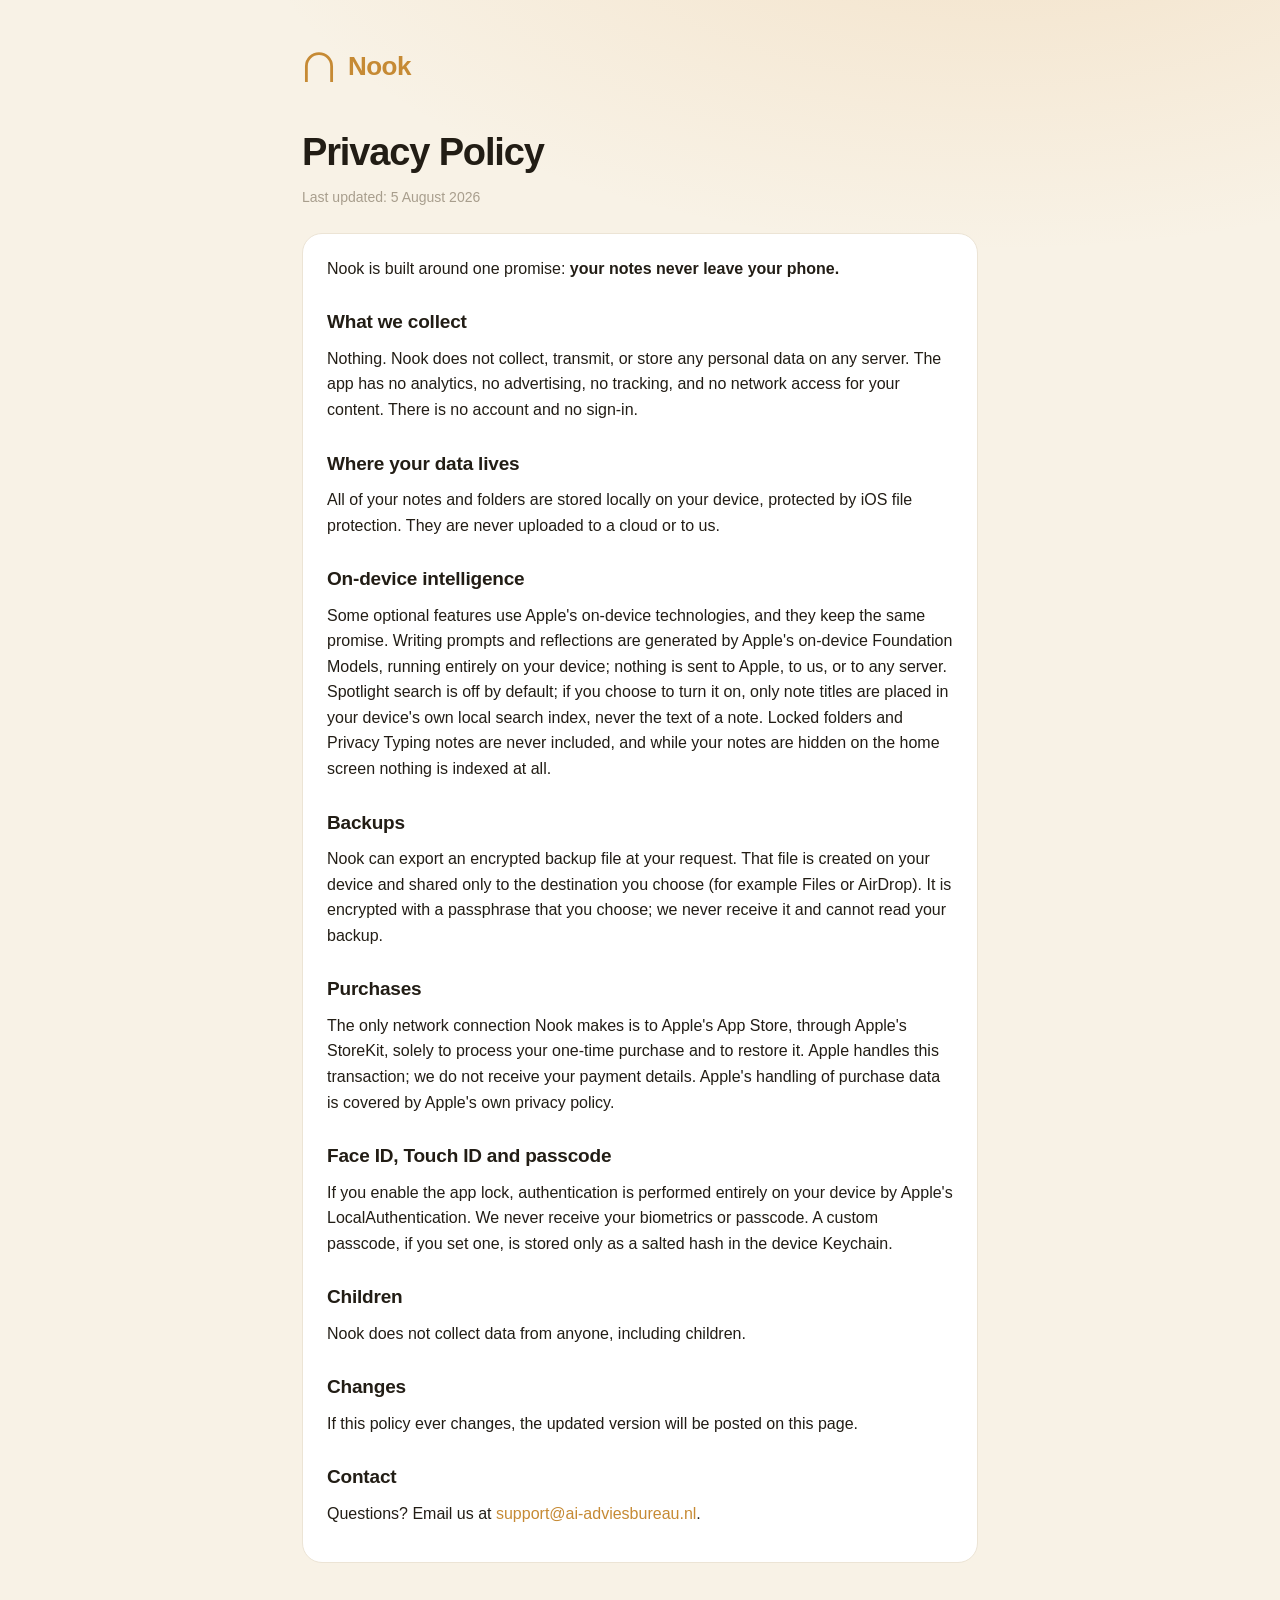
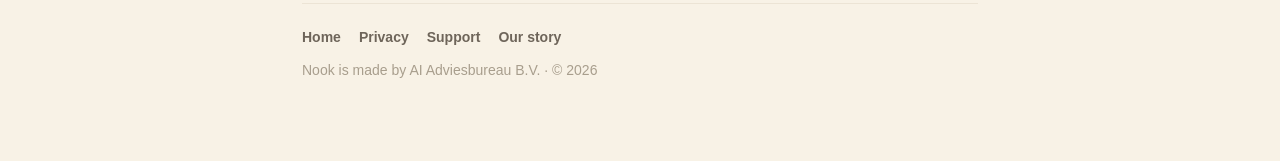
<file: privacy.html>
<!DOCTYPE html>
<html lang="en">
<head>
<meta charset="UTF-8">
<meta name="viewport" content="width=device-width, initial-scale=1">
<title>Privacy Policy for Nook</title>
<meta name="description" content="Nook collects nothing. Your notes never leave your phone.">
<link rel="icon" href="data:image/svg+xml,%3Csvg xmlns='http://www.w3.org/2000/svg' viewBox='0 0 64 64'%3E%3Cpath fill-rule='evenodd' fill='%23C68A34' d='M5.6 60 L5.6 30.4 A26.4 26.4 0 0 1 58.4 30.4 L58.4 60 L53.1 60 L53.1 30.5 A21.1 21.1 0 0 0 10.9 30.5 L10.9 60 Z'/%3E%3C/svg%3E">
<link rel="stylesheet" href="style.css">
</head>
<body>
<div class="wrap">

  <header class="brand">
    <a href="index.html" style="display:flex;align-items:center;gap:12px;">
      <svg class="mark" viewBox="0 0 64 64" aria-hidden="true">
      <path class="mark-arch" fill-rule="evenodd" d="M5.6 60 L5.6 30.4 A26.4 26.4 0 0 1 58.4 30.4 L58.4 60 L53.1 60 L53.1 30.5 A21.1 21.1 0 0 0 10.9 30.5 L10.9 60 Z"/>
    </svg>
      <h1>Nook</h1>
    </a>
  </header>

  <main>
    <h2 class="page-title">Privacy Policy</h2>
    <p class="updated">Last updated: 5 August 2026</p>

    <div class="card">
      <p>Nook is built around one promise: <strong>your notes never leave your phone.</strong></p>

      <h3>What we collect</h3>
      <p>Nothing. Nook does not collect, transmit, or store any personal data on any server. The app has no analytics, no advertising, no tracking, and no network access for your content. There is no account and no sign-in.</p>

      <h3>Where your data lives</h3>
      <p>All of your notes and folders are stored locally on your device, protected by iOS file protection. They are never uploaded to a cloud or to us.</p>

      <h3>On-device intelligence</h3>
      <p>Some optional features use Apple's on-device technologies, and they keep the same promise. Writing prompts and reflections are generated by Apple's on-device Foundation Models, running entirely on your device; nothing is sent to Apple, to us, or to any server. Spotlight search is off by default; if you choose to turn it on, only note titles are placed in your device's own local search index, never the text of a note. Locked folders and Privacy Typing notes are never included, and while your notes are hidden on the home screen nothing is indexed at all.</p>

      <h3>Backups</h3>
      <p>Nook can export an encrypted backup file at your request. That file is created on your device and shared only to the destination you choose (for example Files or AirDrop). It is encrypted with a passphrase that you choose; we never receive it and cannot read your backup.</p>

      <h3>Purchases</h3>
      <p>The only network connection Nook makes is to Apple's App Store, through Apple's StoreKit, solely to process your one-time purchase and to restore it. Apple handles this transaction; we do not receive your payment details. Apple's handling of purchase data is covered by Apple's own privacy policy.</p>

      <h3>Face ID, Touch ID and passcode</h3>
      <p>If you enable the app lock, authentication is performed entirely on your device by Apple's LocalAuthentication. We never receive your biometrics or passcode. A custom passcode, if you set one, is stored only as a salted hash in the device Keychain.</p>

      <h3>Children</h3>
      <p>Nook does not collect data from anyone, including children.</p>

      <h3>Changes</h3>
      <p>If this policy ever changes, the updated version will be posted on this page.</p>

      <h3>Contact</h3>
      <p>Questions? Email us at <a href="mailto:support@ai-adviesbureau.nl">support@ai-adviesbureau.nl</a>.</p>
    </div>
  </main>

  <footer>
    <div class="links">
      <a href="index.html">Home</a>
      <a href="privacy.html">Privacy</a>
      <a href="support.html">Support</a>
      <a href="story.html">Our story</a>
    </div>
    <div>Nook is made by AI Adviesbureau B.V. · &copy; 2026</div>
  </footer>

</div>
</body>
</html>
</file>
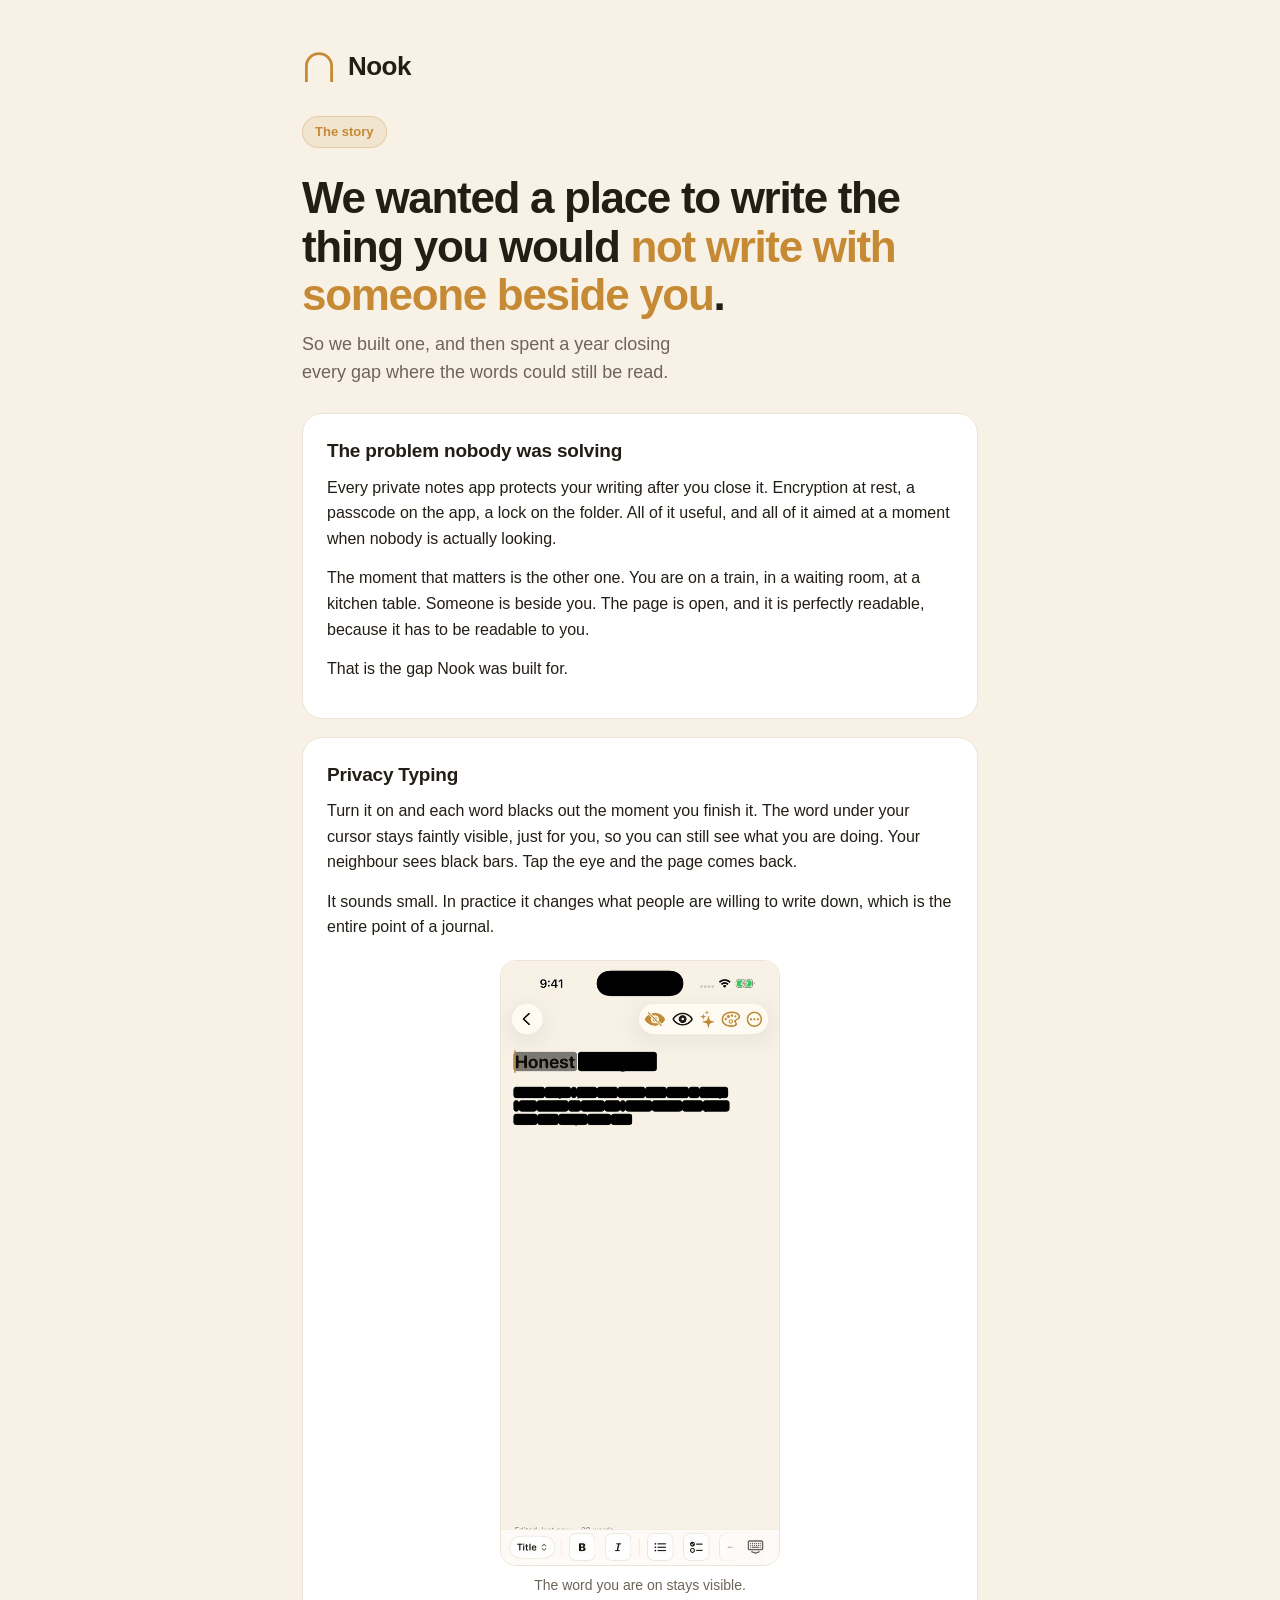
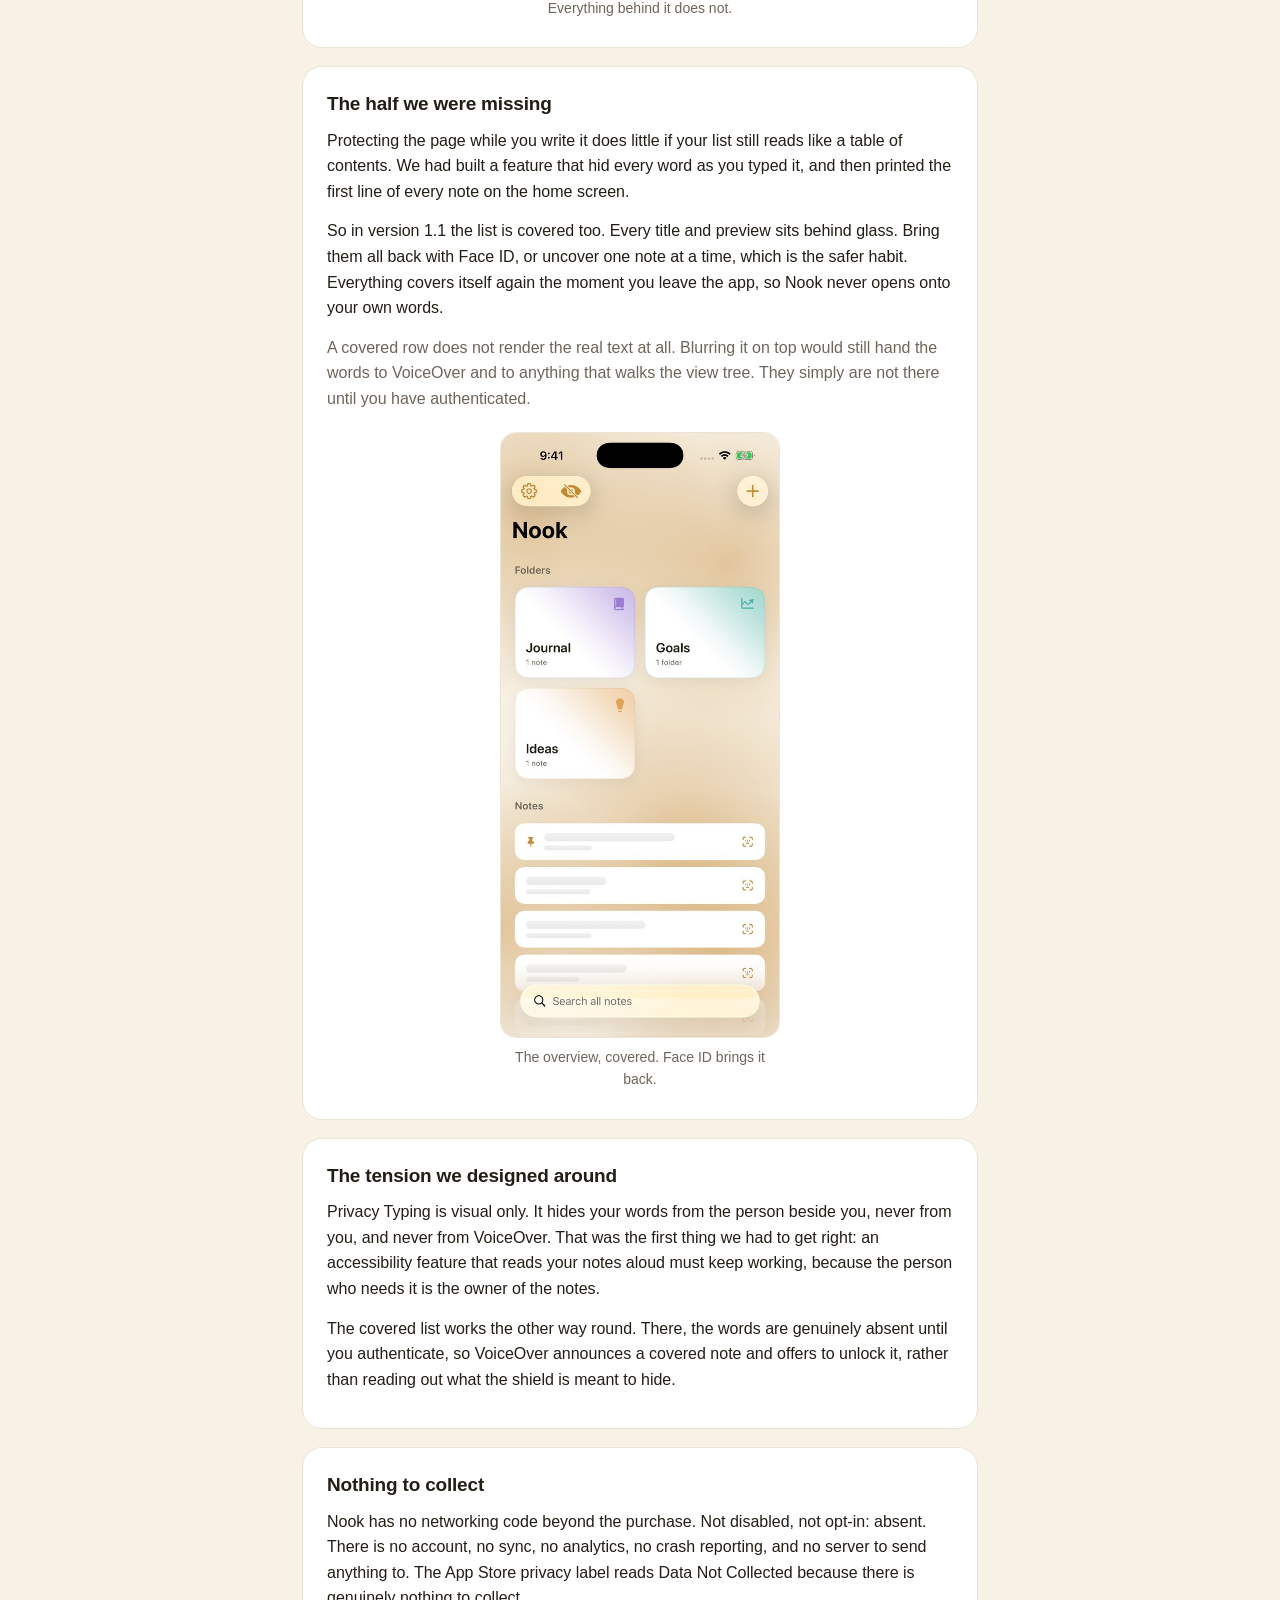
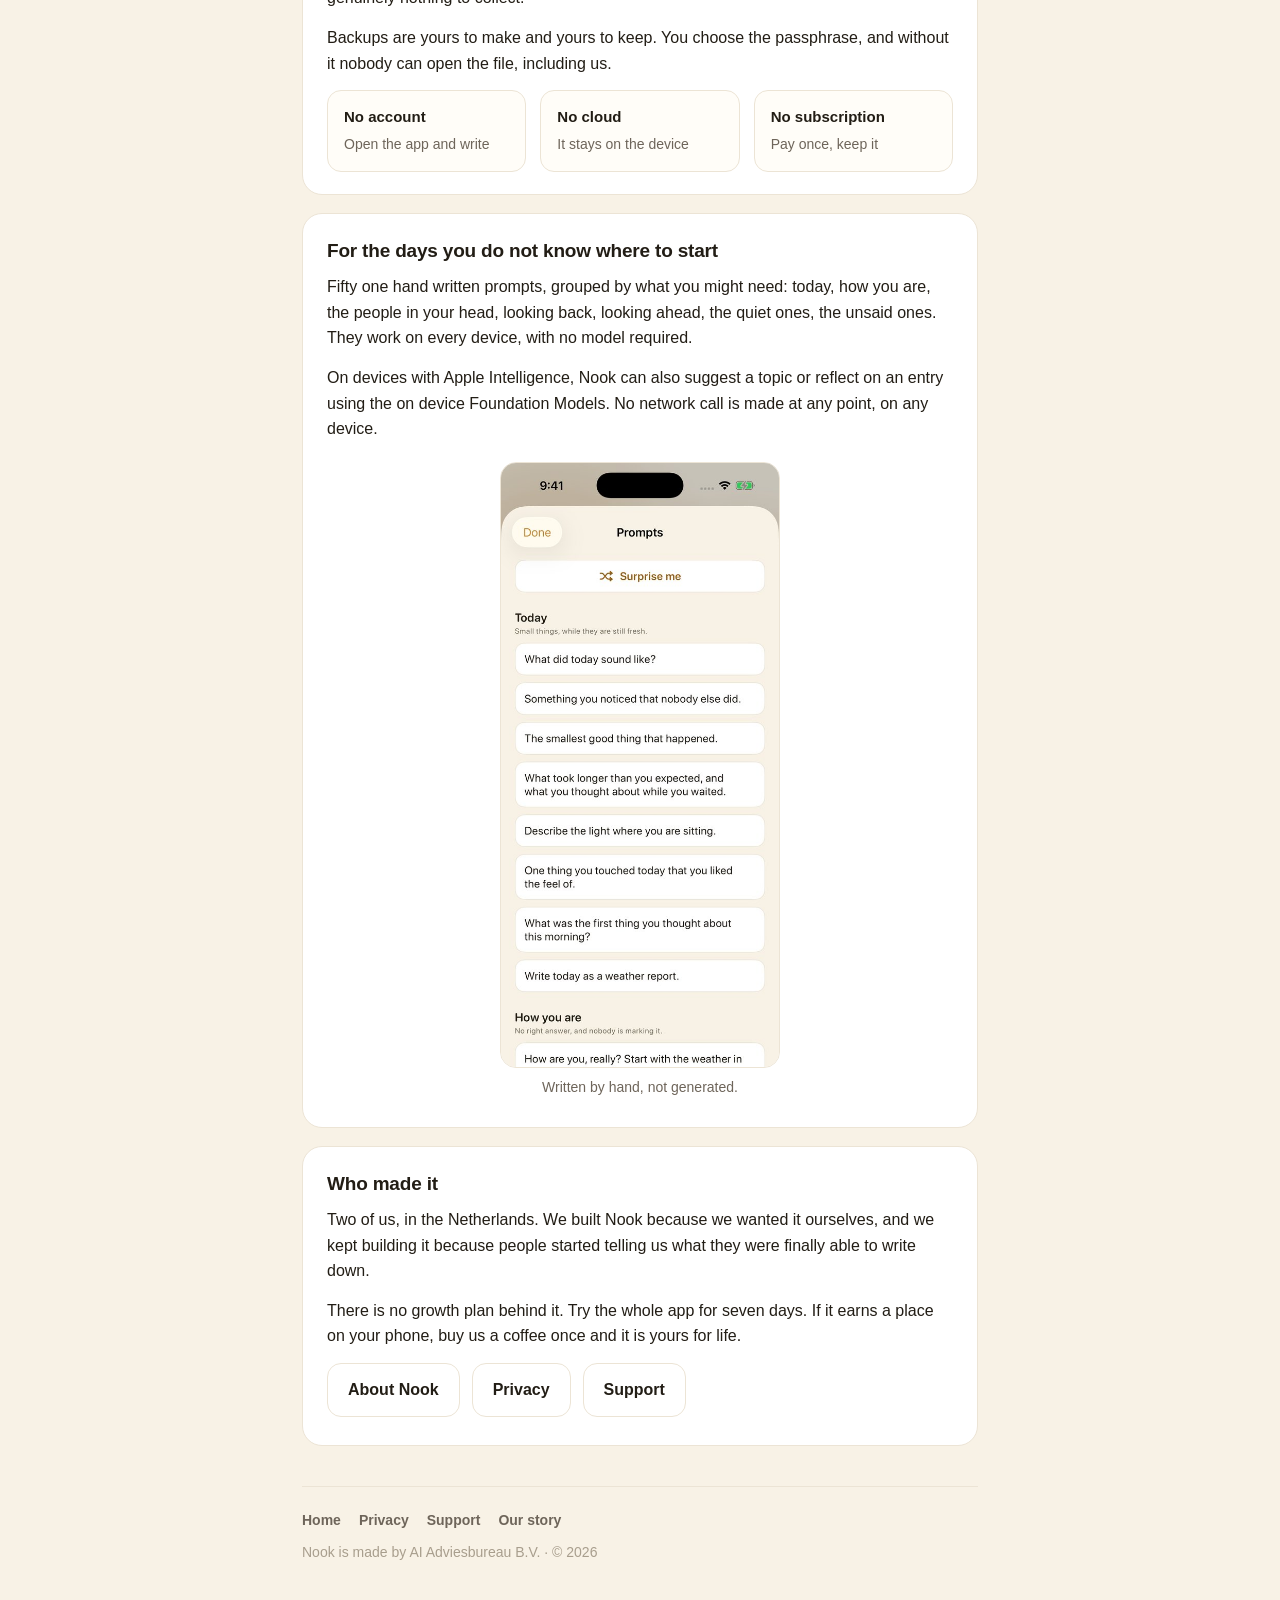
<file: story.html>
<!DOCTYPE html>
<html lang="en">
<head>
<meta charset="UTF-8">
<meta name="viewport" content="width=device-width, initial-scale=1">
<title>The story behind Nook</title>
<meta name="description" content="Why we built a notes app that protects your writing in the two moments someone is close enough to read it: while you type, and while you browse.">
<link rel="icon" href="data:image/svg+xml,%3Csvg xmlns='http://www.w3.org/2000/svg' viewBox='0 0 64 64'%3E%3Cpath fill-rule='evenodd' fill='%23C68A34' d='M5.6 60 L5.6 30.4 A26.4 26.4 0 0 1 58.4 30.4 L58.4 60 L53.1 60 L53.1 30.5 A21.1 21.1 0 0 0 10.9 30.5 L10.9 60 Z'/%3E%3C/svg%3E">
<link rel="stylesheet" href="style.css">
</head>
<body>
<div class="wrap">

  <header class="brand">
    <svg class="mark" viewBox="0 0 64 64" aria-hidden="true">
      <path class="mark-arch" fill-rule="evenodd" d="M5.6 60 L5.6 30.4 A26.4 26.4 0 0 1 58.4 30.4 L58.4 60 L53.1 60 L53.1 30.5 A21.1 21.1 0 0 0 10.9 30.5 L10.9 60 Z"/>
    </svg>
    <h1>Nook</h1>
  </header>

  <main>
    <section class="hero">
      <span class="pill">The story</span>
      <h2>We wanted a place to write the thing you would <span class="accent">not write with someone beside you</span>.</h2>
      <p class="lead">So we built one, and then spent a year closing every gap where the words could still be read.</p>
    </section>

    <section class="card">
      <h3>The problem nobody was solving</h3>
      <p>Every private notes app protects your writing after you close it. Encryption at rest, a passcode on the app, a lock on the folder. All of it useful, and all of it aimed at a moment when nobody is actually looking.</p>
      <p>The moment that matters is the other one. You are on a train, in a waiting room, at a kitchen table. Someone is beside you. The page is open, and it is perfectly readable, because it has to be readable to you.</p>
      <p>That is the gap Nook was built for.</p>
    </section>

    <section class="card">
      <h3>Privacy Typing</h3>
      <p>Turn it on and each word blacks out the moment you finish it. The word under your cursor stays faintly visible, just for you, so you can still see what you are doing. Your neighbour sees black bars. Tap the eye and the page comes back.</p>
      <p>It sounds small. In practice it changes what people are willing to write down, which is the entire point of a journal.</p>
      <div class="shots">
        <figure>
          <img src="img/privacy-typing.jpg" alt="A note in Nook with every word blacked out except the word being typed.">
          <figcaption>The word you are on stays visible. Everything behind it does not.</figcaption>
        </figure>
      </div>
    </section>

    <section class="card">
      <h3>The half we were missing</h3>
      <p>Protecting the page while you write it does little if your list still reads like a table of contents. We had built a feature that hid every word as you typed it, and then printed the first line of every note on the home screen.</p>
      <p>So in version 1.1 the list is covered too. Every title and preview sits behind glass. Bring them all back with Face ID, or uncover one note at a time, which is the safer habit. Everything covers itself again the moment you leave the app, so Nook never opens onto your own words.</p>
      <p class="quiet">A covered row does not render the real text at all. Blurring it on top would still hand the words to VoiceOver and to anything that walks the view tree. They simply are not there until you have authenticated.</p>
      <div class="shots">
        <figure>
          <img src="img/hidden.jpg" alt="The Nook home screen with every note title and preview covered by frosted bars.">
          <figcaption>The overview, covered. Face ID brings it back.</figcaption>
        </figure>
      </div>
    </section>

    <section class="card">
      <h3>The tension we designed around</h3>
      <p>Privacy Typing is visual only. It hides your words from the person beside you, never from you, and never from VoiceOver. That was the first thing we had to get right: an accessibility feature that reads your notes aloud must keep working, because the person who needs it is the owner of the notes.</p>
      <p>The covered list works the other way round. There, the words are genuinely absent until you authenticate, so VoiceOver announces a covered note and offers to unlock it, rather than reading out what the shield is meant to hide.</p>
    </section>

    <section class="card">
      <h3>Nothing to collect</h3>
      <p>Nook has no networking code beyond the purchase. Not disabled, not opt-in: absent. There is no account, no sync, no analytics, no crash reporting, and no server to send anything to. The App Store privacy label reads Data Not Collected because there is genuinely nothing to collect.</p>
      <p>Backups are yours to make and yours to keep. You choose the passphrase, and without it nobody can open the file, including us.</p>
      <div class="facts">
        <div class="fact"><b>No account</b><span>Open the app and write</span></div>
        <div class="fact"><b>No cloud</b><span>It stays on the device</span></div>
        <div class="fact"><b>No subscription</b><span>Pay once, keep it</span></div>
      </div>
    </section>

    <section class="card">
      <h3>For the days you do not know where to start</h3>
      <p>Fifty one hand written prompts, grouped by what you might need: today, how you are, the people in your head, looking back, looking ahead, the quiet ones, the unsaid ones. They work on every device, with no model required.</p>
      <p>On devices with Apple Intelligence, Nook can also suggest a topic or reflect on an entry using the on device Foundation Models. No network call is made at any point, on any device.</p>
      <div class="shots">
        <figure>
          <img src="img/prompts.jpg" alt="The prompt library in Nook, showing prompts grouped by theme.">
          <figcaption>Written by hand, not generated.</figcaption>
        </figure>
      </div>
    </section>

    <section class="card">
      <h3>Who made it</h3>
      <p>Two of us, in the Netherlands. We built Nook because we wanted it ourselves, and we kept building it because people started telling us what they were finally able to write down.</p>
      <p>There is no growth plan behind it. Try the whole app for seven days. If it earns a place on your phone, buy us a coffee once and it is yours for life.</p>
      <div class="actions">
        <a class="btn ghost" href="index.html">About Nook</a>
        <a class="btn ghost" href="privacy.html">Privacy</a>
        <a class="btn ghost" href="support.html">Support</a>
      </div>
    </section>
  </main>

  <footer>
    <div class="links">
      <a href="index.html">Home</a>
      <a href="privacy.html">Privacy</a>
      <a href="support.html">Support</a>
      <a href="story.html">Our story</a>
    </div>
    <div>Nook is made by AI Adviesbureau B.V. &middot; &copy; 2026</div>
  </footer>

</div>
</body>
</html>
</file>
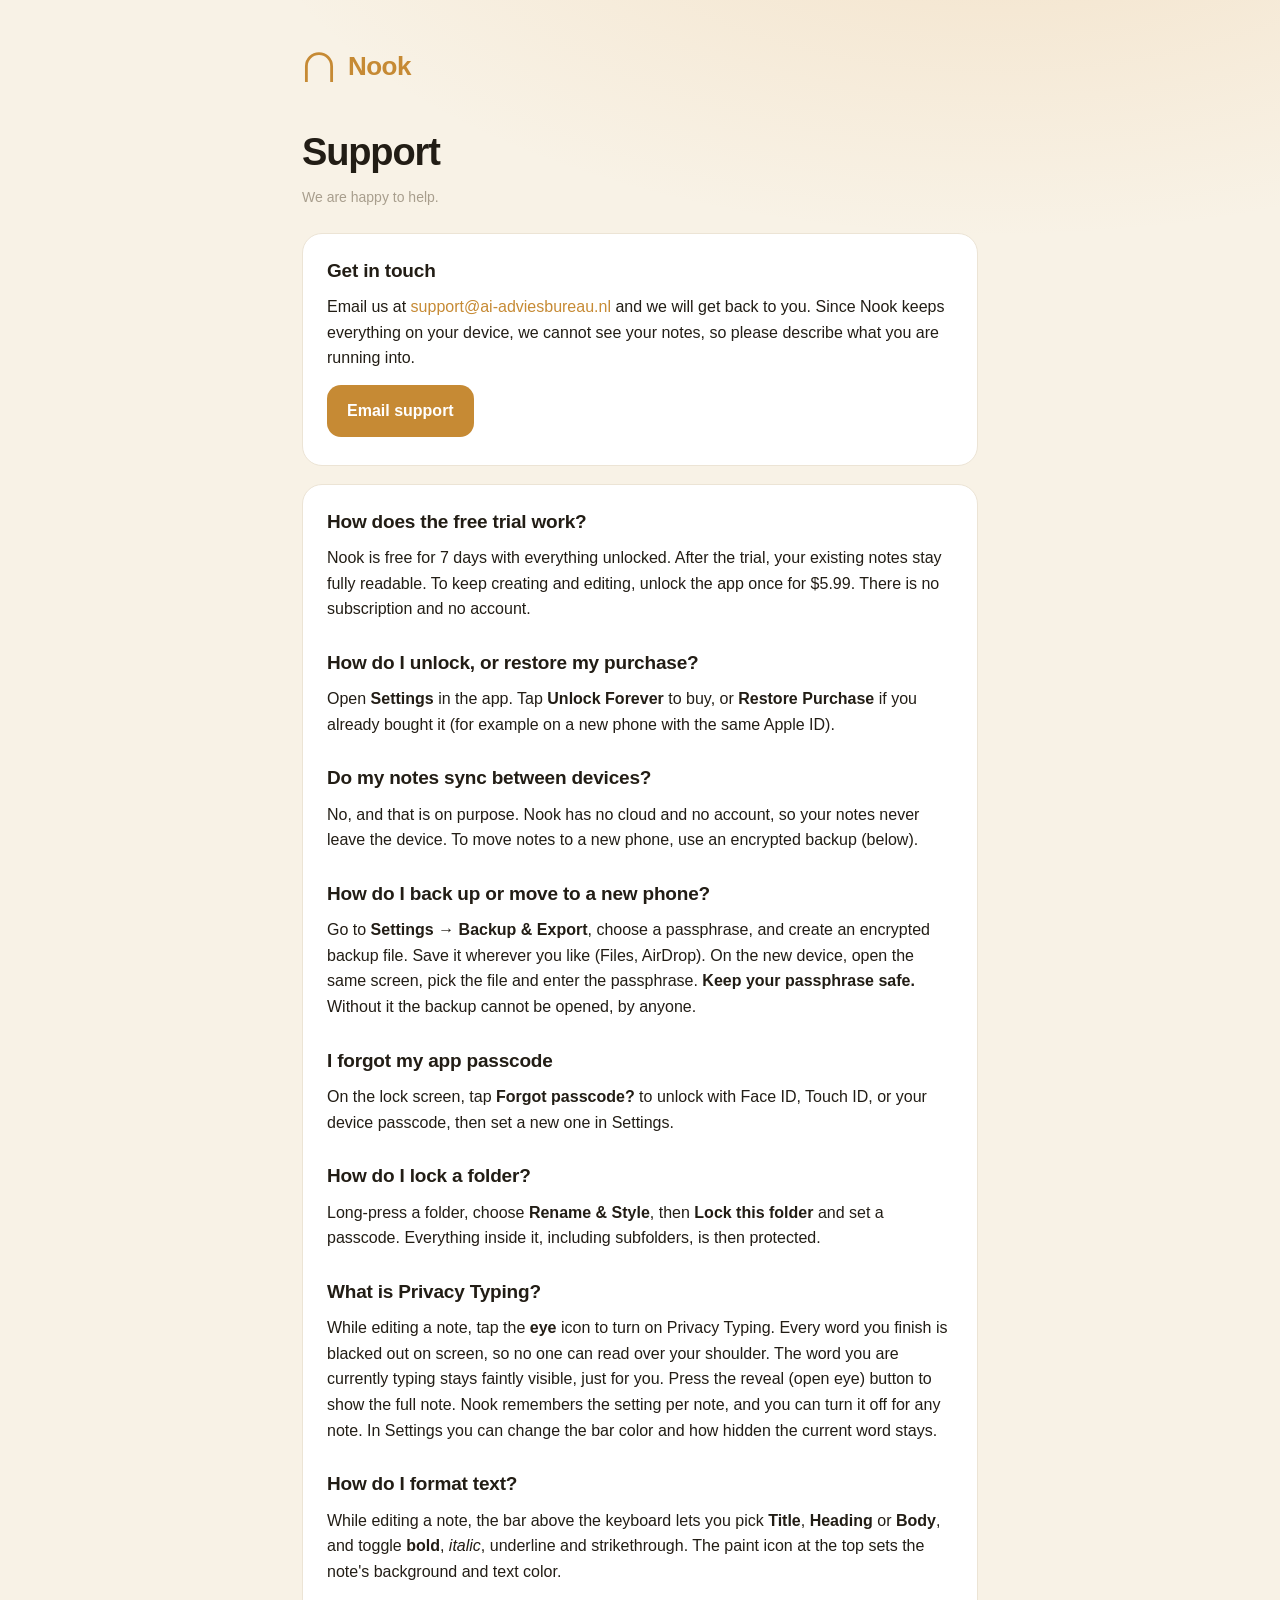
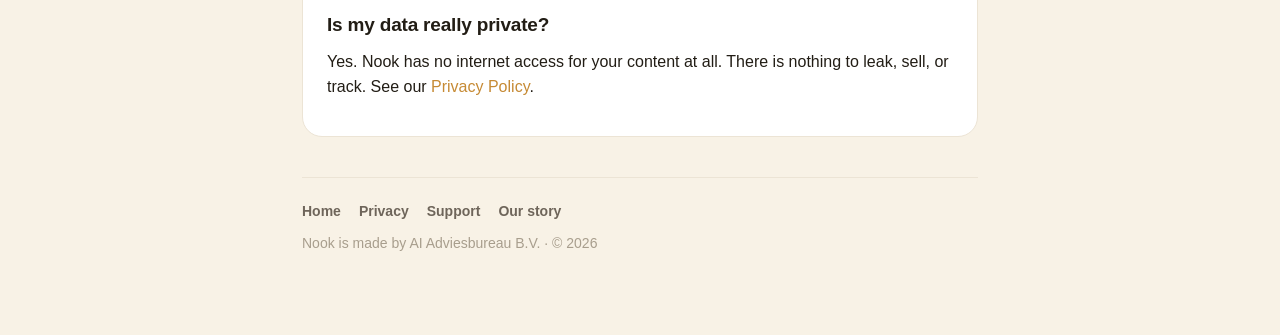
<file: support.html>
<!DOCTYPE html>
<html lang="en">
<head>
<meta charset="UTF-8">
<meta name="viewport" content="width=device-width, initial-scale=1">
<title>Support for Nook</title>
<meta name="description" content="Help and answers for Nook, the private notes app.">
<link rel="icon" href="data:image/svg+xml,%3Csvg xmlns='http://www.w3.org/2000/svg' viewBox='0 0 64 64'%3E%3Cpath fill-rule='evenodd' fill='%23C68A34' d='M5.6 60 L5.6 30.4 A26.4 26.4 0 0 1 58.4 30.4 L58.4 60 L53.1 60 L53.1 30.5 A21.1 21.1 0 0 0 10.9 30.5 L10.9 60 Z'/%3E%3C/svg%3E">
<link rel="stylesheet" href="style.css">
</head>
<body>
<div class="wrap">

  <header class="brand">
    <a href="index.html" style="display:flex;align-items:center;gap:12px;">
      <svg class="mark" viewBox="0 0 64 64" aria-hidden="true">
      <path class="mark-arch" fill-rule="evenodd" d="M5.6 60 L5.6 30.4 A26.4 26.4 0 0 1 58.4 30.4 L58.4 60 L53.1 60 L53.1 30.5 A21.1 21.1 0 0 0 10.9 30.5 L10.9 60 Z"/>
    </svg>
      <h1>Nook</h1>
    </a>
  </header>

  <main>
    <h2 class="page-title">Support</h2>
    <p class="updated">We are happy to help.</p>

    <div class="card">
      <h3>Get in touch</h3>
      <p>Email us at <a href="mailto:support@ai-adviesbureau.nl">support@ai-adviesbureau.nl</a> and we will get back to you. Since Nook keeps everything on your device, we cannot see your notes, so please describe what you are running into.</p>
      <div class="actions">
        <a class="btn primary" href="mailto:support@ai-adviesbureau.nl">Email support</a>
      </div>
    </div>

    <div class="card">
      <h3>How does the free trial work?</h3>
      <p>Nook is free for 7 days with everything unlocked. After the trial, your existing notes stay fully readable. To keep creating and editing, unlock the app once for $5.99. There is no subscription and no account.</p>

      <h3>How do I unlock, or restore my purchase?</h3>
      <p>Open <strong>Settings</strong> in the app. Tap <strong>Unlock Forever</strong> to buy, or <strong>Restore Purchase</strong> if you already bought it (for example on a new phone with the same Apple ID).</p>

      <h3>Do my notes sync between devices?</h3>
      <p>No, and that is on purpose. Nook has no cloud and no account, so your notes never leave the device. To move notes to a new phone, use an encrypted backup (below).</p>

      <h3>How do I back up or move to a new phone?</h3>
      <p>Go to <strong>Settings → Backup &amp; Export</strong>, choose a passphrase, and create an encrypted backup file. Save it wherever you like (Files, AirDrop). On the new device, open the same screen, pick the file and enter the passphrase. <strong>Keep your passphrase safe.</strong> Without it the backup cannot be opened, by anyone.</p>

      <h3>I forgot my app passcode</h3>
      <p>On the lock screen, tap <strong>Forgot passcode?</strong> to unlock with Face ID, Touch ID, or your device passcode, then set a new one in Settings.</p>

      <h3>How do I lock a folder?</h3>
      <p>Long-press a folder, choose <strong>Rename &amp; Style</strong>, then <strong>Lock this folder</strong> and set a passcode. Everything inside it, including subfolders, is then protected.</p>

      <h3>What is Privacy Typing?</h3>
      <p>While editing a note, tap the <strong>eye</strong> icon to turn on Privacy Typing. Every word you finish is blacked out on screen, so no one can read over your shoulder. The word you are currently typing stays faintly visible, just for you. Press the reveal (open eye) button to show the full note. Nook remembers the setting per note, and you can turn it off for any note. In Settings you can change the bar color and how hidden the current word stays.</p>

      <h3>How do I format text?</h3>
      <p>While editing a note, the bar above the keyboard lets you pick <strong>Title</strong>, <strong>Heading</strong> or <strong>Body</strong>, and toggle <strong>bold</strong>, <em>italic</em>, underline and strikethrough. The paint icon at the top sets the note's background and text color.</p>

      <h3>Is my data really private?</h3>
      <p>Yes. Nook has no internet access for your content at all. There is nothing to leak, sell, or track. See our <a href="privacy.html">Privacy Policy</a>.</p>
    </div>
  </main>

  <footer>
    <div class="links">
      <a href="index.html">Home</a>
      <a href="privacy.html">Privacy</a>
      <a href="support.html">Support</a>
      <a href="story.html">Our story</a>
    </div>
    <div>Nook is made by AI Adviesbureau B.V. · &copy; 2026</div>
  </footer>

</div>
</body>
</html>
</file>
<file: style.css>
/* Nook brand styles: warm honey, the arch, light + dark */

:root {
  --bg: #F8F2E6;
  --surface: #FFFFFF;
  --surface-2: #FFFDF8;
  --text: #221D15;
  --muted: #6E655A;
  --faint: #A89E8D;
  --accent: #C68A34;
  --accent-soft: #E7C58A;
  --line: #ECE4D5;
  --glow: rgba(224, 164, 88, 0.22);
}

@media (prefers-color-scheme: dark) {
  :root {
    --bg: #0E0E10;
    --surface: #1A1A1D;
    --surface-2: #212126;
    --text: #F3F2EF;
    --muted: #9A9AA1;
    --faint: #6A6A70;
    --accent: #E0A458;
    --accent-soft: #F0C886;
    --line: #2B2B30;
    --glow: rgba(224, 164, 88, 0.16);
  }
}

* { box-sizing: border-box; }

html { -webkit-text-size-adjust: 100%; }

body {
  margin: 0;
  font-family: ui-rounded, "SF Pro Rounded", -apple-system, BlinkMacSystemFont,
    "Segoe UI", Roboto, Helvetica, Arial, sans-serif;
  color: var(--text);
  background:
    radial-gradient(1100px 560px at 78% -8%, var(--glow), transparent 70%),
    var(--bg);
  line-height: 1.6;
  -webkit-font-smoothing: antialiased;
}

.wrap {
  max-width: 720px;
  margin: 0 auto;
  padding: 28px 22px 80px;
}

/* Header */
.brand {
  display: flex;
  align-items: center;
  gap: 12px;
  padding: 18px 0 28px;
}
.brand .mark { width: 34px; height: 34px; }
.brand h1 {
  font-size: 26px;
  font-weight: 700;
  margin: 0;
  letter-spacing: -0.02em;
}
/* The arch, same proportions as the app icon: 0.944 wide for its height,
   with a frame 0.096 of the height. Drawn as one evenodd path so the alcove
   is a real hole and the page background shows through it. */
.mark-arch { fill: var(--accent); }

/* Hero */
.hero h2 {
  font-size: clamp(30px, 6vw, 44px);
  line-height: 1.1;
  letter-spacing: -0.03em;
  margin: 8px 0 10px;
}
.hero p.lead {
  font-size: 18px;
  color: var(--muted);
  margin: 0 0 26px;
  max-width: 38ch;
}
.accent { color: var(--accent); }

/* Cards / sections */
.card {
  background: var(--surface);
  border: 1px solid var(--line);
  border-radius: 20px;
  padding: 22px 24px;
  margin: 18px 0;
}
.page-title {
  font-size: clamp(28px, 5.5vw, 38px);
  letter-spacing: -0.03em;
  margin: 6px 0 4px;
}
.updated { color: var(--faint); font-size: 14px; margin: 0 0 24px; }

h3 {
  font-size: 19px;
  margin: 26px 0 8px;
  letter-spacing: -0.01em;
}
.card h3:first-child { margin-top: 0; }
p { margin: 0 0 14px; }
a { color: var(--accent); text-decoration: none; }
a:hover { text-decoration: underline; }
strong { font-weight: 700; }

ul.clean { list-style: none; padding: 0; margin: 8px 0; }
ul.clean li {
  position: relative;
  padding: 6px 0 6px 28px;
  color: var(--text);
}
ul.clean li::before {
  content: "";
  position: absolute;
  left: 4px; top: 15px;
  width: 8px; height: 8px;
  border-radius: 50%;
  background: var(--accent);
}

/* Buttons / nav */
.actions { display: flex; flex-wrap: wrap; gap: 12px; margin: 8px 0 6px; }
.btn {
  display: inline-flex;
  align-items: center;
  gap: 8px;
  padding: 13px 20px;
  border-radius: 14px;
  font-weight: 600;
  font-size: 16px;
}
.btn.primary { background: var(--accent); color: #fff; }
.btn.primary:hover { text-decoration: none; opacity: 0.92; }
.btn.ghost { background: var(--surface); border: 1px solid var(--line); color: var(--text); }
.btn.ghost:hover { text-decoration: none; border-color: var(--accent); }

.pill {
  display: inline-block;
  font-size: 13px;
  font-weight: 600;
  color: var(--accent);
  background: rgba(198, 138, 52, 0.12);
  border: 1px solid rgba(198, 138, 52, 0.28);
  padding: 5px 12px;
  border-radius: 999px;
  margin-bottom: 18px;
}

/* Footer */
footer {
  margin-top: 40px;
  padding-top: 22px;
  border-top: 1px solid var(--line);
  color: var(--faint);
  font-size: 14px;
}
footer .links { display: flex; gap: 18px; flex-wrap: wrap; margin-bottom: 10px; }
footer .links a { color: var(--muted); font-weight: 600; }


/* Story page */
.shots {
  display: flex;
  flex-wrap: wrap;
  justify-content: center;
  gap: 18px;
  margin: 20px 0 6px;
}
/* Kept to phone size on purpose: at full width one slide swallows a whole
   screen and the writing stops being the thing you are reading. */
.shots figure { margin: 0; max-width: 280px; flex: 1 1 240px; }
.shots img {
  width: 100%;
  height: auto;
  display: block;
  border-radius: 16px;
  border: 1px solid var(--line);
}
.shots figcaption {
  color: var(--muted);
  font-size: 14px;
  margin-top: 8px;
  text-align: center;
}
.quiet { color: var(--muted); }
.facts { display: grid; grid-template-columns: repeat(auto-fit, minmax(160px, 1fr)); gap: 14px; margin: 6px 0 0; }
.fact { background: var(--surface-2); border: 1px solid var(--line); border-radius: 14px; padding: 14px 16px; }
.fact b { display: block; font-size: 15px; margin-bottom: 2px; }
.fact span { color: var(--muted); font-size: 14px; }
</file>
<file: site.css>
/* Nook marketing site.
   Loaded after style.css, which owns the colour tokens and the base type, so
   the legal pages and this one can never drift apart. Everything here is the
   marketing layer: nav, hero, feature rows, grid, pricing, FAQ, footer. */

/* ---------------------------------------------------------------- layout */

/* The tilted device shots and the radial glow behind the hero deliberately
   reach past their boxes. That is decoration, but the browser still counts it
   as scrollable width, so on a phone the page could be dragged sideways and
   the menu button sat off screen. `clip` trims it without the side effect
   `overflow: hidden` has here, which is to kill the sticky nav. */
html, body { overflow-x: clip; }

.site .wrap { max-width: 1120px; padding: 0 24px; }
.section { padding: 92px 0; }
.section.tight { padding: 64px 0; }
.section.alt { background: var(--surface); border-block: 1px solid var(--line); }
.eyebrow {
  display: inline-block;
  font-size: 13px; font-weight: 700; letter-spacing: 0.08em;
  text-transform: uppercase; color: var(--accent);
  margin: 0 0 14px;
}
.section h2 {
  font-size: clamp(30px, 4.6vw, 46px);
  line-height: 1.08; letter-spacing: -0.03em; margin: 0 0 14px;
}
.section p.lede {
  font-size: clamp(17px, 1.6vw, 20px);
  color: var(--muted); max-width: 60ch; margin: 0 0 8px;
}
.center { text-align: center; }
.center .lede { margin-inline: auto; }

/* ------------------------------------------------------------------- nav */

.nav {
  position: sticky; top: 0; z-index: 60;
  background: color-mix(in srgb, var(--bg) 86%, transparent);
  backdrop-filter: saturate(180%) blur(18px);
  -webkit-backdrop-filter: saturate(180%) blur(18px);
  border-bottom: 1px solid var(--line);
}
.nav-inner {
  max-width: 1120px; margin: 0 auto; padding: 0 24px;
  display: flex; align-items: center; gap: 10px; height: 66px;
}
.nav .logo { display: flex; align-items: center; gap: 10px; font-weight: 700; font-size: 19px; color: var(--text); }
.nav .logo:hover { text-decoration: none; }
.nav .logo .mark { width: 26px; height: 26px; }
.nav-spacer { flex: 1; }
.nav-links { display: flex; align-items: center; gap: 4px; }
.nav-links > li { list-style: none; position: relative; }
.nav-link {
  display: inline-flex; align-items: center; gap: 6px;
  padding: 9px 13px; border-radius: 11px;
  font-size: 15px; font-weight: 600; color: var(--text);
  background: none; border: 0; cursor: pointer; font-family: inherit;
}
.nav-link:hover { background: var(--surface-2); text-decoration: none; }
.nav-link .chev { width: 9px; height: 9px; border-right: 2px solid var(--faint); border-bottom: 2px solid var(--faint);
  transform: rotate(45deg) translate(-1px, -1px); transition: transform .18s ease; }
.nav-link[aria-expanded="true"] .chev { transform: rotate(-135deg) translate(-2px, -2px); }

/* --------------------------------------------------------- the mega menu */

.mega {
  position: absolute; top: calc(100% + 10px); left: 50%; transform: translateX(-50%) translateY(-6px);
  width: min(760px, calc(100vw - 40px));
  background: var(--surface); border: 1px solid var(--line);
  border-radius: 20px; padding: 20px;
  box-shadow: 0 24px 60px rgba(0,0,0,.16), 0 2px 8px rgba(0,0,0,.06);
  opacity: 0; visibility: hidden; pointer-events: none;
  transition: opacity .18s ease, transform .18s ease, visibility .18s;
}
.nav-links > li:hover .mega,
.nav-links > li:focus-within .mega,
.mega[data-open="true"] { opacity: 1; visibility: visible; pointer-events: auto; transform: translateX(-50%) translateY(0); }
.mega-grid { display: grid; grid-template-columns: repeat(2, 1fr); gap: 6px; }
.mega-item {
  display: flex; gap: 13px; align-items: flex-start;
  padding: 13px; border-radius: 14px; color: var(--text);
}
.mega-item:hover { background: var(--surface-2); text-decoration: none; }
.mega-item .ico {
  flex: 0 0 38px; height: 38px; border-radius: 11px;
  display: grid; place-items: center;
  background: rgba(198,138,52,.13); color: var(--accent);
  font-size: 18px;
}
.mega-item b { display: block; font-size: 15px; margin-bottom: 2px; }
.mega-item span { color: var(--muted); font-size: 13.5px; line-height: 1.45; }
.mega-foot {
  margin-top: 14px; padding-top: 14px; border-top: 1px solid var(--line);
  display: flex; align-items: center; justify-content: space-between; gap: 12px;
  color: var(--muted); font-size: 14px;
}

/* language switch */
.lang { display: flex; gap: 2px; background: var(--surface-2); border: 1px solid var(--line); border-radius: 11px; padding: 3px; }
.lang a { padding: 5px 9px; border-radius: 8px; font-size: 13px; font-weight: 700; color: var(--muted); }
.lang a:hover { text-decoration: none; color: var(--text); }
.lang a[aria-current="true"] { background: var(--accent); color: #fff; }

/* mobile */
.nav-toggle { display: none; }
@media (max-width: 900px) {
  .nav-toggle {
    display: inline-flex; align-items: center; justify-content: center;
    width: 40px; height: 40px; border-radius: 11px;
    border: 1px solid var(--line); background: var(--surface); cursor: pointer;
  }
  .nav-toggle span { display: block; width: 17px; height: 2px; background: var(--text); position: relative; }
  .nav-toggle span::before, .nav-toggle span::after {
    content: ""; position: absolute; left: 0; width: 17px; height: 2px; background: var(--text);
  }
  .nav-toggle span::before { top: -5px; } .nav-toggle span::after { top: 5px; }
  .nav-links {
    position: absolute; top: 66px; left: 0; right: 0;
    flex-direction: column; align-items: stretch; gap: 0;
    background: var(--bg); border-bottom: 1px solid var(--line);
    padding: 10px 16px 18px; display: none;
  }
  .nav-links[data-open="true"] { display: flex; }
  .mega { position: static; transform: none; width: auto; box-shadow: none; border: 0; padding: 4px 0 10px;
    opacity: 1; visibility: visible; pointer-events: auto; background: none; }
  .mega-grid { grid-template-columns: 1fr; }
  .mega-foot { display: none; }
}

/* ------------------------------------------------------------------ hero */

.hero-wrap { padding: 74px 0 20px; }
.hero-grid { display: grid; grid-template-columns: 1.05fr .95fr; gap: 40px; align-items: center; }
.hero-grid h1 {
  font-size: clamp(38px, 5.6vw, 64px);
  line-height: 1.03; letter-spacing: -0.035em; margin: 12px 0 16px;
}
.hero-grid p.lede { font-size: clamp(17px, 1.7vw, 21px); }
.badges { display: flex; flex-wrap: wrap; gap: 12px; align-items: center; margin: 26px 0 14px; }
.trust { display: flex; flex-wrap: wrap; gap: 18px; color: var(--faint); font-size: 14.5px; font-weight: 600; }
.trust span { display: inline-flex; align-items: center; gap: 7px; }
.trust span::before { content: ""; width: 6px; height: 6px; border-radius: 50%; background: var(--accent); }
@media (max-width: 900px) { .hero-grid { grid-template-columns: 1fr; } }

/* App Store badge, drawn rather than fetched: no third-party request. */
.appstore {
  display: inline-flex; align-items: center; gap: 11px;
  padding: 12px 20px 12px 16px; border-radius: 14px;
  background: var(--text); color: var(--bg); font-weight: 600;
}
.appstore:hover { text-decoration: none; opacity: .9; }
.appstore .glyph { font-size: 25px; line-height: 1; }
.appstore small { display: block; font-size: 11px; opacity: .75; font-weight: 600; letter-spacing: .02em; }
.appstore b { display: block; font-size: 17px; letter-spacing: -0.01em; }

/* --------------------------------------------------------------- devices */

.device { border-radius: 34px; display: block; width: 100%; height: auto;
  box-shadow: 0 30px 70px rgba(0,0,0,.20), 0 3px 10px rgba(0,0,0,.08);
  border: 1px solid var(--line); }
.device-pair { display: grid; grid-template-columns: 1fr 1fr; gap: 18px; align-items: start; }
.device-tilt { transform: rotate(-3deg); }
.device-tilt-r { transform: rotate(3deg); }
.hero-art { position: relative; }
/* `width: auto` with a fixed max-height is what a wide screen wants, but on a
   phone two of them side by side came out wider than the viewport. That pushed
   the whole page sideways and took the menu button off screen with it. */
.hero-grid .device-pair .device { max-height: 520px; width: auto; max-width: 100%; }
/* This override has to sit AFTER the rule above, not up in the hero block:
   same specificity, so the later one wins and the mobile rule was being
   ignored. Two phone shots at a fixed height then came out wider than the
   viewport and dragged the whole page sideways. */
@media (max-width: 900px) {
  .hero-grid .device-pair .device { max-height: none; width: 100%; }
}
.hero-art::after {
  content: ""; position: absolute; inset: -8% -12% -14%;
  background: radial-gradient(50% 50% at 50% 45%, var(--glow), transparent 72%);
  z-index: -1;
}

/* ---------------------------------------------------------- feature rows */

.row { display: grid; grid-template-columns: 1fr 1fr; gap: 56px; align-items: center; }
/* A phone screenshot is nearly 1200px tall at full width, which turned every
   feature row into its own screenful with the paragraph floating in the middle
   of it. Cap the height and the row reads as one thought again. */
.row-art .device { max-height: 560px; width: auto; max-width: 100%; margin-inline: auto; }
.section .row-art { display: flex; justify-content: center; }
.row.flip .row-art { order: -1; }
@media (max-width: 900px) { .row { grid-template-columns: 1fr; gap: 30px; } .row.flip .row-art { order: 0; } }
.row ul.clean li::before { top: 14px; }

/* ----------------------------------------------------------------- grid */

/* 300px minimum, so six tiles land as 3 + 3 rather than 4 + 2 with a hole. */
.grid { display: grid; grid-template-columns: repeat(auto-fit, minmax(300px, 1fr)); gap: 18px; margin-top: 34px; }
.tile { background: var(--surface); border: 1px solid var(--line); border-radius: 18px; padding: 22px; text-align: left; }
.tile .ico {
  width: 40px; height: 40px; border-radius: 12px; display: grid; place-items: center;
  background: rgba(198,138,52,.13); color: var(--accent); font-size: 19px; margin-bottom: 13px;
}
.tile h3 { font-size: 17px; margin: 0 0 6px; }
.tile p { color: var(--muted); font-size: 15px; margin: 0; }

/* --------------------------------------------------------------- pricing */

.price-card {
  max-width: 480px; margin: 34px auto 0; text-align: center;
  background: var(--surface); border: 1px solid var(--line);
  border-radius: 24px; padding: 34px 30px;
}
.price-card .amount { font-size: 54px; font-weight: 800; letter-spacing: -0.04em; margin: 6px 0 2px; }
.price-card .once { color: var(--accent); font-weight: 700; margin-bottom: 18px; }
.price-card ul.clean { text-align: left; max-width: 300px; margin: 18px auto 22px; }

/* ------------------------------------------------------------------- faq */

.faq { max-width: 760px; margin: 30px auto 0; }
.faq details {
  border-bottom: 1px solid var(--line); padding: 4px 0;
}
.faq summary {
  cursor: pointer; list-style: none; padding: 17px 34px 17px 0; position: relative;
  font-weight: 650; font-size: 17px;
}
.faq summary::-webkit-details-marker { display: none; }
.faq summary::after {
  content: ""; position: absolute; right: 6px; top: 50%;
  width: 9px; height: 9px; margin-top: -6px;
  border-right: 2px solid var(--faint); border-bottom: 2px solid var(--faint);
  transform: rotate(45deg); transition: transform .2s ease;
}
.faq details[open] summary::after { transform: rotate(-135deg); margin-top: -2px; }
.faq p { color: var(--muted); margin: 0 0 18px; max-width: 66ch; }

/* ------------------------------------------------------------------- cta */

.cta {
  border-radius: 28px; padding: 56px 34px; text-align: center;
  background: linear-gradient(160deg, var(--surface) 0%, var(--surface-2) 100%);
  border: 1px solid var(--line);
}
.cta h2 { margin-bottom: 10px; }

/* ---------------------------------------------------------------- footer */

.site footer { margin-top: 0; padding: 44px 0 34px; }
.foot-grid { display: grid; grid-template-columns: 1.4fr 1fr 1fr 1fr; gap: 28px; }
.foot-grid h4 { font-size: 14px; margin: 0 0 12px; color: var(--text); letter-spacing: -0.01em; }
.foot-grid ul { list-style: none; padding: 0; margin: 0; }
.foot-grid li { margin-bottom: 9px; }
.foot-grid a { color: var(--muted); font-size: 14.5px; }
.foot-bottom {
  margin-top: 32px; padding-top: 22px; border-top: 1px solid var(--line);
  display: flex; flex-wrap: wrap; gap: 14px; align-items: center; justify-content: space-between;
  color: var(--faint); font-size: 14px;
}
@media (max-width: 760px) { .foot-grid { grid-template-columns: 1fr 1fr; } }

@media (prefers-reduced-motion: reduce) {
  * { animation: none !important; transition: none !important; }
}
</file>
